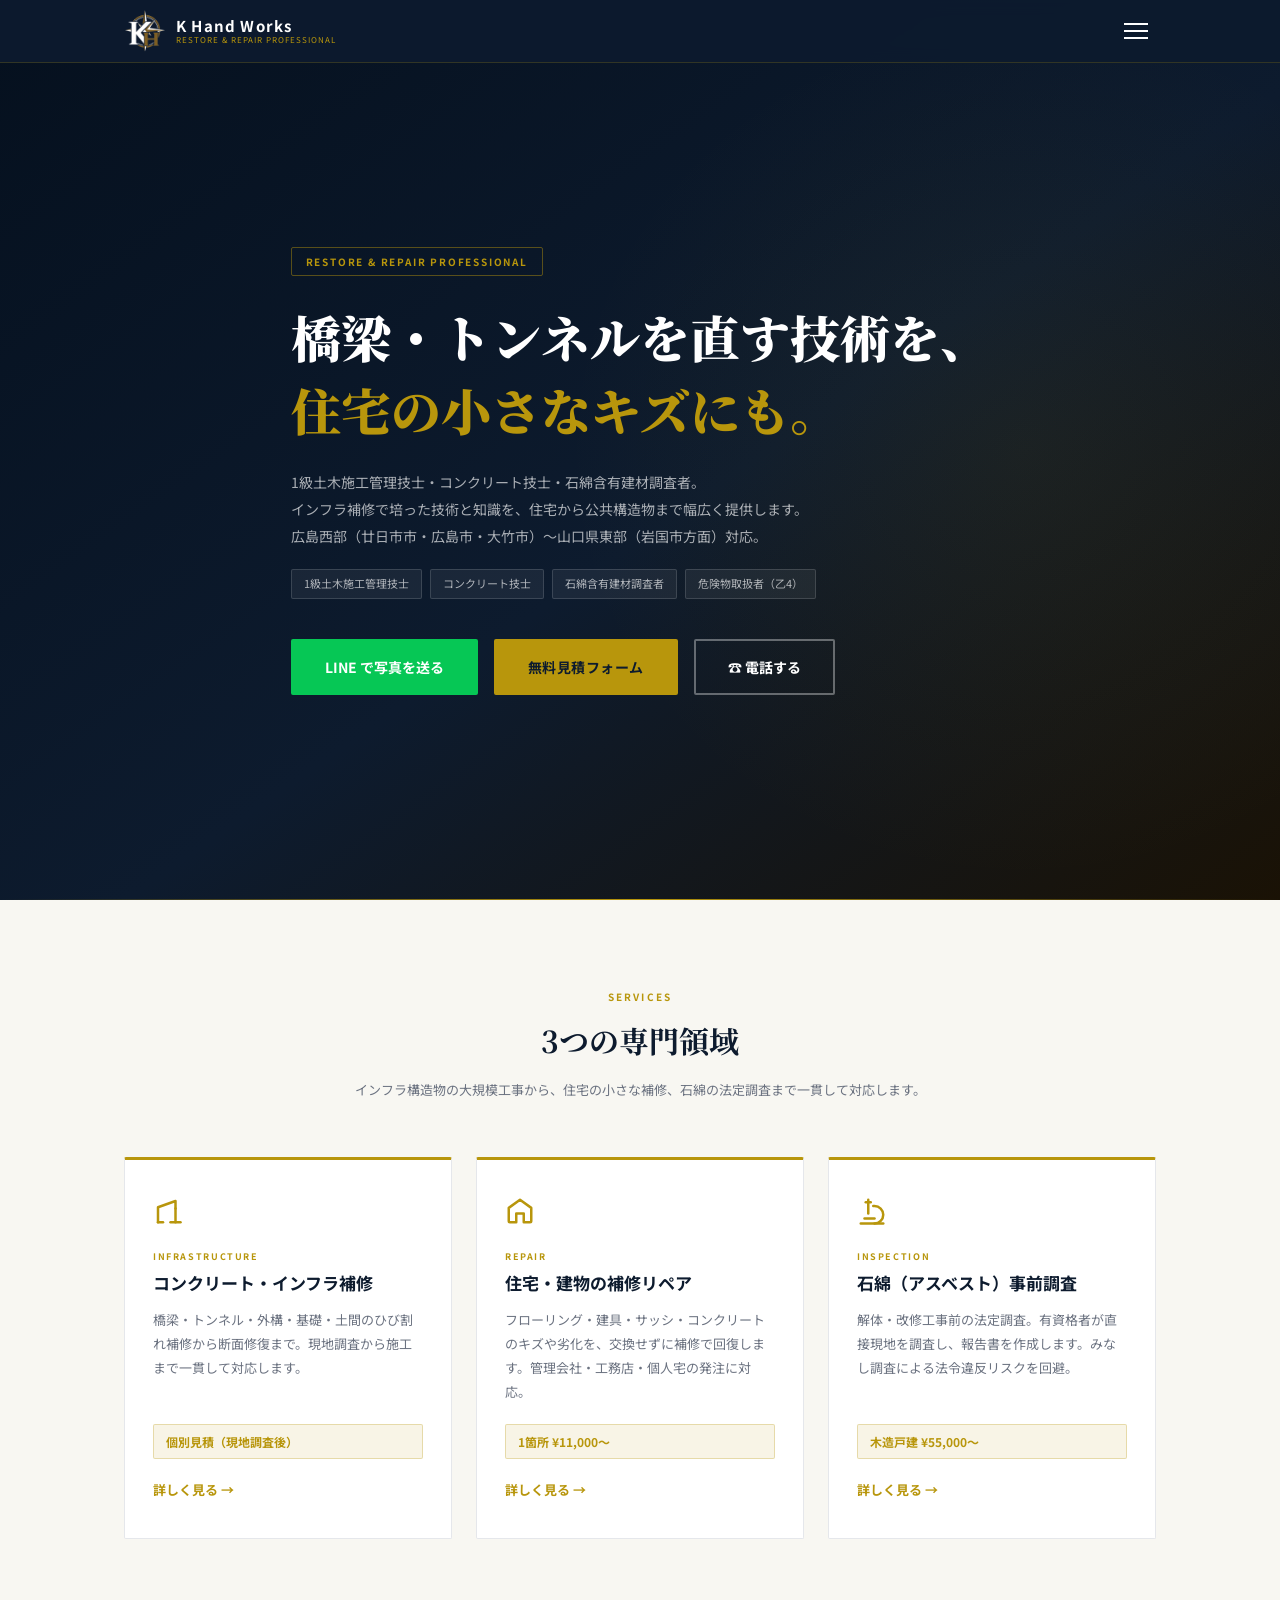
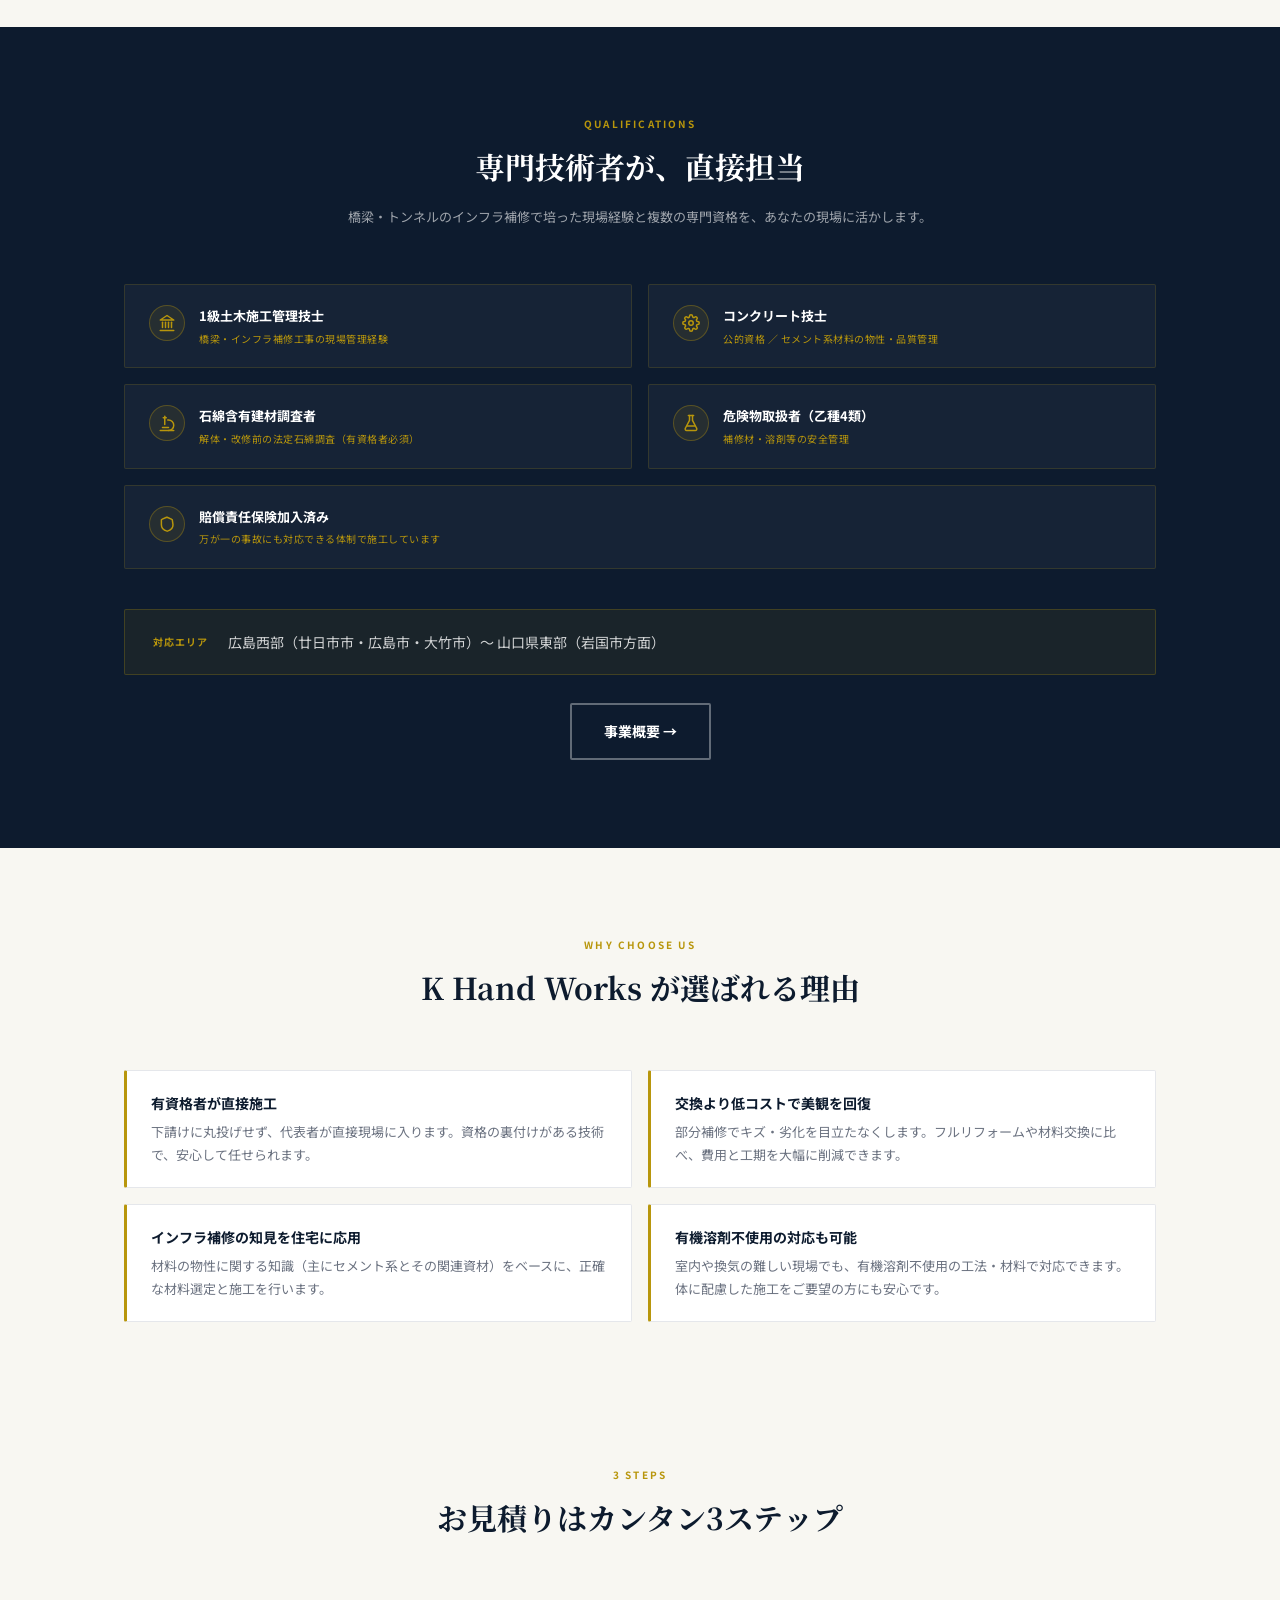
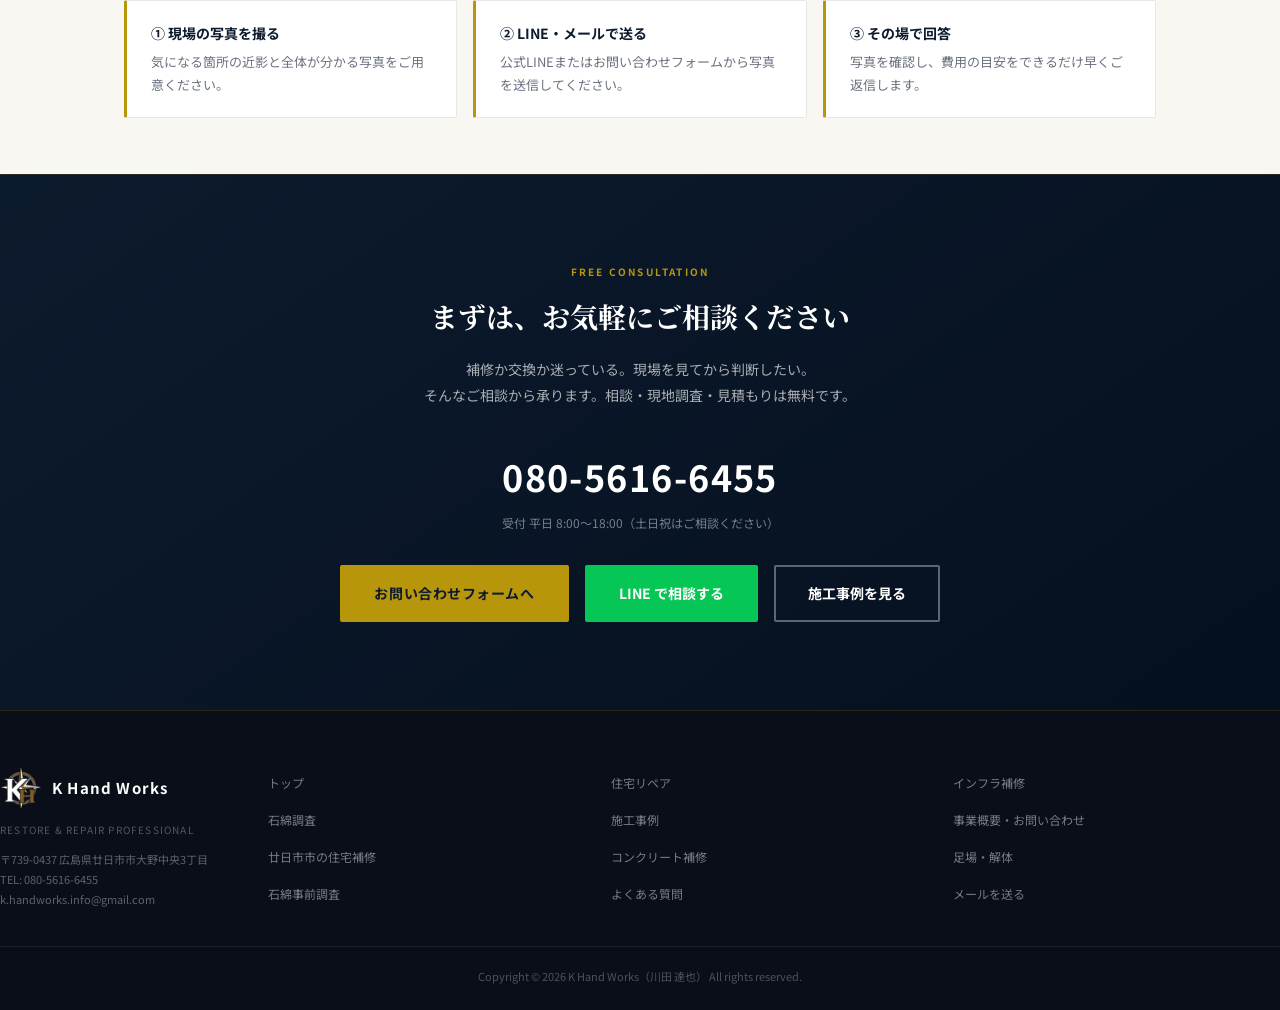
<file: index.html>
<!DOCTYPE html>
<html lang="ja">
<head>
  <meta charset="UTF-8">
  <meta name="viewport" content="width=device-width, initial-scale=1.0">
  <title>K Hand Works｜住宅リペア・コンクリート補修・石綿調査｜広島西部〜山口東部</title>
  <meta name="description" content="1級土木施工管理技士・コンクリート技士・石綿含有建材調査者が手がける補修・調査の専門事業所。住宅リペアから橋梁・インフラ補修、石綿事前調査まで。広島西部〜山口東部対応。">
  <link rel="preconnect" href="https://fonts.googleapis.com">
  <link rel="preconnect" href="https://fonts.gstatic.com" crossorigin>
  <link href="https://fonts.googleapis.com/css2?family=Noto+Sans+JP:wght@400;500;700;900&family=Noto+Serif+JP:wght@700;900&display=swap" rel="stylesheet">
  <link rel="stylesheet" href="css/style.css?v=2">
  <link rel="icon" href="images/favicon.ico" sizes="any">
  <link rel="apple-touch-icon" href="images/apple-touch-icon.png">
  <link rel="canonical" href="https://k-handworks.com/">
  <meta property="og:type" content="website">
  <meta property="og:site_name" content="K Hand Works">
  <meta property="og:title" content="K Hand Works｜住宅リペア・コンクリート補修・石綿調査｜広島西部〜山口東部">
  <meta property="og:description" content="1級土木施工管理技士・コンクリート技士・石綿含有建材調査者が手がける補修・調査の専門事業所。住宅リペアから橋梁・インフラ補修、石綿事前調査まで。広島西部〜山口東部対応。">
  <meta property="og:url" content="https://k-handworks.com/">
  <meta property="og:image" content="https://k-handworks.com/images/og-image.png">
  <meta name="twitter:card" content="summary_large_image">
  <script type="application/ld+json">
  {
    "@context": "https://schema.org",
    "@type": "HomeAndConstructionBusiness",
    "name": "K Hand Works",
    "image": "https://k-handworks.com/images/og-image.png",
    "telephone": "080-5616-6455",
    "email": "k.handworks.info@gmail.com",
    "address": {
      "@type": "PostalAddress",
      "streetAddress": "大野中央3丁目",
      "addressLocality": "廿日市市",
      "addressRegion": "広島県",
      "postalCode": "739-0437",
      "addressCountry": "JP"
    },
    "areaServed": ["廿日市市", "広島市", "大竹市", "岩国市"],
    "url": "https://k-handworks.com/",
    "description": "1級土木施工管理技士・コンクリート技士・石綿含有建材調査者が手がける住宅リペア・コンクリート補修・石綿事前調査の専門事業所。",
    "priceRange": "¥¥",
    "openingHours": "Mo-Fr 08:00-18:00"
  }
  </script>
  <!-- Cloudflare Web Analytics --><script type='module' src='https://static.cloudflareinsights.com/beacon.min.js' data-cf-beacon='{"token": "dab563281a8d43aa8a9fe3af16497d4e"}'></script><!-- End Cloudflare Web Analytics -->
  <!-- Google tag (gtag.js) -->
  <script async src="https://www.googletagmanager.com/gtag/js?id=G-B7Q6BFXT55"></script>
  <script>
    window.dataLayer = window.dataLayer || [];
    function gtag(){dataLayer.push(arguments);}
    gtag('js', new Date());
    gtag('config', 'G-B7Q6BFXT55');
  </script>
</head>
<body>

  <!-- HEADER -->
  <header id="header">
    <div class="header-inner">
      <a href="index.html" class="header-logo">
        <div class="logo-mark"><img src="images/logo-mark-header.png" alt="K Hand Works" loading="lazy"></div>
        <div class="logo-text">
          <span class="logo-name">K Hand Works</span>
          <span class="logo-sub">Restore &amp; Repair Professional</span>
        </div>
      </a>
      <button class="hamburger" aria-label="メニューを開く">
        <span></span><span></span><span></span>
      </button>
    </div>
  </header>

  <div class="overlay"></div>

  <nav class="nav-drawer" aria-label="サイトナビゲーション">
    <ul>
      <li><a href="index.html" class="active">トップ</a></li>
      <li><a href="service-repair.html">住宅リペア</a></li>
      <li><a href="service-infra.html">コンクリート・インフラ補修</a></li>
      <li><a href="service-asbestos.html">石綿（アスベスト）調査</a></li>
      <li><a href="works.html">施工事例</a></li>
      <li><a href="contact.html">事業概要・お問い合わせ</a></li>
    </ul>
    <div class="drawer-contact">
      <a href="tel:080-5616-6455" class="drawer-tel">080-5616-6455</a>
      <span class="drawer-mail">k.handworks.info@gmail.com</span>
      <span style="font-size:11px;color:rgba(255,255,255,0.4);">受付 平日 8:00〜18:00</span>
    </div>
  </nav>

  <!-- HERO -->
  <section class="hero">
    <div class="hero-inner">
      <div class="hero-badge">Restore &amp; Repair Professional</div>
      <h1>橋梁・トンネルを直す技術を、<br><em>住宅の小さなキズにも。</em></h1>
      <p class="hero-sub">
        1級土木施工管理技士・コンクリート技士・石綿含有建材調査者。<br>
        インフラ補修で培った技術と知識を、住宅から公共構造物まで幅広く提供します。<br>
        広島西部（廿日市市・広島市・大竹市）〜山口県東部（岩国市方面）対応。
      </p>
      <div class="hero-certs">
        <span class="cert-tag">1級土木施工管理技士</span>
        <span class="cert-tag">コンクリート技士</span>
        <span class="cert-tag">石綿含有建材調査者</span>
        <span class="cert-tag">危険物取扱者（乙4）</span>
      </div>
      <div class="hero-btns">
        <a href="https://line.me/R/ti/p/@508xtqzg" class="btn-line" target="_blank" rel="noopener">LINE で写真を送る</a>
        <a href="contact.html" class="btn-primary">無料見積フォーム</a>
        <a href="tel:080-5616-6455" class="btn-outline">☎ 電話する</a>
      </div>
    </div>
  </section>

  <!-- 3事業 HUB -->
  <section class="section-hub">
    <div class="inner">
      <div class="section-heading">
        <span class="en">Services</span>
        <h2>3つの専門領域</h2>
        <p class="desc">インフラ構造物の大規模工事から、住宅の小さな補修、石綿の法定調査まで一貫して対応します。</p>
      </div>
      <div class="hub-grid">

        <a href="service-infra.html" class="hub-card">
          <div class="hub-icon"><svg viewBox="0 0 24 24" fill="none" stroke="currentColor" stroke-width="2" stroke-linecap="round" stroke-linejoin="round"><path d="M4 21V9l14-5v6"/><path d="M18 10v11"/><path d="M14 21h8"/><path d="M4 21h4"/></svg></div>
          <div class="hub-en">Infrastructure</div>
          <h3>コンクリート・インフラ補修</h3>
          <p>橋梁・トンネル・外構・基礎・土間のひび割れ補修から断面修復まで。現地調査から施工まで一貫して対応します。</p>
          <div class="hub-price">個別見積（現地調査後）</div>
          <span class="hub-link">詳しく見る →</span>
        </a>

        <a href="service-repair.html" class="hub-card">
          <div class="hub-icon"><svg viewBox="0 0 24 24" fill="none" stroke="currentColor" stroke-width="2" stroke-linecap="round" stroke-linejoin="round"><path d="M3 9.5 12 3l9 6.5V20a1 1 0 0 1-1 1h-5v-7H9v7H4a1 1 0 0 1-1-1z"/></svg></div>
          <div class="hub-en">Repair</div>
          <h3>住宅・建物の補修リペア</h3>
          <p>フローリング・建具・サッシ・コンクリートのキズや劣化を、交換せずに補修で回復します。管理会社・工務店・個人宅の発注に対応。</p>
          <div class="hub-price">1箇所 ¥11,000〜</div>
          <span class="hub-link">詳しく見る →</span>
        </a>

        <a href="service-asbestos.html" class="hub-card">
          <div class="hub-icon"><svg viewBox="0 0 24 24" fill="none" stroke="currentColor" stroke-width="2" stroke-linecap="round" stroke-linejoin="round"><path d="M6 18h8"/><path d="M3 22h18"/><path d="M14 22a7 7 0 1 0 0-14h-1"/><path d="M9 14V3"/><path d="M7 5h4"/></svg></div>
          <div class="hub-en">Inspection</div>
          <h3>石綿（アスベスト）事前調査</h3>
          <p>解体・改修工事前の法定調査。有資格者が直接現地を調査し、報告書を作成します。みなし調査による法令違反リスクを回避。</p>
          <div class="hub-price">木造戸建 ¥55,000〜</div>
          <span class="hub-link">詳しく見る →</span>
        </a>

      </div>
    </div>
  </section>

  <!-- 資格・信頼の土台 -->
  <section class="section-trust">
    <div class="inner trust-inner">
      <div class="section-heading light">
        <span class="en">Qualifications</span>
        <h2>専門技術者が、直接担当</h2>
        <p class="desc">橋梁・トンネルのインフラ補修で培った現場経験と複数の専門資格を、あなたの現場に活かします。</p>
      </div>
      <div class="trust-grid">
        <div class="trust-item">
          <div class="trust-icon"><svg viewBox="0 0 24 24" fill="none" stroke="currentColor" stroke-width="2" stroke-linecap="round" stroke-linejoin="round"><line x1="3" y1="22" x2="21" y2="22"/><line x1="6" y1="18" x2="6" y2="11"/><line x1="10" y1="18" x2="10" y2="11"/><line x1="14" y1="18" x2="14" y2="11"/><line x1="18" y1="18" x2="18" y2="11"/><polygon points="12 2 21 8 3 8"/></svg></div>
          <div>
            <div class="trust-name">1級土木施工管理技士</div>
            <div class="trust-cat">橋梁・インフラ補修工事の現場管理経験</div>
          </div>
        </div>
        <div class="trust-item">
          <div class="trust-icon"><svg viewBox="0 0 24 24" fill="none" stroke="currentColor" stroke-width="2" stroke-linecap="round" stroke-linejoin="round"><circle cx="12" cy="12" r="3"/><path d="M19.4 15a1.65 1.65 0 0 0 .33 1.82l.06.06a2 2 0 1 1-2.83 2.83l-.06-.06a1.65 1.65 0 0 0-1.82-.33 1.65 1.65 0 0 0-1 1.51V21a2 2 0 0 1-4 0v-.09A1.65 1.65 0 0 0 9 19.4a1.65 1.65 0 0 0-1.82.33l-.06.06a2 2 0 1 1-2.83-2.83l.06-.06a1.65 1.65 0 0 0 .33-1.82 1.65 1.65 0 0 0-1.51-1H3a2 2 0 0 1 0-4h.09A1.65 1.65 0 0 0 4.6 9a1.65 1.65 0 0 0-.33-1.82l-.06-.06a2 2 0 1 1 2.83-2.83l.06.06a1.65 1.65 0 0 0 1.82.33H9a1.65 1.65 0 0 0 1-1.51V3a2 2 0 0 1 4 0v.09a1.65 1.65 0 0 0 1 1.51 1.65 1.65 0 0 0 1.82-.33l.06-.06a2 2 0 1 1 2.83 2.83l-.06.06a1.65 1.65 0 0 0-.33 1.82V9a1.65 1.65 0 0 0 1.51 1H21a2 2 0 0 1 0 4h-.09a1.65 1.65 0 0 0-1.51 1z"/></svg></div>
          <div>
            <div class="trust-name">コンクリート技士</div>
            <div class="trust-cat">公的資格 ／ セメント系材料の物性・品質管理</div>
          </div>
        </div>
        <div class="trust-item">
          <div class="trust-icon"><svg viewBox="0 0 24 24" fill="none" stroke="currentColor" stroke-width="2" stroke-linecap="round" stroke-linejoin="round"><path d="M6 18h8"/><path d="M3 22h18"/><path d="M14 22a7 7 0 1 0 0-14h-1"/><path d="M9 14V3"/><path d="M7 5h4"/></svg></div>
          <div>
            <div class="trust-name">石綿含有建材調査者</div>
            <div class="trust-cat">解体・改修前の法定石綿調査（有資格者必須）</div>
          </div>
        </div>
        <div class="trust-item">
          <div class="trust-icon"><svg viewBox="0 0 24 24" fill="none" stroke="currentColor" stroke-width="2" stroke-linecap="round" stroke-linejoin="round"><path d="M10 2v6.5L4.5 19a2 2 0 0 0 1.8 3h11.4a2 2 0 0 0 1.8-3L14 8.5V2"/><path d="M8.5 2h7"/><path d="M7 16h10"/></svg></div>
          <div>
            <div class="trust-name">危険物取扱者（乙種4類）</div>
            <div class="trust-cat">補修材・溶剤等の安全管理</div>
          </div>
        </div>
        <div class="trust-item trust-item-full">
          <div class="trust-icon"><svg viewBox="0 0 24 24" fill="none" stroke="currentColor" stroke-width="2" stroke-linecap="round" stroke-linejoin="round"><path d="M20 13c0 5-3.5 7.5-7.5 8.5-.17.05-.33.05-.5 0C8 20.5 4.5 18 4.5 13V6.75c0-.4.24-.75.6-.9L11.4 3a1 1 0 0 1 .8 0l6.3 2.85c.36.15.6.5.6.9Z"/></svg></div>
          <div>
            <div class="trust-name">賠償責任保険加入済み</div>
            <div class="trust-cat">万が一の事故にも対応できる体制で施工しています</div>
          </div>
        </div>
      </div>
      <div class="area-strip">
        <span class="area-label">対応エリア</span>
        <span class="area-text">広島西部（廿日市市・広島市・大竹市）〜 山口県東部（岩国市方面）</span>
      </div>
      <div style="text-align:center;margin-top:28px;">
        <a href="contact.html" class="btn-outline">事業概要 →</a>
      </div>
    </div>
  </section>

  <!-- 選ばれる理由 -->
  <section class="section bg-light">
    <div class="inner">
      <div class="section-heading">
        <span class="en">Why Choose Us</span>
        <h2>K Hand Works が選ばれる理由</h2>
      </div>
      <div class="service-menu">
        <div class="service-item">
          <h3>有資格者が直接施工</h3>
          <p>下請けに丸投げせず、代表者が直接現場に入ります。資格の裏付けがある技術で、安心して任せられます。</p>
        </div>
        <div class="service-item">
          <h3>交換より低コストで美観を回復</h3>
          <p>部分補修でキズ・劣化を目立たなくします。フルリフォームや材料交換に比べ、費用と工期を大幅に削減できます。</p>
        </div>
        <div class="service-item">
          <h3>インフラ補修の知見を住宅に応用</h3>
          <p>材料の物性に関する知識（主にセメント系とその関連資材）をベースに、正確な材料選定と施工を行います。</p>
        </div>
        <div class="service-item">
          <h3>有機溶剤不使用の対応も可能</h3>
          <p>室内や換気の難しい現場でも、有機溶剤不使用の工法・材料で対応できます。体に配慮した施工をご要望の方にも安心です。</p>
        </div>
      </div>
    </div>
  </section>

  <!-- 3ステップ -->
  <section class="section bg-light" style="padding:56px 0;">
    <div class="inner">
      <div class="section-heading">
        <span class="en">3 Steps</span>
        <h2>お見積りはカンタン3ステップ</h2>
      </div>
      <div class="service-menu service-menu-3col">
        <div class="service-item">
          <h3>① 現場の写真を撮る</h3>
          <p>気になる箇所の近影と全体が分かる写真をご用意ください。</p>
        </div>
        <div class="service-item">
          <h3>② LINE・メールで送る</h3>
          <p>公式LINEまたはお問い合わせフォームから写真を送信してください。</p>
        </div>
        <div class="service-item">
          <h3>③ その場で回答</h3>
          <p>写真を確認し、費用の目安をできるだけ早くご返信します。</p>
        </div>
      </div>
    </div>
  </section>

  <!-- CTA -->
  <section class="section-cta">
    <div class="inner">
      <p class="cta-sub">Free Consultation</p>
      <h2>まずは、お気軽にご相談ください</h2>
      <p class="cta-text">
        補修か交換か迷っている。現場を見てから判断したい。<br>
        そんなご相談から承ります。相談・現地調査・見積もりは無料です。
      </p>
      <a href="tel:080-5616-6455" class="cta-tel">080-5616-6455</a>
      <div class="cta-hours">受付 平日 8:00〜18:00（土日祝はご相談ください）</div>
      <div class="cta-btns">
        <a href="contact.html" class="btn-primary">お問い合わせフォームへ</a>
        <a href="contact.html#line" class="btn-line">LINE で相談する</a>
        <a href="works.html" class="btn-outline">施工事例を見る</a>
      </div>
    </div>
  </section>

  <!-- FOOTER -->
  <footer>
    <div class="footer-inner">
      <div class="footer-top">
        <div class="footer-brand">
          <div class="footer-logo-mark">
            <div class="logo-mark"><img src="images/logo-mark-header.png" alt="K Hand Works" loading="lazy"></div>
            <span class="logo-name">K Hand Works</span>
          </div>
          <div class="footer-tagline">Restore &amp; Repair Professional</div>
          <div style="margin-top:12px;font-size:11px;color:rgba(255,255,255,0.35);line-height:1.8;">
            〒739-0437 広島県廿日市市大野中央3丁目<br>
            TEL: 080-5616-6455<br>
            k.handworks.info@gmail.com
          </div>
        </div>
        <nav class="footer-nav-grid">
          <a href="index.html">トップ</a>
          <a href="service-repair.html">住宅リペア</a>
          <a href="service-infra.html">インフラ補修</a>
          <a href="service-asbestos.html">石綿調査</a>
          <a href="works.html">施工事例</a>
          <a href="contact.html">事業概要・お問い合わせ</a>
          <a href="juutaku-hoshu.html">廿日市市の住宅補修</a>
          <a href="concrete-hoshu.html">コンクリート補修</a>
          <a href="ashiba-kaitai.html">足場・解体</a>
          <a href="asbestos-chousa.html">石綿事前調査</a>
          <a href="faq.html">よくある質問</a>
          <a href="mailto:k.handworks.info@gmail.com">メールを送る</a>
        </nav>
      </div>
      <div class="footer-copy">
        Copyright &copy; 2026 K Hand Works（川田 達也） All rights reserved.
      </div>
    </div>
  </footer>

  <a href="#" class="back-to-top" aria-label="ページトップへ戻る">
    <span class="arrow">↑</span>
    <span>TOP</span>
  </a>

  <div class="mobile-sticky-bar">
    <a href="tel:080-5616-6455" class="msb-btn msb-tel">☎ 電話</a>
    <a href="https://line.me/R/ti/p/@508xtqzg" class="msb-btn msb-line" target="_blank" rel="noopener">LINE</a>
  </div>

  <script src="js/main.js"></script>
</body>
</html>
</file>
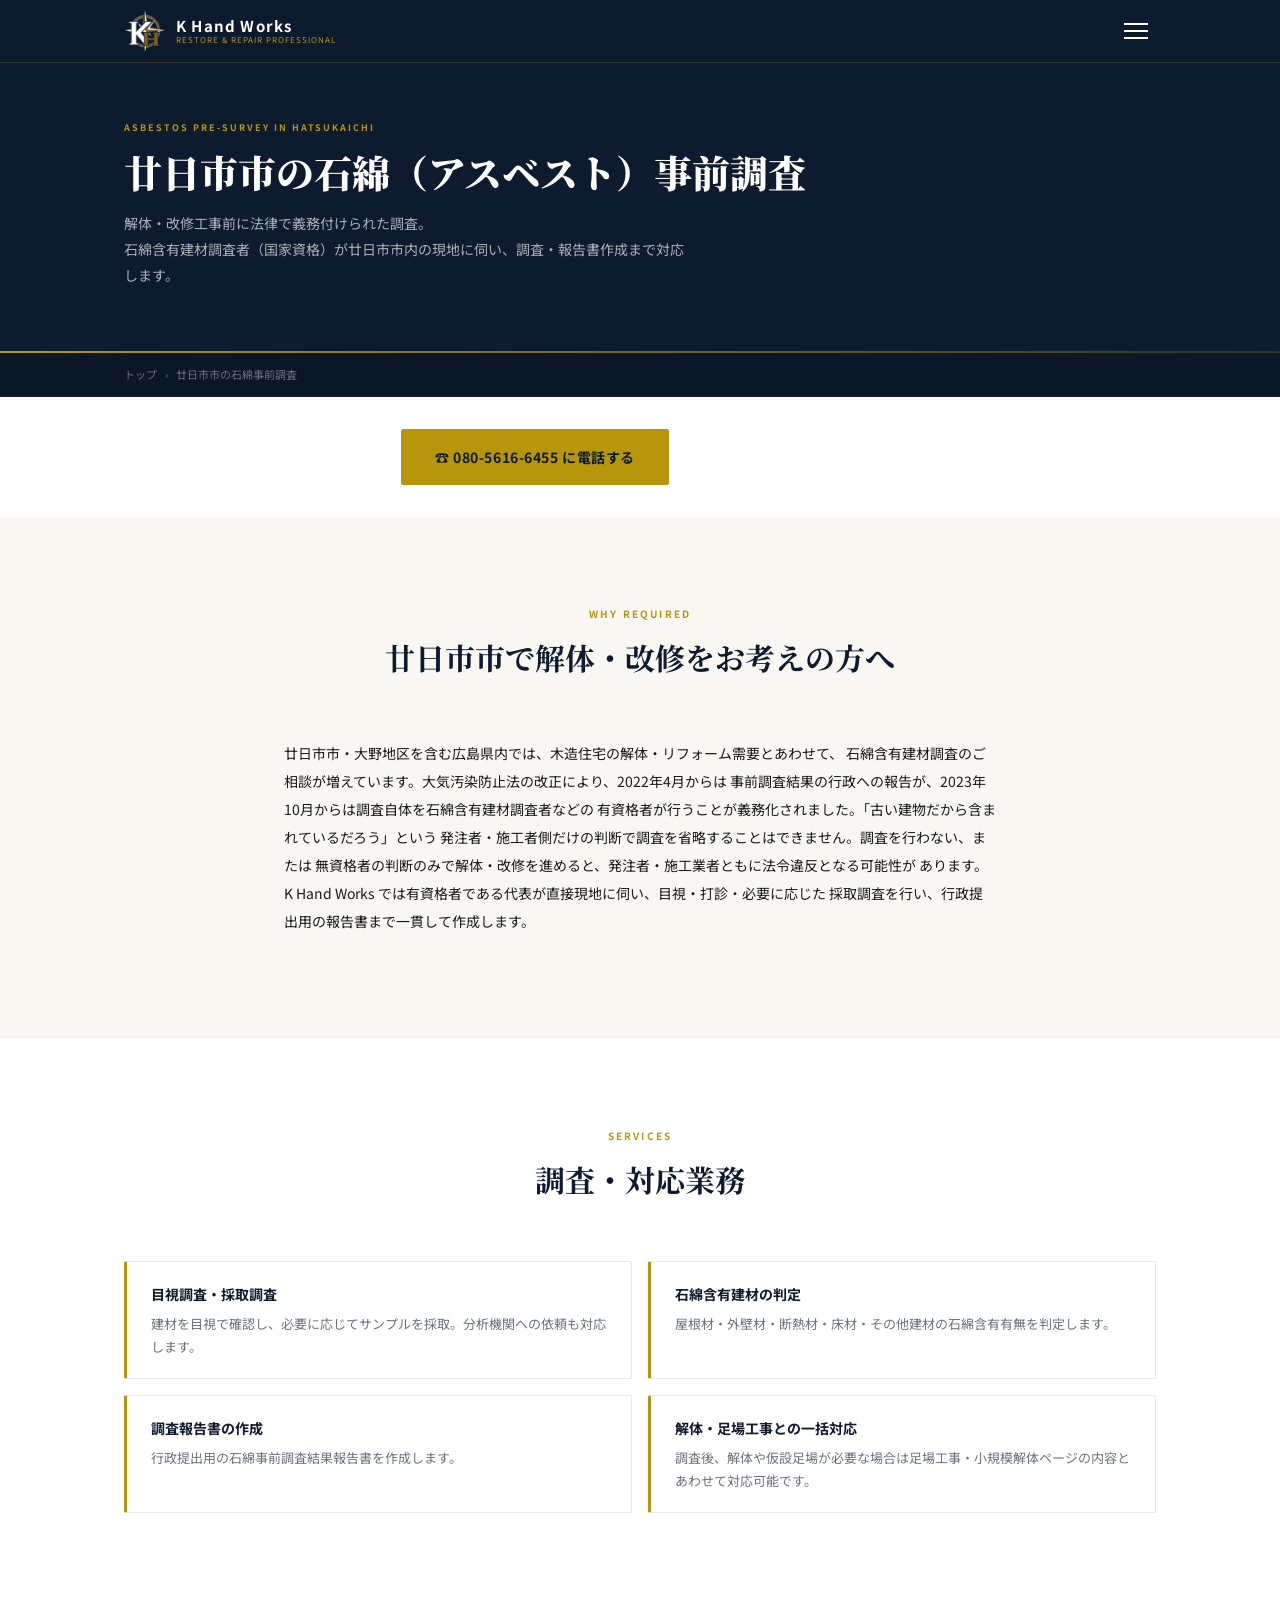
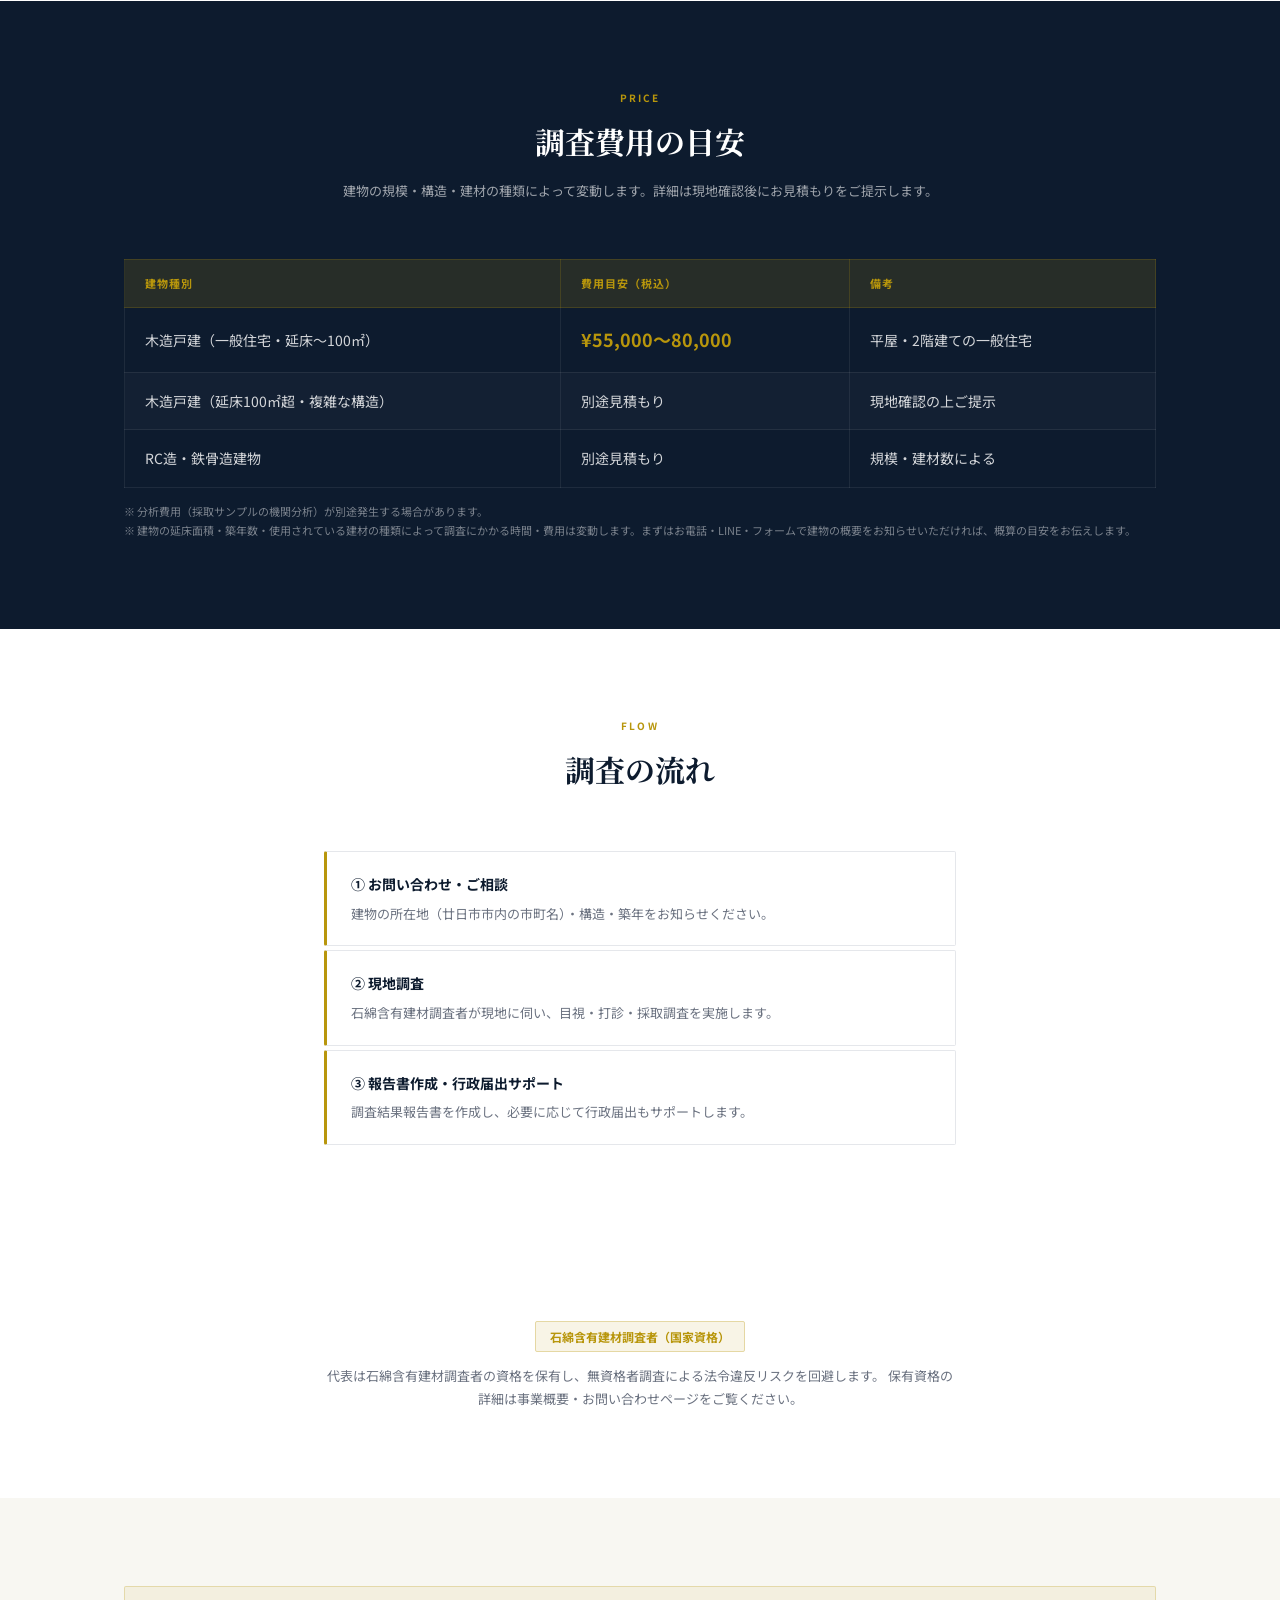
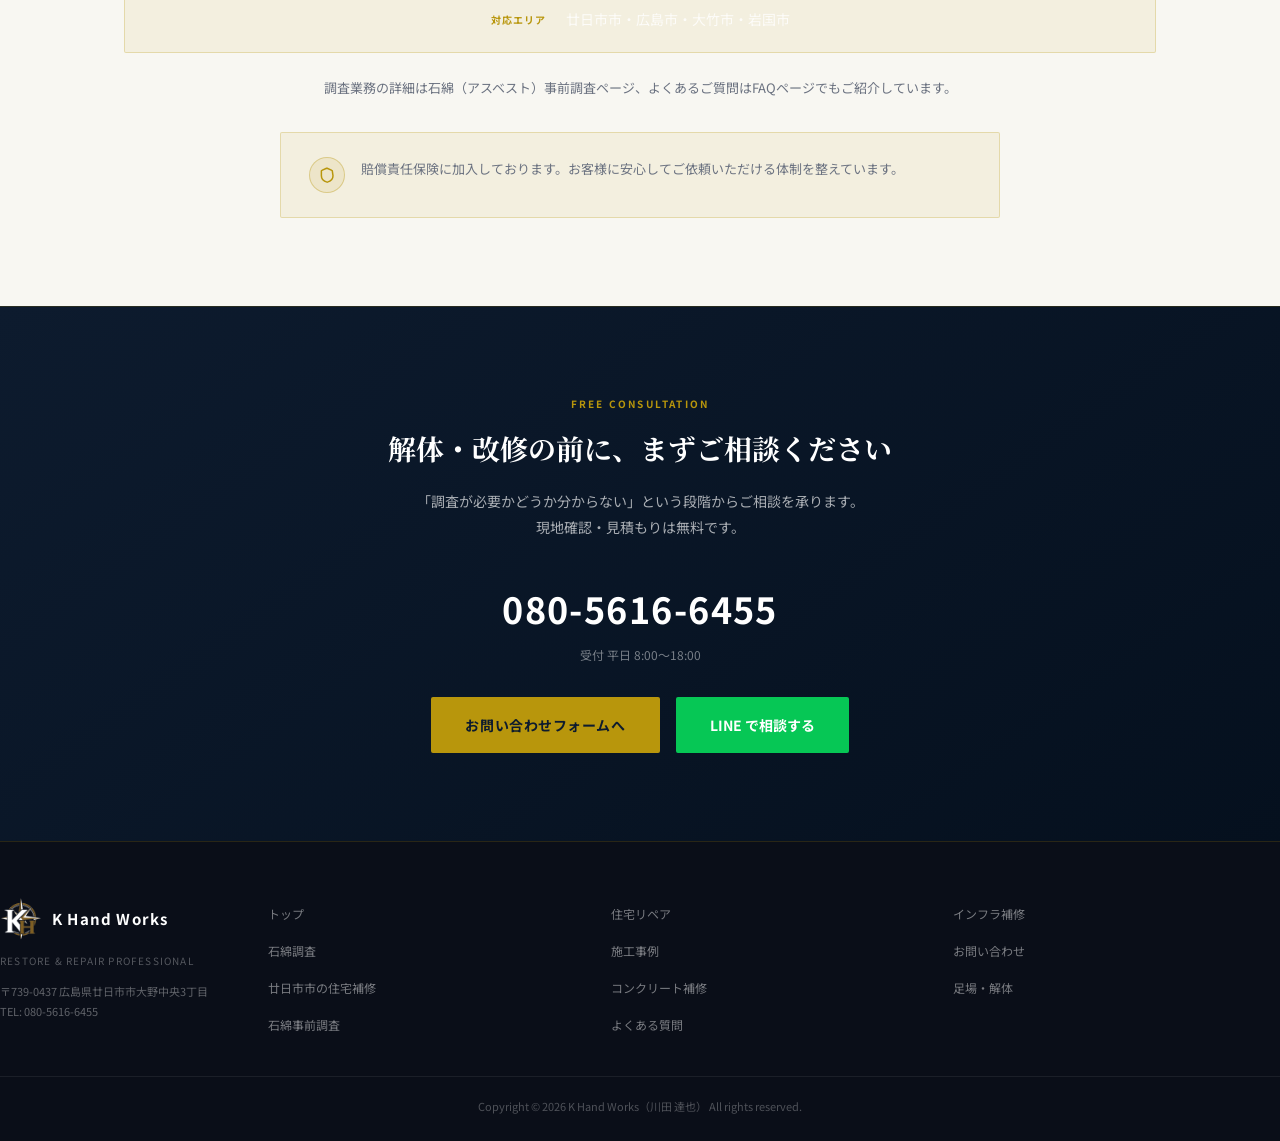
<file: asbestos-chousa.html>
<!DOCTYPE html>
<html lang="ja">
<head>
  <meta charset="UTF-8">
  <meta name="viewport" content="width=device-width, initial-scale=1.0">
  <title>廿日市市の石綿事前調査｜K Hand Works</title>
  <meta name="description" content="廿日市市・広島県内の解体・改修前の石綿事前調査。石綿含有建材調査者（国家資格）が現地調査・報告書作成まで対応。木造戸建¥55,000〜。相談・見積り無料、080-5616-6455まで。">
  <link rel="preconnect" href="https://fonts.googleapis.com">
  <link rel="preconnect" href="https://fonts.gstatic.com" crossorigin>
  <link href="https://fonts.googleapis.com/css2?family=Noto+Sans+JP:wght@400;500;700;900&family=Noto+Serif+JP:wght@700;900&display=swap" rel="stylesheet">
  <link rel="stylesheet" href="css/style.css?v=2">
  <link rel="icon" href="images/favicon.ico" sizes="any">
  <link rel="apple-touch-icon" href="images/apple-touch-icon.png">
  <link rel="canonical" href="https://k-handworks.com/asbestos-chousa.html">
  <meta property="og:type" content="website">
  <meta property="og:site_name" content="K Hand Works">
  <meta property="og:title" content="廿日市市の石綿事前調査｜K Hand Works">
  <meta property="og:description" content="廿日市市・広島県内の解体・改修前の石綿事前調査。石綿含有建材調査者（国家資格）が現地調査・報告書作成まで対応。木造戸建¥55,000〜。相談・見積り無料、080-5616-6455まで。">
  <meta property="og:url" content="https://k-handworks.com/asbestos-chousa.html">
  <meta property="og:image" content="https://k-handworks.com/images/og-image.png">
  <meta name="twitter:card" content="summary_large_image">
  <script type="application/ld+json">
  {
    "@context": "https://schema.org",
    "@type": "HomeAndConstructionBusiness",
    "name": "K Hand Works",
    "image": "https://k-handworks.com/images/og-image.png",
    "telephone": "080-5616-6455",
    "email": "k.handworks.info@gmail.com",
    "address": {
      "@type": "PostalAddress",
      "streetAddress": "大野中央3丁目",
      "addressLocality": "廿日市市",
      "addressRegion": "広島県",
      "postalCode": "739-0437",
      "addressCountry": "JP"
    },
    "areaServed": ["廿日市市", "広島市", "大竹市", "岩国市"],
    "url": "https://k-handworks.com/",
    "priceRange": "¥¥",
    "openingHours": "Mo-Fr 08:00-18:00"
  }
  </script>
  <!-- Cloudflare Web Analytics --><script type='module' src='https://static.cloudflareinsights.com/beacon.min.js' data-cf-beacon='{"token": "dab563281a8d43aa8a9fe3af16497d4e"}'></script><!-- End Cloudflare Web Analytics -->
  <!-- Google tag (gtag.js) -->
  <script async src="https://www.googletagmanager.com/gtag/js?id=G-B7Q6BFXT55"></script>
  <script>
    window.dataLayer = window.dataLayer || [];
    function gtag(){dataLayer.push(arguments);}
    gtag('js', new Date());
    gtag('config', 'G-B7Q6BFXT55');
  </script>
</head>
<body>

  <header id="header">
    <div class="header-inner">
      <a href="index.html" class="header-logo">
        <div class="logo-mark"><img src="images/logo-mark-header.png" alt="K Hand Works" loading="lazy"></div>
        <div class="logo-text">
          <span class="logo-name">K Hand Works</span>
          <span class="logo-sub">Restore &amp; Repair Professional</span>
        </div>
      </a>
      <button class="hamburger" aria-label="メニューを開く"><span></span><span></span><span></span></button>
    </div>
  </header>
  <div class="overlay"></div>
  <nav class="nav-drawer">
    <ul>
      <li><a href="index.html">トップ</a></li>
      <li><a href="service-repair.html">住宅リペア</a></li>
      <li><a href="service-infra.html">コンクリート・インフラ補修</a></li>
      <li><a href="service-asbestos.html">石綿（アスベスト）調査</a></li>
      <li><a href="works.html">施工事例</a></li>
      <li><a href="contact.html">事業概要・お問い合わせ</a></li>
    </ul>
    <div class="drawer-contact">
      <a href="tel:080-5616-6455" class="drawer-tel">080-5616-6455</a>
      <span class="drawer-mail">k.handworks.info@gmail.com</span>
    </div>
  </nav>

  <!-- PAGE HERO -->
  <section class="page-hero">
    <div class="inner page-hero-inner">
      <span class="en-label">Asbestos Pre-Survey in Hatsukaichi</span>
      <h1>廿日市市の石綿（アスベスト）事前調査</h1>
      <p class="page-desc">
        解体・改修工事前に法律で義務付けられた調査。<br>
        石綿含有建材調査者（国家資格）が廿日市市内の現地に伺い、調査・報告書作成まで対応します。
      </p>
    </div>
  </section>
  <div class="breadcrumb">
    <div class="inner"><a href="index.html">トップ</a><span>›</span>廿日市市の石綿事前調査</div>
  </div>

  <!-- ファーストビュー導線 -->
  <section class="section" style="padding:32px 0;">
    <div class="inner" style="display:flex;gap:16px;flex-wrap:wrap;align-items:center;justify-content:center;">
      <a href="tel:080-5616-6455" class="btn-primary">☎ 080-5616-6455 に電話する</a>
      <a href="contact.html" class="btn-outline">無料見積フォームへ</a>
    </div>
  </section>

  <!-- なぜ必要か -->
  <section class="section bg-light">
    <div class="inner" style="max-width:760px;">
      <div class="section-heading">
        <span class="en">Why Required</span>
        <h2>廿日市市で解体・改修をお考えの方へ</h2>
      </div>
      <p style="font-size:14px;line-height:2;color:var(--text);margin-bottom:16px;">
        廿日市市・大野地区を含む広島県内では、木造住宅の解体・リフォーム需要とあわせて、
        石綿含有建材調査のご相談が増えています。大気汚染防止法の改正により、2022年4月からは
        事前調査結果の行政への報告が、2023年10月からは調査自体を石綿含有建材調査者などの
        有資格者が行うことが義務化されました。「古い建物だから含まれているだろう」という
        発注者・施工者側だけの判断で調査を省略することはできません。調査を行わない、または
        無資格者の判断のみで解体・改修を進めると、発注者・施工業者ともに法令違反となる可能性が
        あります。K Hand Works では有資格者である代表が直接現地に伺い、目視・打診・必要に応じた
        採取調査を行い、行政提出用の報告書まで一貫して作成します。
      </p>
    </div>
  </section>

  <!-- 対応業務 -->
  <section class="section">
    <div class="inner">
      <div class="section-heading">
        <span class="en">Services</span>
        <h2>調査・対応業務</h2>
      </div>
      <div class="service-menu">
        <div class="service-item">
          <h3>目視調査・採取調査</h3>
          <p>建材を目視で確認し、必要に応じてサンプルを採取。分析機関への依頼も対応します。</p>
        </div>
        <div class="service-item">
          <h3>石綿含有建材の判定</h3>
          <p>屋根材・外壁材・断熱材・床材・その他建材の石綿含有有無を判定します。</p>
        </div>
        <div class="service-item">
          <h3>調査報告書の作成</h3>
          <p>行政提出用の石綿事前調査結果報告書を作成します。</p>
        </div>
        <div class="service-item">
          <h3>解体・足場工事との一括対応</h3>
          <p>調査後、解体や仮設足場が必要な場合は<a href="ashiba-kaitai.html">足場工事・小規模解体ページ</a>の内容とあわせて対応可能です。</p>
        </div>
      </div>
    </div>
  </section>

  <!-- 料金 -->
  <section class="price-section">
    <div class="inner">
      <div class="section-heading light">
        <span class="en">Price</span>
        <h2>調査費用の目安</h2>
        <p class="desc">建物の規模・構造・建材の種類によって変動します。詳細は現地確認後にお見積もりをご提示します。</p>
      </div>
      <div class="price-wrap">
        <table class="price-table">
          <thead>
            <tr>
              <th>建物種別</th>
              <th>費用目安（税込）</th>
              <th>備考</th>
            </tr>
          </thead>
          <tbody>
            <tr>
              <td>木造戸建（一般住宅・延床〜100㎡）</td>
              <td><span class="price-num">¥55,000〜80,000</span></td>
              <td>平屋・2階建ての一般住宅</td>
            </tr>
            <tr>
              <td>木造戸建（延床100㎡超・複雑な構造）</td>
              <td>別途見積もり</td>
              <td>現地確認の上ご提示</td>
            </tr>
            <tr>
              <td>RC造・鉄骨造建物</td>
              <td>別途見積もり</td>
              <td>規模・建材数による</td>
            </tr>
          </tbody>
        </table>
      </div>
      <p class="price-note">
        ※ 分析費用（採取サンプルの機関分析）が別途発生する場合があります。<br>
        ※ 建物の延床面積・築年数・使用されている建材の種類によって調査にかかる時間・費用は変動します。まずはお電話・LINE・フォームで建物の概要をお知らせいただければ、概算の目安をお伝えします。
      </p>
    </div>
  </section>

  <!-- 調査の流れ -->
  <section class="section">
    <div class="inner" style="max-width:680px;">
      <div class="section-heading">
        <span class="en">Flow</span>
        <h2>調査の流れ</h2>
      </div>
      <div style="display:flex;flex-direction:column;gap:0;">
        <div class="service-item" style="border-left-color:var(--gold);margin-bottom:4px;">
          <h3>① お問い合わせ・ご相談</h3>
          <p>建物の所在地（廿日市市内の市町名）・構造・築年をお知らせください。</p>
        </div>
        <div class="service-item" style="border-left-color:var(--gold);margin-bottom:4px;">
          <h3>② 現地調査</h3>
          <p>石綿含有建材調査者が現地に伺い、目視・打診・採取調査を実施します。</p>
        </div>
        <div class="service-item" style="border-left-color:var(--gold);">
          <h3>③ 報告書作成・行政届出サポート</h3>
          <p>調査結果報告書を作成し、必要に応じて行政届出もサポートします。</p>
        </div>
      </div>
    </div>
  </section>

  <!-- 資格 -->
  <section class="section">
    <div class="inner" style="max-width:680px;text-align:center;">
      <span class="cert-badge" style="font-size:12px;padding:6px 14px;">石綿含有建材調査者（国家資格）</span>
      <p style="font-size:13px;color:var(--gray);margin-top:16px;">
        代表は石綿含有建材調査者の資格を保有し、無資格者調査による法令違反リスクを回避します。
        保有資格の詳細は<a href="contact.html">事業概要・お問い合わせページ</a>をご覧ください。
      </p>
    </div>
  </section>

  <!-- 対応エリア -->
  <section class="section bg-light">
    <div class="inner" style="text-align:center;">
      <div class="area-strip" style="justify-content:center;">
        <span class="area-label">対応エリア</span>
        <span class="area-text">廿日市市・広島市・大竹市・岩国市</span>
      </div>
      <p style="font-size:13px;color:var(--gray);margin-top:24px;">
        調査業務の詳細は<a href="service-asbestos.html">石綿（アスベスト）事前調査ページ</a>、よくあるご質問は<a href="faq.html">FAQページ</a>でもご紹介しています。
      </p>
      <div class="insurance-strip" style="margin-top:32px;">
        <div class="insurance-icon"><svg viewBox="0 0 24 24" fill="none" stroke="currentColor" stroke-width="2" stroke-linecap="round" stroke-linejoin="round"><path d="M20 13c0 5-3.5 7.5-7.5 8.5-.17.05-.33.05-.5 0C8 20.5 4.5 18 4.5 13V6.75c0-.4.24-.75.6-.9L11.4 3a1 1 0 0 1 .8 0l6.3 2.85c.36.15.6.5.6.9Z"/></svg></div>
        <p class="insurance-text">
          賠償責任保険に加入しております。お客様に安心してご依頼いただける体制を整えています。
        </p>
      </div>
    </div>
  </section>

  <!-- CTA -->
  <section class="section-cta">
    <div class="inner">
      <p class="cta-sub">Free Consultation</p>
      <h2>解体・改修の前に、まずご相談ください</h2>
      <p class="cta-text">
        「調査が必要かどうか分からない」という段階からご相談を承ります。<br>
        現地確認・見積もりは無料です。
      </p>
      <a href="tel:080-5616-6455" class="cta-tel">080-5616-6455</a>
      <div class="cta-hours">受付 平日 8:00〜18:00</div>
      <div class="cta-btns">
        <a href="contact.html" class="btn-primary">お問い合わせフォームへ</a>
        <a href="https://line.me/R/ti/p/@508xtqzg" class="btn-line" target="_blank" rel="noopener">LINE で相談する</a>
      </div>
    </div>
  </section>

  <footer>
    <div class="footer-inner">
      <div class="footer-top">
        <div class="footer-brand">
          <div class="footer-logo-mark">
            <div class="logo-mark"><img src="images/logo-mark-header.png" alt="K Hand Works" loading="lazy"></div>
            <span class="logo-name">K Hand Works</span>
          </div>
          <div class="footer-tagline">Restore &amp; Repair Professional</div>
          <div style="margin-top:12px;font-size:11px;color:rgba(255,255,255,0.35);line-height:1.8;">〒739-0437 広島県廿日市市大野中央3丁目<br>TEL: 080-5616-6455</div>
        </div>
        <nav class="footer-nav-grid">
          <a href="index.html">トップ</a>
          <a href="service-repair.html">住宅リペア</a>
          <a href="service-infra.html">インフラ補修</a>
          <a href="service-asbestos.html">石綿調査</a>
          <a href="works.html">施工事例</a>
          <a href="contact.html">お問い合わせ</a>
          <a href="juutaku-hoshu.html">廿日市市の住宅補修</a>
          <a href="concrete-hoshu.html">コンクリート補修</a>
          <a href="ashiba-kaitai.html">足場・解体</a>
          <a href="asbestos-chousa.html">石綿事前調査</a>
          <a href="faq.html">よくある質問</a>
        </nav>
      </div>
      <div class="footer-copy">Copyright &copy; 2026 K Hand Works（川田 達也） All rights reserved.</div>
    </div>
  </footer>
  <a href="#" class="back-to-top"><span class="arrow">↑</span><span>TOP</span></a>
  <div class="mobile-sticky-bar">
    <a href="tel:080-5616-6455" class="msb-btn msb-tel">☎ 電話</a>
    <a href="https://line.me/R/ti/p/@508xtqzg" class="msb-btn msb-line" target="_blank" rel="noopener">LINE</a>
  </div>
  <script src="js/main.js"></script>
</body>
</html>
</file>
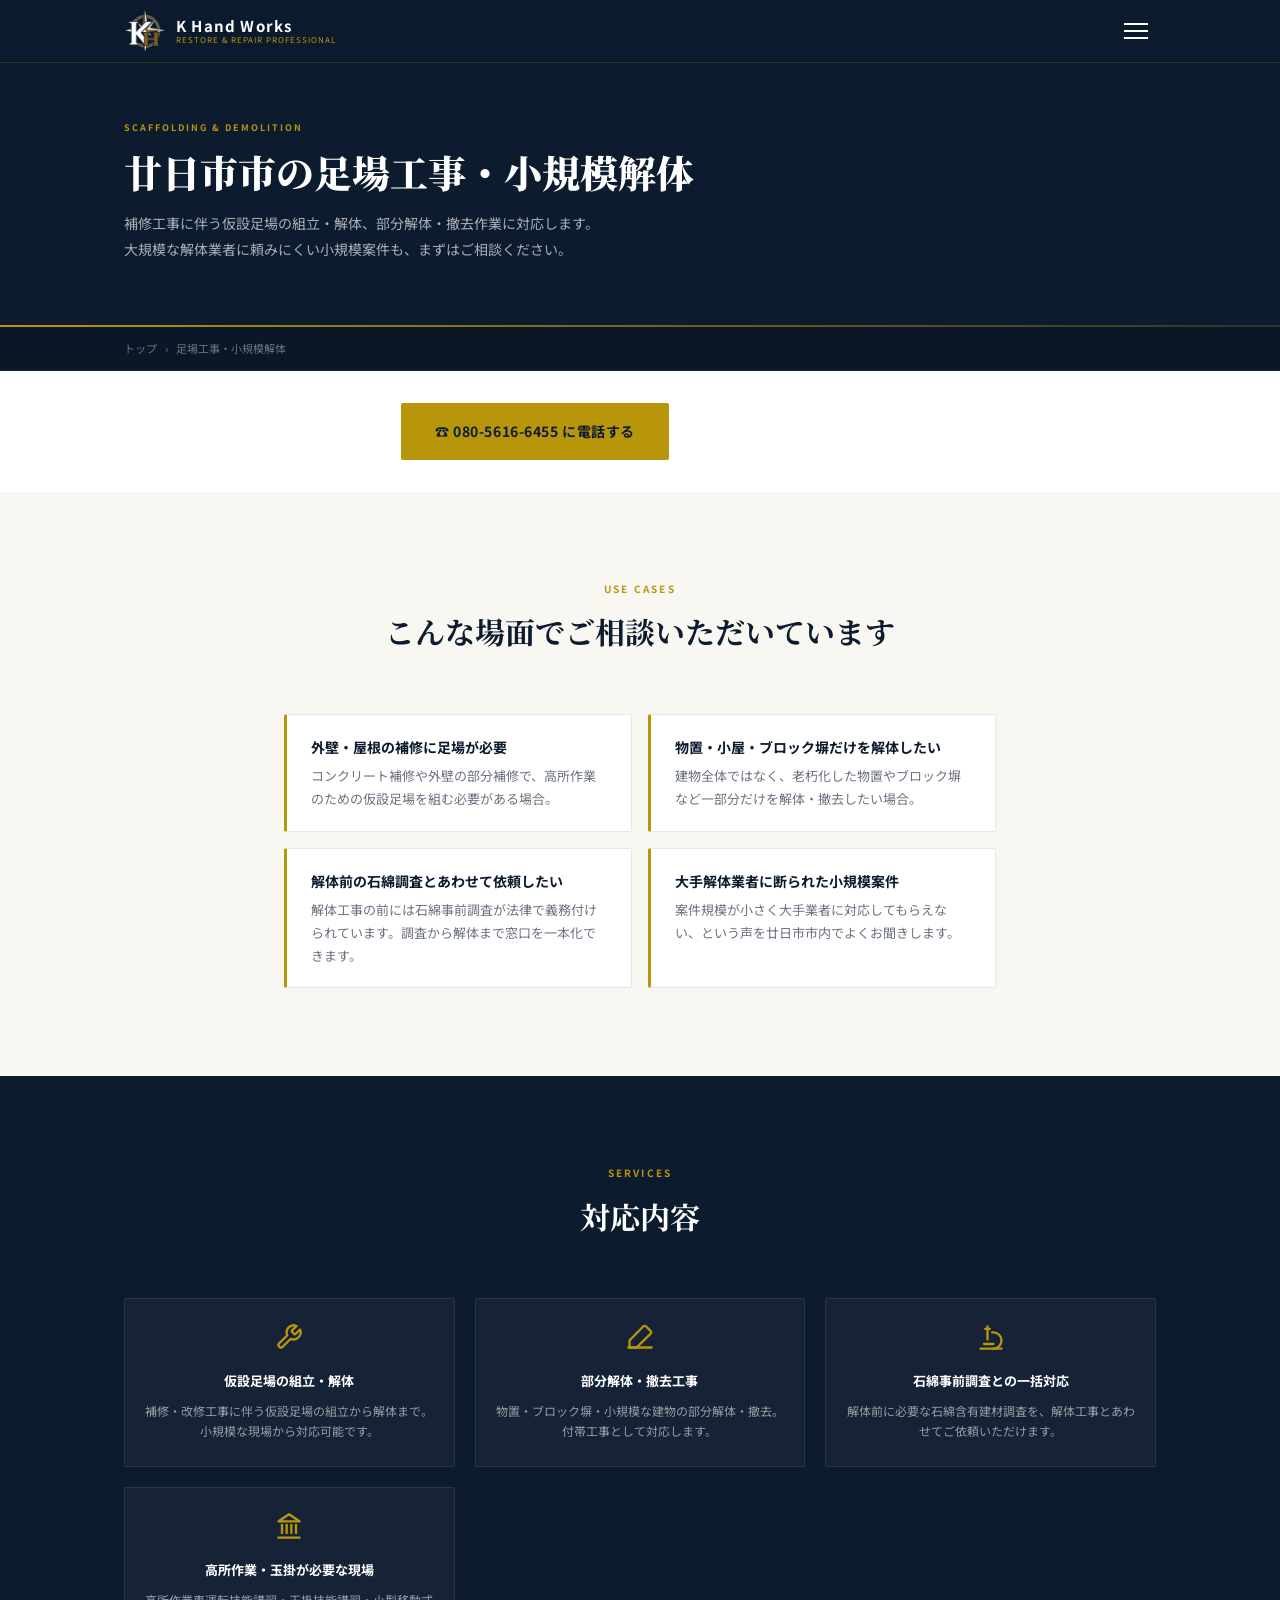
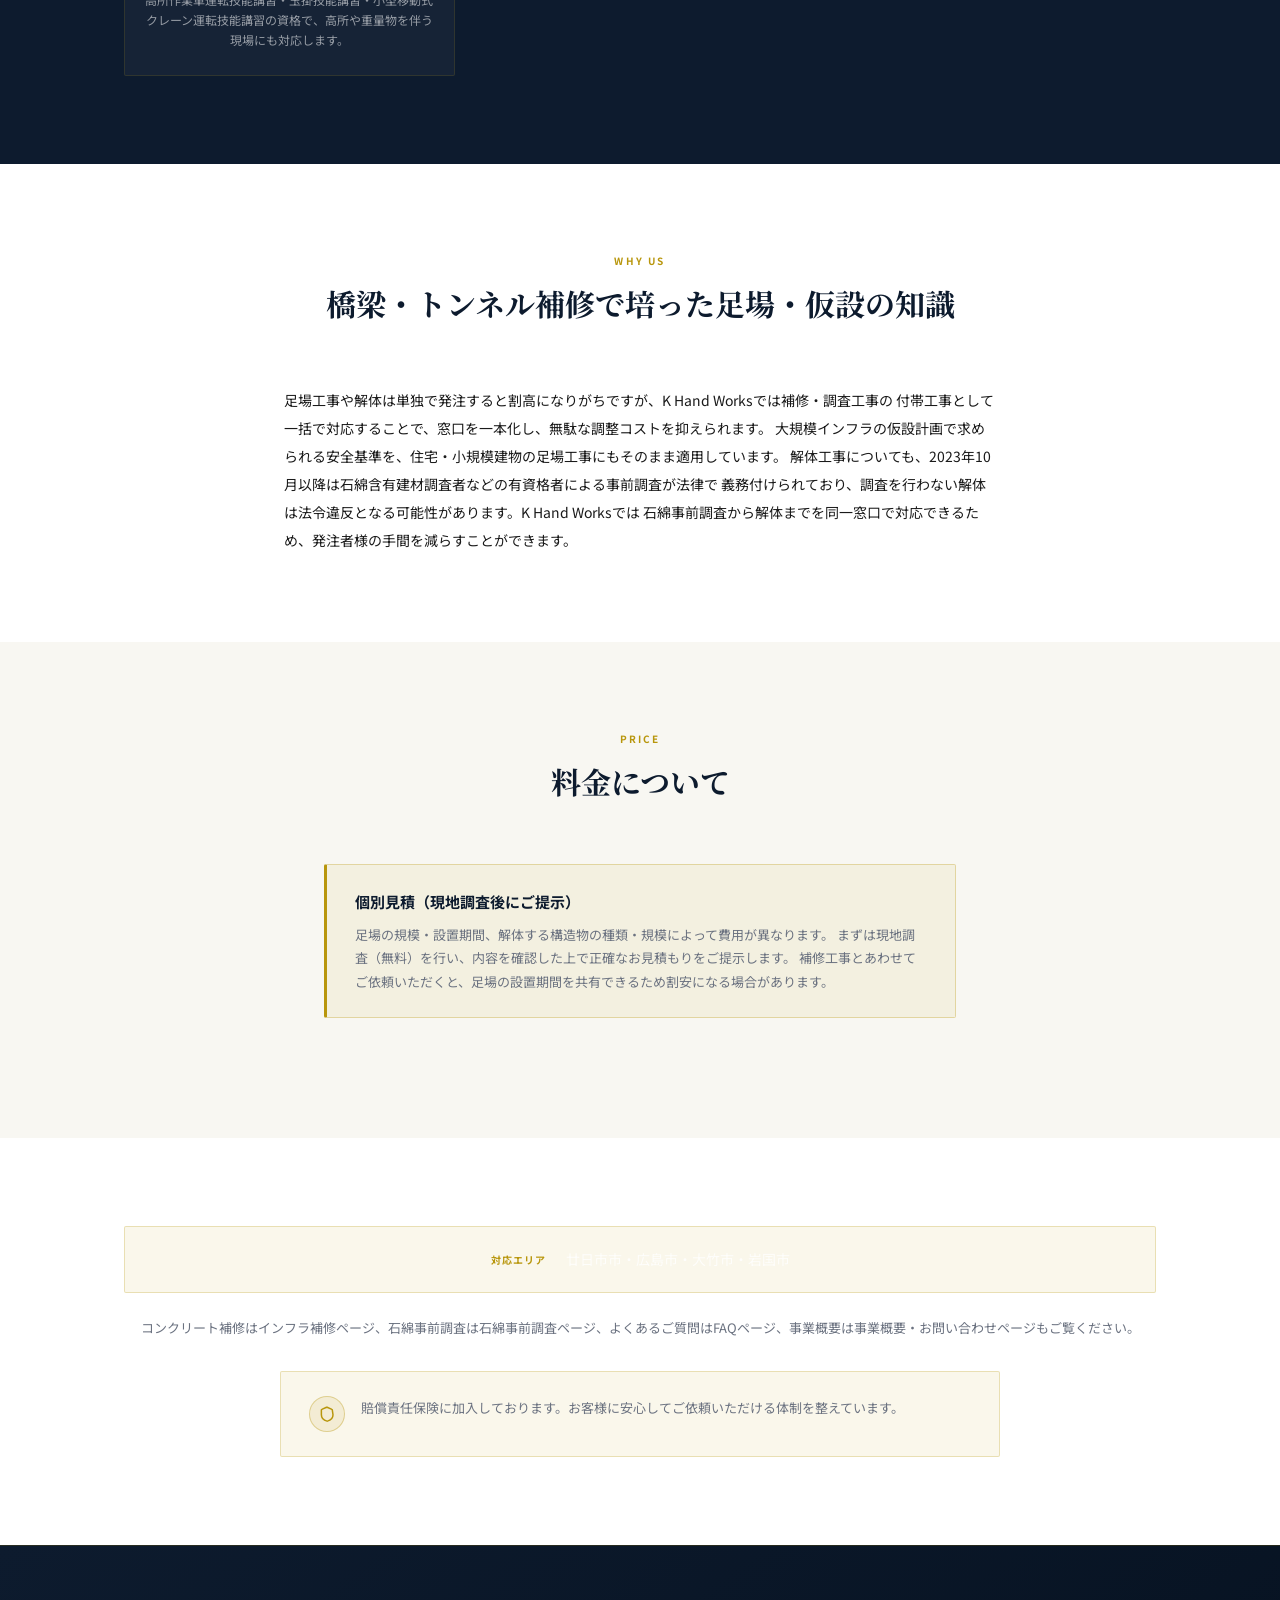
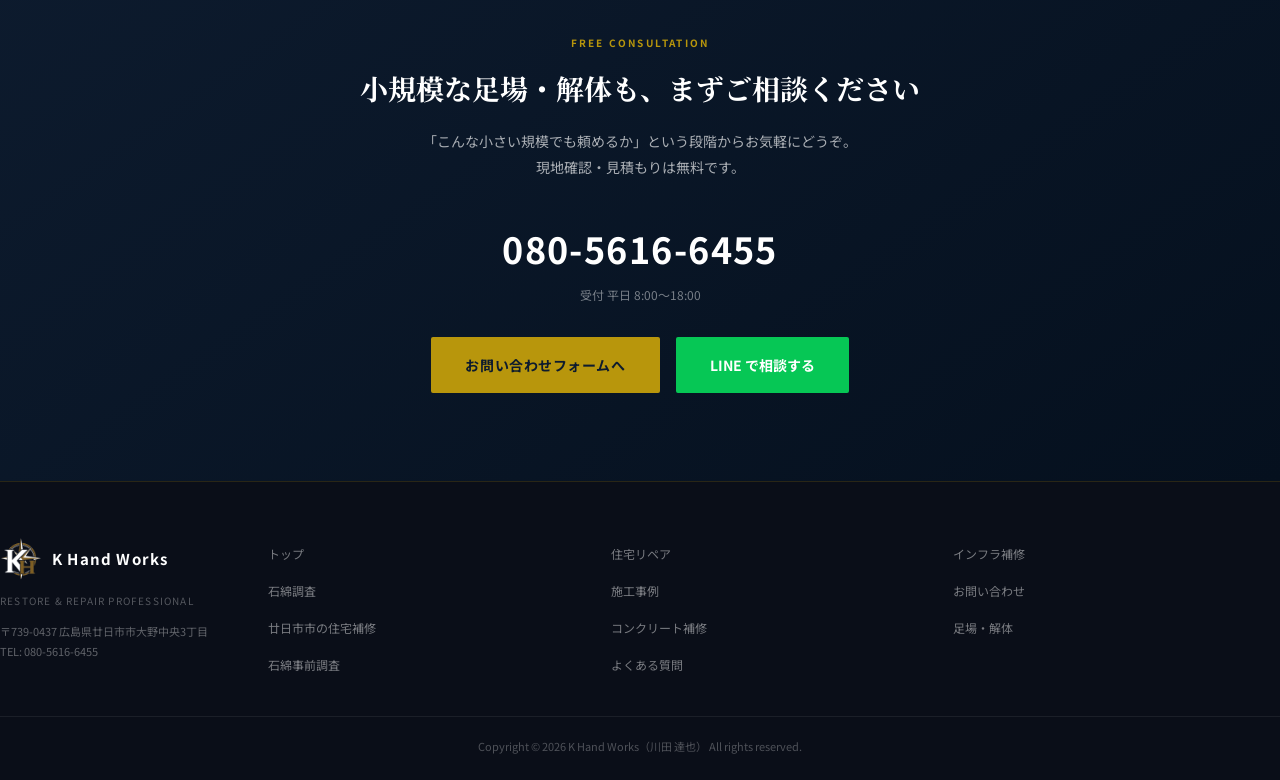
<file: ashiba-kaitai.html>
<!DOCTYPE html>
<html lang="ja">
<head>
  <meta charset="UTF-8">
  <meta name="viewport" content="width=device-width, initial-scale=1.0">
  <title>廿日市市の足場工事・小規模解体｜K Hand Works</title>
  <meta name="description" content="廿日市市で足場工事・小規模解体をお探しの方へ。補修工事に伴う仮設足場の組立から部分解体まで対応します。1級土木施工管理技士が現地調査。相談・見積り無料、080-5616-6455まで。">
  <link rel="preconnect" href="https://fonts.googleapis.com">
  <link rel="preconnect" href="https://fonts.gstatic.com" crossorigin>
  <link href="https://fonts.googleapis.com/css2?family=Noto+Sans+JP:wght@400;500;700;900&family=Noto+Serif+JP:wght@700;900&display=swap" rel="stylesheet">
  <link rel="stylesheet" href="css/style.css?v=2">
  <link rel="icon" href="images/favicon.ico" sizes="any">
  <link rel="apple-touch-icon" href="images/apple-touch-icon.png">
  <link rel="canonical" href="https://k-handworks.com/ashiba-kaitai.html">
  <meta property="og:type" content="website">
  <meta property="og:site_name" content="K Hand Works">
  <meta property="og:title" content="廿日市市の足場工事・小規模解体｜K Hand Works">
  <meta property="og:description" content="廿日市市で足場工事・小規模解体をお探しの方へ。補修工事に伴う仮設足場の組立から部分解体まで対応します。1級土木施工管理技士が現地調査。相談・見積り無料、080-5616-6455まで。">
  <meta property="og:url" content="https://k-handworks.com/ashiba-kaitai.html">
  <meta property="og:image" content="https://k-handworks.com/images/og-image.png">
  <meta name="twitter:card" content="summary_large_image">
  <script type="application/ld+json">
  {
    "@context": "https://schema.org",
    "@type": "HomeAndConstructionBusiness",
    "name": "K Hand Works",
    "image": "https://k-handworks.com/images/og-image.png",
    "telephone": "080-5616-6455",
    "email": "k.handworks.info@gmail.com",
    "address": {
      "@type": "PostalAddress",
      "streetAddress": "大野中央3丁目",
      "addressLocality": "廿日市市",
      "addressRegion": "広島県",
      "postalCode": "739-0437",
      "addressCountry": "JP"
    },
    "areaServed": ["廿日市市", "広島市", "大竹市", "岩国市"],
    "url": "https://k-handworks.com/",
    "priceRange": "¥¥",
    "openingHours": "Mo-Fr 08:00-18:00"
  }
  </script>
  <!-- Cloudflare Web Analytics --><script type='module' src='https://static.cloudflareinsights.com/beacon.min.js' data-cf-beacon='{"token": "dab563281a8d43aa8a9fe3af16497d4e"}'></script><!-- End Cloudflare Web Analytics -->
  <!-- Google tag (gtag.js) -->
  <script async src="https://www.googletagmanager.com/gtag/js?id=G-B7Q6BFXT55"></script>
  <script>
    window.dataLayer = window.dataLayer || [];
    function gtag(){dataLayer.push(arguments);}
    gtag('js', new Date());
    gtag('config', 'G-B7Q6BFXT55');
  </script>
</head>
<body>

  <header id="header">
    <div class="header-inner">
      <a href="index.html" class="header-logo">
        <div class="logo-mark"><img src="images/logo-mark-header.png" alt="K Hand Works" loading="lazy"></div>
        <div class="logo-text">
          <span class="logo-name">K Hand Works</span>
          <span class="logo-sub">Restore &amp; Repair Professional</span>
        </div>
      </a>
      <button class="hamburger" aria-label="メニューを開く"><span></span><span></span><span></span></button>
    </div>
  </header>
  <div class="overlay"></div>
  <nav class="nav-drawer">
    <ul>
      <li><a href="index.html">トップ</a></li>
      <li><a href="service-repair.html">住宅リペア</a></li>
      <li><a href="service-infra.html">コンクリート・インフラ補修</a></li>
      <li><a href="service-asbestos.html">石綿（アスベスト）調査</a></li>
      <li><a href="works.html">施工事例</a></li>
      <li><a href="contact.html">事業概要・お問い合わせ</a></li>
    </ul>
    <div class="drawer-contact">
      <a href="tel:080-5616-6455" class="drawer-tel">080-5616-6455</a>
      <span class="drawer-mail">k.handworks.info@gmail.com</span>
    </div>
  </nav>

  <!-- PAGE HERO -->
  <section class="page-hero">
    <div class="inner page-hero-inner">
      <span class="en-label">Scaffolding &amp; Demolition</span>
      <h1>廿日市市の足場工事・小規模解体</h1>
      <p class="page-desc">
        補修工事に伴う仮設足場の組立・解体、部分解体・撤去作業に対応します。<br>
        大規模な解体業者に頼みにくい小規模案件も、まずはご相談ください。
      </p>
    </div>
  </section>
  <div class="breadcrumb">
    <div class="inner"><a href="index.html">トップ</a><span>›</span>足場工事・小規模解体</div>
  </div>

  <!-- ファーストビュー導線 -->
  <section class="section" style="padding:32px 0;">
    <div class="inner" style="display:flex;gap:16px;flex-wrap:wrap;align-items:center;justify-content:center;">
      <a href="tel:080-5616-6455" class="btn-primary">☎ 080-5616-6455 に電話する</a>
      <a href="contact.html" class="btn-outline">無料見積フォームへ</a>
    </div>
  </section>

  <!-- こんな場面で -->
  <section class="section bg-light">
    <div class="inner" style="max-width:760px;">
      <div class="section-heading">
        <span class="en">Use Cases</span>
        <h2>こんな場面でご相談いただいています</h2>
      </div>
      <div class="service-menu">
        <div class="service-item">
          <h3>外壁・屋根の補修に足場が必要</h3>
          <p>コンクリート補修や外壁の部分補修で、高所作業のための仮設足場を組む必要がある場合。</p>
        </div>
        <div class="service-item">
          <h3>物置・小屋・ブロック塀だけを解体したい</h3>
          <p>建物全体ではなく、老朽化した物置やブロック塀など一部分だけを解体・撤去したい場合。</p>
        </div>
        <div class="service-item">
          <h3>解体前の石綿調査とあわせて依頼したい</h3>
          <p>解体工事の前には石綿事前調査が法律で義務付けられています。調査から解体まで窓口を一本化できます。</p>
        </div>
        <div class="service-item">
          <h3>大手解体業者に断られた小規模案件</h3>
          <p>案件規模が小さく大手業者に対応してもらえない、という声を廿日市市内でよくお聞きします。</p>
        </div>
      </div>
    </div>
  </section>

  <!-- 施工内容 -->
  <section class="section bg-dark">
    <div class="inner">
      <div class="section-heading light">
        <span class="en">Services</span>
        <h2>対応内容</h2>
      </div>
      <div class="infra-grid">
        <div class="infra-item">
          <div class="icon"><svg viewBox="0 0 24 24" fill="none" stroke="currentColor" stroke-width="2" stroke-linecap="round" stroke-linejoin="round"><path d="M14.7 6.3a1 1 0 0 0 0 1.4l1.6 1.6a1 1 0 0 0 1.4 0l3.77-3.77a6 6 0 0 1-7.94 7.94l-6.91 6.91a2.12 2.12 0 0 1-3-3l6.91-6.91a6 6 0 0 1 7.94-7.94l-3.76 3.76z"/></svg></div>
          <h3>仮設足場の組立・解体</h3>
          <p>補修・改修工事に伴う仮設足場の組立から解体まで。小規模な現場から対応可能です。</p>
        </div>
        <div class="infra-item">
          <div class="icon"><svg viewBox="0 0 24 24" fill="none" stroke="currentColor" stroke-width="2" stroke-linecap="round" stroke-linejoin="round"><path d="M14.7 3 3 15v6h6L21 9.3a2 2 0 0 0 0-2.6l-3.7-3.7a2 2 0 0 0-2.6 0Z"/><path d="M2 21h20"/></svg></div>
          <h3>部分解体・撤去工事</h3>
          <p>物置・ブロック塀・小規模な建物の部分解体・撤去。付帯工事として対応します。</p>
        </div>
        <div class="infra-item">
          <div class="icon"><svg viewBox="0 0 24 24" fill="none" stroke="currentColor" stroke-width="2" stroke-linecap="round" stroke-linejoin="round"><path d="M6 18h8"/><path d="M3 22h18"/><path d="M14 22a7 7 0 1 0 0-14h-1"/><path d="M9 14V3"/><path d="M7 5h4"/></svg></div>
          <h3>石綿事前調査との一括対応</h3>
          <p>解体前に必要な石綿含有建材調査を、解体工事とあわせてご依頼いただけます。</p>
        </div>
        <div class="infra-item">
          <div class="icon"><svg viewBox="0 0 24 24" fill="none" stroke="currentColor" stroke-width="2" stroke-linecap="round" stroke-linejoin="round"><line x1="3" y1="22" x2="21" y2="22"/><line x1="6" y1="18" x2="6" y2="11"/><line x1="10" y1="18" x2="10" y2="11"/><line x1="14" y1="18" x2="14" y2="11"/><line x1="18" y1="18" x2="18" y2="11"/><polygon points="12 2 21 8 3 8"/></svg></div>
          <h3>高所作業・玉掛が必要な現場</h3>
          <p>高所作業車運転技能講習・玉掛技能講習・小型移動式クレーン運転技能講習の資格で、高所や重量物を伴う現場にも対応します。</p>
        </div>
      </div>
    </div>
  </section>

  <!-- なぜK Hand Worksか -->
  <section class="section">
    <div class="inner" style="max-width:760px;">
      <div class="section-heading">
        <span class="en">Why Us</span>
        <h2>橋梁・トンネル補修で培った足場・仮設の知識</h2>
      </div>
      <p style="font-size:14px;line-height:2;color:var(--text);">
        足場工事や解体は単独で発注すると割高になりがちですが、K Hand Worksでは補修・調査工事の
        付帯工事として一括で対応することで、窓口を一本化し、無駄な調整コストを抑えられます。
        大規模インフラの仮設計画で求められる安全基準を、住宅・小規模建物の足場工事にもそのまま適用しています。
        解体工事についても、2023年10月以降は石綿含有建材調査者などの有資格者による事前調査が法律で
        義務付けられており、調査を行わない解体は法令違反となる可能性があります。K Hand Worksでは
        石綿事前調査から解体までを同一窓口で対応できるため、発注者様の手間を減らすことができます。
      </p>
    </div>
  </section>

  <!-- 料金 -->
  <section class="section bg-light">
    <div class="inner" style="max-width:680px;">
      <div class="section-heading">
        <span class="en">Price</span>
        <h2>料金について</h2>
      </div>
      <div class="risk-box" style="background:rgba(184,150,12,0.07);border-color:rgba(184,150,12,0.3);border-left-color:var(--gold);">
        <h3 style="color:var(--navy);">個別見積（現地調査後にご提示）</h3>
        <p style="color:var(--gray);">
          足場の規模・設置期間、解体する構造物の種類・規模によって費用が異なります。
          まずは現地調査（無料）を行い、内容を確認した上で正確なお見積もりをご提示します。
          補修工事とあわせてご依頼いただくと、足場の設置期間を共有できるため割安になる場合があります。
        </p>
      </div>
    </div>
  </section>

  <!-- 対応エリア -->
  <section class="section">
    <div class="inner" style="text-align:center;">
      <div class="area-strip" style="justify-content:center;">
        <span class="area-label">対応エリア</span>
        <span class="area-text">廿日市市・広島市・大竹市・岩国市</span>
      </div>
      <p style="font-size:13px;color:var(--gray);margin-top:24px;">
        コンクリート補修は<a href="service-infra.html">インフラ補修ページ</a>、石綿事前調査は<a href="asbestos-chousa.html">石綿事前調査ページ</a>、よくあるご質問は<a href="faq.html">FAQページ</a>、事業概要は<a href="contact.html">事業概要・お問い合わせページ</a>もご覧ください。
      </p>
      <div class="insurance-strip" style="margin-top:32px;">
        <div class="insurance-icon"><svg viewBox="0 0 24 24" fill="none" stroke="currentColor" stroke-width="2" stroke-linecap="round" stroke-linejoin="round"><path d="M20 13c0 5-3.5 7.5-7.5 8.5-.17.05-.33.05-.5 0C8 20.5 4.5 18 4.5 13V6.75c0-.4.24-.75.6-.9L11.4 3a1 1 0 0 1 .8 0l6.3 2.85c.36.15.6.5.6.9Z"/></svg></div>
        <p class="insurance-text">
          賠償責任保険に加入しております。お客様に安心してご依頼いただける体制を整えています。
        </p>
      </div>
    </div>
  </section>

  <!-- CTA -->
  <section class="section-cta">
    <div class="inner">
      <p class="cta-sub">Free Consultation</p>
      <h2>小規模な足場・解体も、まずご相談ください</h2>
      <p class="cta-text">
        「こんな小さい規模でも頼めるか」という段階からお気軽にどうぞ。<br>
        現地確認・見積もりは無料です。
      </p>
      <a href="tel:080-5616-6455" class="cta-tel">080-5616-6455</a>
      <div class="cta-hours">受付 平日 8:00〜18:00</div>
      <div class="cta-btns">
        <a href="contact.html" class="btn-primary">お問い合わせフォームへ</a>
        <a href="https://line.me/R/ti/p/@508xtqzg" class="btn-line" target="_blank" rel="noopener">LINE で相談する</a>
      </div>
    </div>
  </section>

  <footer>
    <div class="footer-inner">
      <div class="footer-top">
        <div class="footer-brand">
          <div class="footer-logo-mark">
            <div class="logo-mark"><img src="images/logo-mark-header.png" alt="K Hand Works" loading="lazy"></div>
            <span class="logo-name">K Hand Works</span>
          </div>
          <div class="footer-tagline">Restore &amp; Repair Professional</div>
          <div style="margin-top:12px;font-size:11px;color:rgba(255,255,255,0.35);line-height:1.8;">〒739-0437 広島県廿日市市大野中央3丁目<br>TEL: 080-5616-6455</div>
        </div>
        <nav class="footer-nav-grid">
          <a href="index.html">トップ</a>
          <a href="service-repair.html">住宅リペア</a>
          <a href="service-infra.html">インフラ補修</a>
          <a href="service-asbestos.html">石綿調査</a>
          <a href="works.html">施工事例</a>
          <a href="contact.html">お問い合わせ</a>
          <a href="juutaku-hoshu.html">廿日市市の住宅補修</a>
          <a href="concrete-hoshu.html">コンクリート補修</a>
          <a href="ashiba-kaitai.html">足場・解体</a>
          <a href="asbestos-chousa.html">石綿事前調査</a>
          <a href="faq.html">よくある質問</a>
        </nav>
      </div>
      <div class="footer-copy">Copyright &copy; 2026 K Hand Works（川田 達也） All rights reserved.</div>
    </div>
  </footer>
  <a href="#" class="back-to-top"><span class="arrow">↑</span><span>TOP</span></a>
  <div class="mobile-sticky-bar">
    <a href="tel:080-5616-6455" class="msb-btn msb-tel">☎ 電話</a>
    <a href="https://line.me/R/ti/p/@508xtqzg" class="msb-btn msb-line" target="_blank" rel="noopener">LINE</a>
  </div>
  <script src="js/main.js"></script>
</body>
</html>
</file>
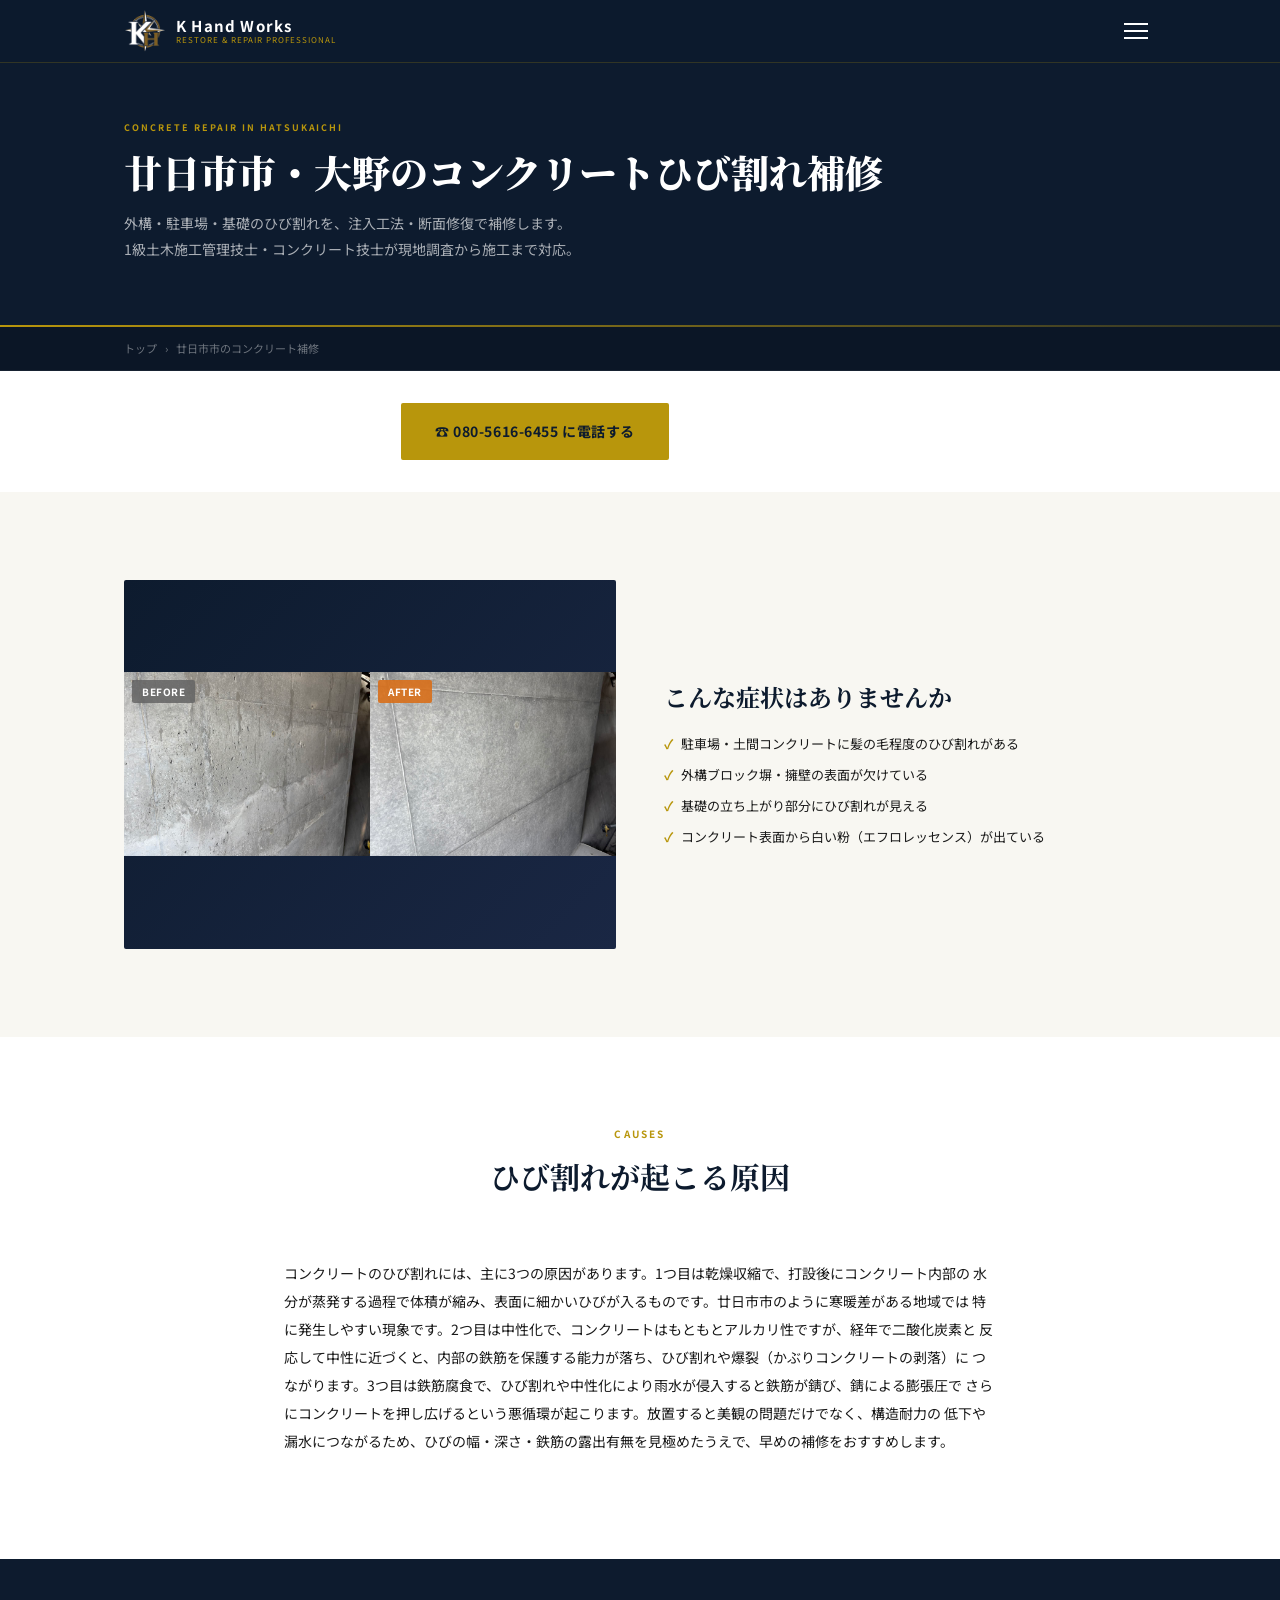
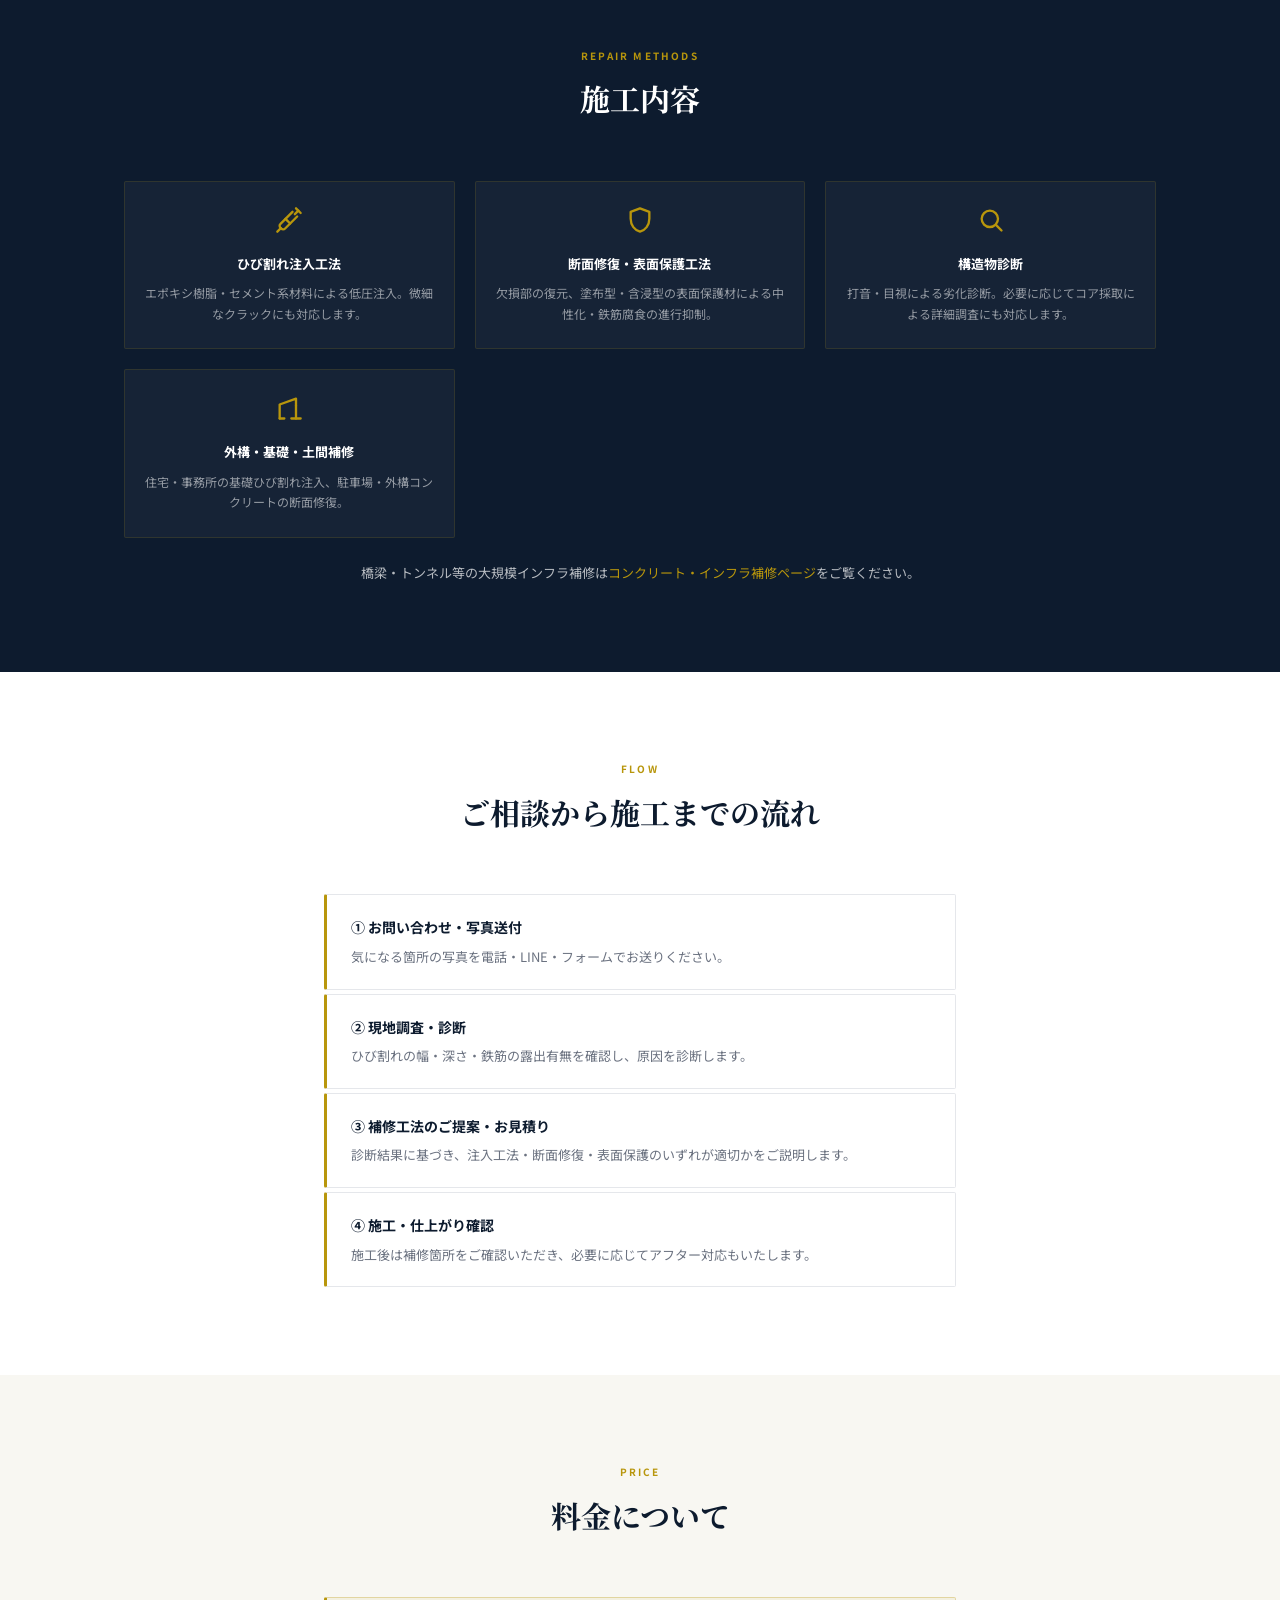
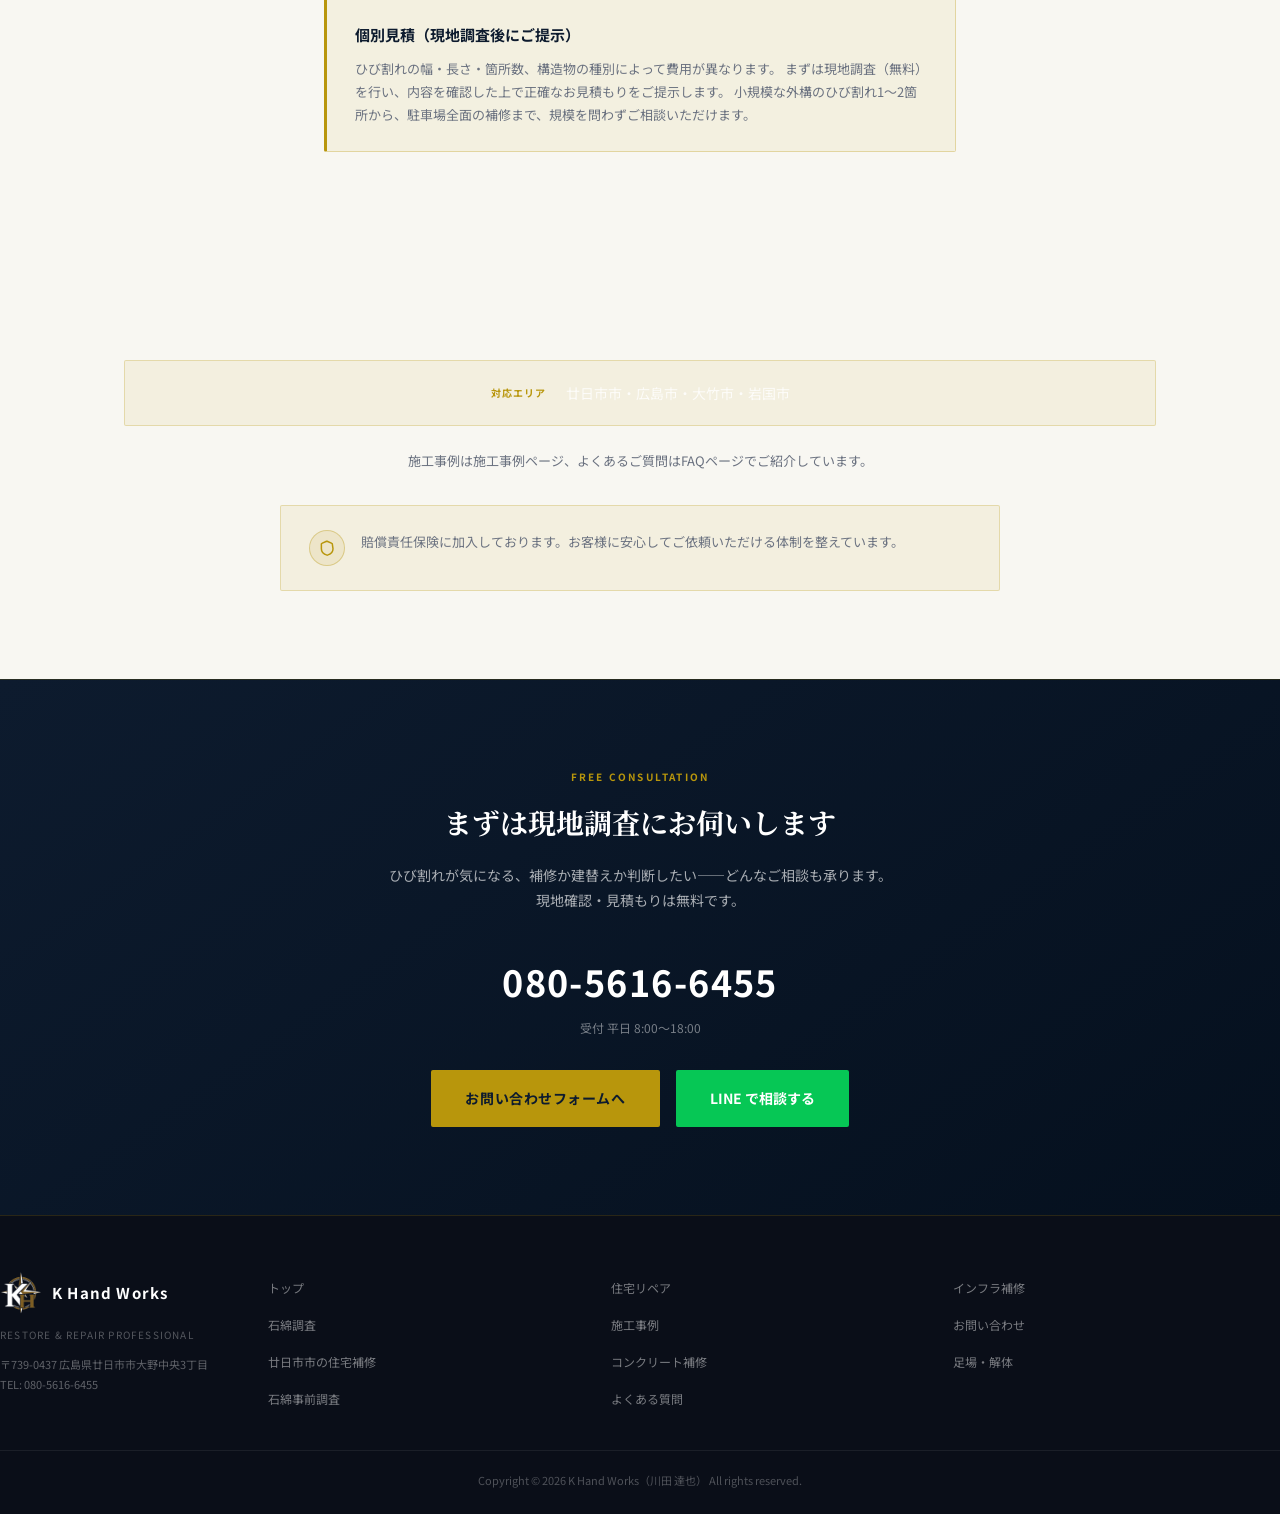
<file: concrete-hoshu.html>
<!DOCTYPE html>
<html lang="ja">
<head>
  <meta charset="UTF-8">
  <meta name="viewport" content="width=device-width, initial-scale=1.0">
  <title>廿日市市のコンクリート補修｜K Hand Works</title>
  <meta name="description" content="廿日市市・大野エリアの外構・駐車場・基礎のコンクリートひび割れ補修。1級土木施工管理技士・コンクリート技士が現地調査から施工まで対応。相談・見積り無料、080-5616-6455まで。">
  <link rel="preconnect" href="https://fonts.googleapis.com">
  <link rel="preconnect" href="https://fonts.gstatic.com" crossorigin>
  <link href="https://fonts.googleapis.com/css2?family=Noto+Sans+JP:wght@400;500;700;900&family=Noto+Serif+JP:wght@700;900&display=swap" rel="stylesheet">
  <link rel="stylesheet" href="css/style.css?v=2">
  <link rel="icon" href="images/favicon.ico" sizes="any">
  <link rel="apple-touch-icon" href="images/apple-touch-icon.png">
  <link rel="canonical" href="https://k-handworks.com/concrete-hoshu.html">
  <meta property="og:type" content="website">
  <meta property="og:site_name" content="K Hand Works">
  <meta property="og:title" content="廿日市市のコンクリート補修｜K Hand Works">
  <meta property="og:description" content="廿日市市・大野エリアの外構・駐車場・基礎のコンクリートひび割れ補修。1級土木施工管理技士・コンクリート技士が現地調査から施工まで対応。相談・見積り無料、080-5616-6455まで。">
  <meta property="og:url" content="https://k-handworks.com/concrete-hoshu.html">
  <meta property="og:image" content="https://k-handworks.com/images/og-image.png">
  <meta name="twitter:card" content="summary_large_image">
  <script type="application/ld+json">
  {
    "@context": "https://schema.org",
    "@type": "HomeAndConstructionBusiness",
    "name": "K Hand Works",
    "image": "https://k-handworks.com/images/og-image.png",
    "telephone": "080-5616-6455",
    "email": "k.handworks.info@gmail.com",
    "address": {
      "@type": "PostalAddress",
      "streetAddress": "大野中央3丁目",
      "addressLocality": "廿日市市",
      "addressRegion": "広島県",
      "postalCode": "739-0437",
      "addressCountry": "JP"
    },
    "areaServed": ["廿日市市", "広島市", "大竹市", "岩国市"],
    "url": "https://k-handworks.com/",
    "priceRange": "¥¥",
    "openingHours": "Mo-Fr 08:00-18:00"
  }
  </script>
  <!-- Cloudflare Web Analytics --><script type='module' src='https://static.cloudflareinsights.com/beacon.min.js' data-cf-beacon='{"token": "dab563281a8d43aa8a9fe3af16497d4e"}'></script><!-- End Cloudflare Web Analytics -->
  <!-- Google tag (gtag.js) -->
  <script async src="https://www.googletagmanager.com/gtag/js?id=G-B7Q6BFXT55"></script>
  <script>
    window.dataLayer = window.dataLayer || [];
    function gtag(){dataLayer.push(arguments);}
    gtag('js', new Date());
    gtag('config', 'G-B7Q6BFXT55');
  </script>
</head>
<body>

  <header id="header">
    <div class="header-inner">
      <a href="index.html" class="header-logo">
        <div class="logo-mark"><img src="images/logo-mark-header.png" alt="K Hand Works" loading="lazy"></div>
        <div class="logo-text">
          <span class="logo-name">K Hand Works</span>
          <span class="logo-sub">Restore &amp; Repair Professional</span>
        </div>
      </a>
      <button class="hamburger" aria-label="メニューを開く"><span></span><span></span><span></span></button>
    </div>
  </header>
  <div class="overlay"></div>
  <nav class="nav-drawer">
    <ul>
      <li><a href="index.html">トップ</a></li>
      <li><a href="service-repair.html">住宅リペア</a></li>
      <li><a href="service-infra.html">コンクリート・インフラ補修</a></li>
      <li><a href="service-asbestos.html">石綿（アスベスト）調査</a></li>
      <li><a href="works.html">施工事例</a></li>
      <li><a href="contact.html">事業概要・お問い合わせ</a></li>
    </ul>
    <div class="drawer-contact">
      <a href="tel:080-5616-6455" class="drawer-tel">080-5616-6455</a>
      <span class="drawer-mail">k.handworks.info@gmail.com</span>
    </div>
  </nav>

  <!-- PAGE HERO -->
  <section class="page-hero">
    <div class="inner page-hero-inner">
      <span class="en-label">Concrete Repair in Hatsukaichi</span>
      <h1>廿日市市・大野のコンクリートひび割れ補修</h1>
      <p class="page-desc">
        外構・駐車場・基礎のひび割れを、注入工法・断面修復で補修します。<br>
        1級土木施工管理技士・コンクリート技士が現地調査から施工まで対応。
      </p>
    </div>
  </section>
  <div class="breadcrumb">
    <div class="inner"><a href="index.html">トップ</a><span>›</span>廿日市市のコンクリート補修</div>
  </div>

  <!-- ファーストビュー導線 -->
  <section class="section" style="padding:32px 0;">
    <div class="inner" style="display:flex;gap:16px;flex-wrap:wrap;align-items:center;justify-content:center;">
      <a href="tel:080-5616-6455" class="btn-primary">☎ 080-5616-6455 に電話する</a>
      <a href="contact.html" class="btn-outline">無料見積フォームへ</a>
    </div>
  </section>

  <!-- 症状・写真 -->
  <section class="section bg-light">
    <div class="inner">
      <div class="detail-grid">
        <div class="detail-img ba-wrap">
          <div class="ba-item"><img src="images/works/infra-wall-closeup-before.jpg" alt="コンクリート表面ひび割れの施工前" loading="lazy" width="300" height="200"><span class="ba-label ba-before">BEFORE</span></div>
          <div class="ba-item"><img src="images/works/infra-wall-closeup-after.jpg" alt="コンクリート表面ひび割れ補修の施工後" loading="lazy" width="300" height="200"><span class="ba-label ba-after">AFTER</span></div>
        </div>
        <div class="detail-text">
          <h2>こんな症状はありませんか</h2>
          <ul class="detail-list">
            <li>駐車場・土間コンクリートに髪の毛程度のひび割れがある</li>
            <li>外構ブロック塀・擁壁の表面が欠けている</li>
            <li>基礎の立ち上がり部分にひび割れが見える</li>
            <li>コンクリート表面から白い粉（エフロレッセンス）が出ている</li>
          </ul>
        </div>
      </div>
    </div>
  </section>

  <!-- 原因 -->
  <section class="section">
    <div class="inner" style="max-width:760px;">
      <div class="section-heading">
        <span class="en">Causes</span>
        <h2>ひび割れが起こる原因</h2>
      </div>
      <p style="font-size:14px;line-height:2;color:var(--text);margin-bottom:16px;">
        コンクリートのひび割れには、主に3つの原因があります。1つ目は乾燥収縮で、打設後にコンクリート内部の
        水分が蒸発する過程で体積が縮み、表面に細かいひびが入るものです。廿日市市のように寒暖差がある地域では
        特に発生しやすい現象です。2つ目は中性化で、コンクリートはもともとアルカリ性ですが、経年で二酸化炭素と
        反応して中性に近づくと、内部の鉄筋を保護する能力が落ち、ひび割れや爆裂（かぶりコンクリートの剥落）に
        つながります。3つ目は鉄筋腐食で、ひび割れや中性化により雨水が侵入すると鉄筋が錆び、錆による膨張圧で
        さらにコンクリートを押し広げるという悪循環が起こります。放置すると美観の問題だけでなく、構造耐力の
        低下や漏水につながるため、ひびの幅・深さ・鉄筋の露出有無を見極めたうえで、早めの補修をおすすめします。
      </p>
    </div>
  </section>

  <!-- 施工内容 -->
  <section class="section bg-dark">
    <div class="inner">
      <div class="section-heading light">
        <span class="en">Repair Methods</span>
        <h2>施工内容</h2>
      </div>
      <div class="infra-grid">
        <div class="infra-item">
          <div class="icon"><svg viewBox="0 0 24 24" fill="none" stroke="currentColor" stroke-width="2" stroke-linecap="round" stroke-linejoin="round"><path d="m18 2 4 4"/><path d="m17 7 3-3"/><path d="M19 9 8.7 19.3c-1 1-2.5 1-3.4 0l-.6-.6c-1-1-1-2.5 0-3.4L15 5"/><path d="m9 11 4 4"/><path d="m5 19-3 3"/></svg></div>
          <h3>ひび割れ注入工法</h3>
          <p>エポキシ樹脂・セメント系材料による低圧注入。微細なクラックにも対応します。</p>
        </div>
        <div class="infra-item">
          <div class="icon"><svg viewBox="0 0 24 24" fill="none" stroke="currentColor" stroke-width="2" stroke-linecap="round" stroke-linejoin="round"><path d="M12 2 4 5v6c0 5.5 3.4 9.7 8 11 4.6-1.3 8-5.5 8-11V5z"/></svg></div>
          <h3>断面修復・表面保護工法</h3>
          <p>欠損部の復元、塗布型・含浸型の表面保護材による中性化・鉄筋腐食の進行抑制。</p>
        </div>
        <div class="infra-item">
          <div class="icon"><svg viewBox="0 0 24 24" fill="none" stroke="currentColor" stroke-width="2" stroke-linecap="round" stroke-linejoin="round"><circle cx="11" cy="11" r="7"/><line x1="21" y1="21" x2="16.65" y2="16.65"/></svg></div>
          <h3>構造物診断</h3>
          <p>打音・目視による劣化診断。必要に応じてコア採取による詳細調査にも対応します。</p>
        </div>
        <div class="infra-item">
          <div class="icon"><svg viewBox="0 0 24 24" fill="none" stroke="currentColor" stroke-width="2" stroke-linecap="round" stroke-linejoin="round"><path d="M4 21V9l14-5v6"/><path d="M18 10v11"/><path d="M14 21h8"/><path d="M4 21h4"/></svg></div>
          <h3>外構・基礎・土間補修</h3>
          <p>住宅・事務所の基礎ひび割れ注入、駐車場・外構コンクリートの断面修復。</p>
        </div>
      </div>
      <p style="text-align:center;font-size:13px;margin-top:24px;color:rgba(255,255,255,0.7);">
        橋梁・トンネル等の大規模インフラ補修は<a href="service-infra.html" style="color:var(--gold);">コンクリート・インフラ補修ページ</a>をご覧ください。
      </p>
    </div>
  </section>

  <!-- 施工の流れ -->
  <section class="section">
    <div class="inner" style="max-width:680px;">
      <div class="section-heading">
        <span class="en">Flow</span>
        <h2>ご相談から施工までの流れ</h2>
      </div>
      <div style="display:flex;flex-direction:column;gap:0;">
        <div class="service-item" style="border-left-color:var(--gold);margin-bottom:4px;">
          <h3>① お問い合わせ・写真送付</h3>
          <p>気になる箇所の写真を電話・LINE・フォームでお送りください。</p>
        </div>
        <div class="service-item" style="border-left-color:var(--gold);margin-bottom:4px;">
          <h3>② 現地調査・診断</h3>
          <p>ひび割れの幅・深さ・鉄筋の露出有無を確認し、原因を診断します。</p>
        </div>
        <div class="service-item" style="border-left-color:var(--gold);margin-bottom:4px;">
          <h3>③ 補修工法のご提案・お見積り</h3>
          <p>診断結果に基づき、注入工法・断面修復・表面保護のいずれが適切かをご説明します。</p>
        </div>
        <div class="service-item" style="border-left-color:var(--gold);">
          <h3>④ 施工・仕上がり確認</h3>
          <p>施工後は補修箇所をご確認いただき、必要に応じてアフター対応もいたします。</p>
        </div>
      </div>
    </div>
  </section>

  <!-- 料金 -->
  <section class="section bg-light">
    <div class="inner" style="max-width:680px;">
      <div class="section-heading">
        <span class="en">Price</span>
        <h2>料金について</h2>
      </div>
      <div class="risk-box" style="background:rgba(184,150,12,0.07);border-color:rgba(184,150,12,0.3);border-left-color:var(--gold);">
        <h3 style="color:var(--navy);">個別見積（現地調査後にご提示）</h3>
        <p style="color:var(--gray);">
          ひび割れの幅・長さ・箇所数、構造物の種別によって費用が異なります。
          まずは現地調査（無料）を行い、内容を確認した上で正確なお見積もりをご提示します。
          小規模な外構のひび割れ1〜2箇所から、駐車場全面の補修まで、規模を問わずご相談いただけます。
        </p>
      </div>
    </div>
  </section>

  <!-- 対応エリア -->
  <section class="section bg-light">
    <div class="inner" style="text-align:center;">
      <div class="area-strip" style="justify-content:center;">
        <span class="area-label">対応エリア</span>
        <span class="area-text">廿日市市・広島市・大竹市・岩国市</span>
      </div>
      <p style="font-size:13px;color:var(--gray);margin-top:24px;">
        施工事例は<a href="works.html">施工事例ページ</a>、よくあるご質問は<a href="faq.html">FAQページ</a>でご紹介しています。
      </p>
      <div class="insurance-strip" style="margin-top:32px;">
        <div class="insurance-icon"><svg viewBox="0 0 24 24" fill="none" stroke="currentColor" stroke-width="2" stroke-linecap="round" stroke-linejoin="round"><path d="M20 13c0 5-3.5 7.5-7.5 8.5-.17.05-.33.05-.5 0C8 20.5 4.5 18 4.5 13V6.75c0-.4.24-.75.6-.9L11.4 3a1 1 0 0 1 .8 0l6.3 2.85c.36.15.6.5.6.9Z"/></svg></div>
        <p class="insurance-text">
          賠償責任保険に加入しております。お客様に安心してご依頼いただける体制を整えています。
        </p>
      </div>
    </div>
  </section>

  <!-- CTA -->
  <section class="section-cta">
    <div class="inner">
      <p class="cta-sub">Free Consultation</p>
      <h2>まずは現地調査にお伺いします</h2>
      <p class="cta-text">
        ひび割れが気になる、補修か建替えか判断したい——どんなご相談も承ります。<br>
        現地確認・見積もりは無料です。
      </p>
      <a href="tel:080-5616-6455" class="cta-tel">080-5616-6455</a>
      <div class="cta-hours">受付 平日 8:00〜18:00</div>
      <div class="cta-btns">
        <a href="contact.html" class="btn-primary">お問い合わせフォームへ</a>
        <a href="https://line.me/R/ti/p/@508xtqzg" class="btn-line" target="_blank" rel="noopener">LINE で相談する</a>
      </div>
    </div>
  </section>

  <footer>
    <div class="footer-inner">
      <div class="footer-top">
        <div class="footer-brand">
          <div class="footer-logo-mark">
            <div class="logo-mark"><img src="images/logo-mark-header.png" alt="K Hand Works" loading="lazy"></div>
            <span class="logo-name">K Hand Works</span>
          </div>
          <div class="footer-tagline">Restore &amp; Repair Professional</div>
          <div style="margin-top:12px;font-size:11px;color:rgba(255,255,255,0.35);line-height:1.8;">〒739-0437 広島県廿日市市大野中央3丁目<br>TEL: 080-5616-6455</div>
        </div>
        <nav class="footer-nav-grid">
          <a href="index.html">トップ</a>
          <a href="service-repair.html">住宅リペア</a>
          <a href="service-infra.html">インフラ補修</a>
          <a href="service-asbestos.html">石綿調査</a>
          <a href="works.html">施工事例</a>
          <a href="contact.html">お問い合わせ</a>
          <a href="juutaku-hoshu.html">廿日市市の住宅補修</a>
          <a href="concrete-hoshu.html">コンクリート補修</a>
          <a href="ashiba-kaitai.html">足場・解体</a>
          <a href="asbestos-chousa.html">石綿事前調査</a>
          <a href="faq.html">よくある質問</a>
        </nav>
      </div>
      <div class="footer-copy">Copyright &copy; 2026 K Hand Works（川田 達也） All rights reserved.</div>
    </div>
  </footer>
  <a href="#" class="back-to-top"><span class="arrow">↑</span><span>TOP</span></a>
  <div class="mobile-sticky-bar">
    <a href="tel:080-5616-6455" class="msb-btn msb-tel">☎ 電話</a>
    <a href="https://line.me/R/ti/p/@508xtqzg" class="msb-btn msb-line" target="_blank" rel="noopener">LINE</a>
  </div>
  <script src="js/main.js"></script>
</body>
</html>
</file>
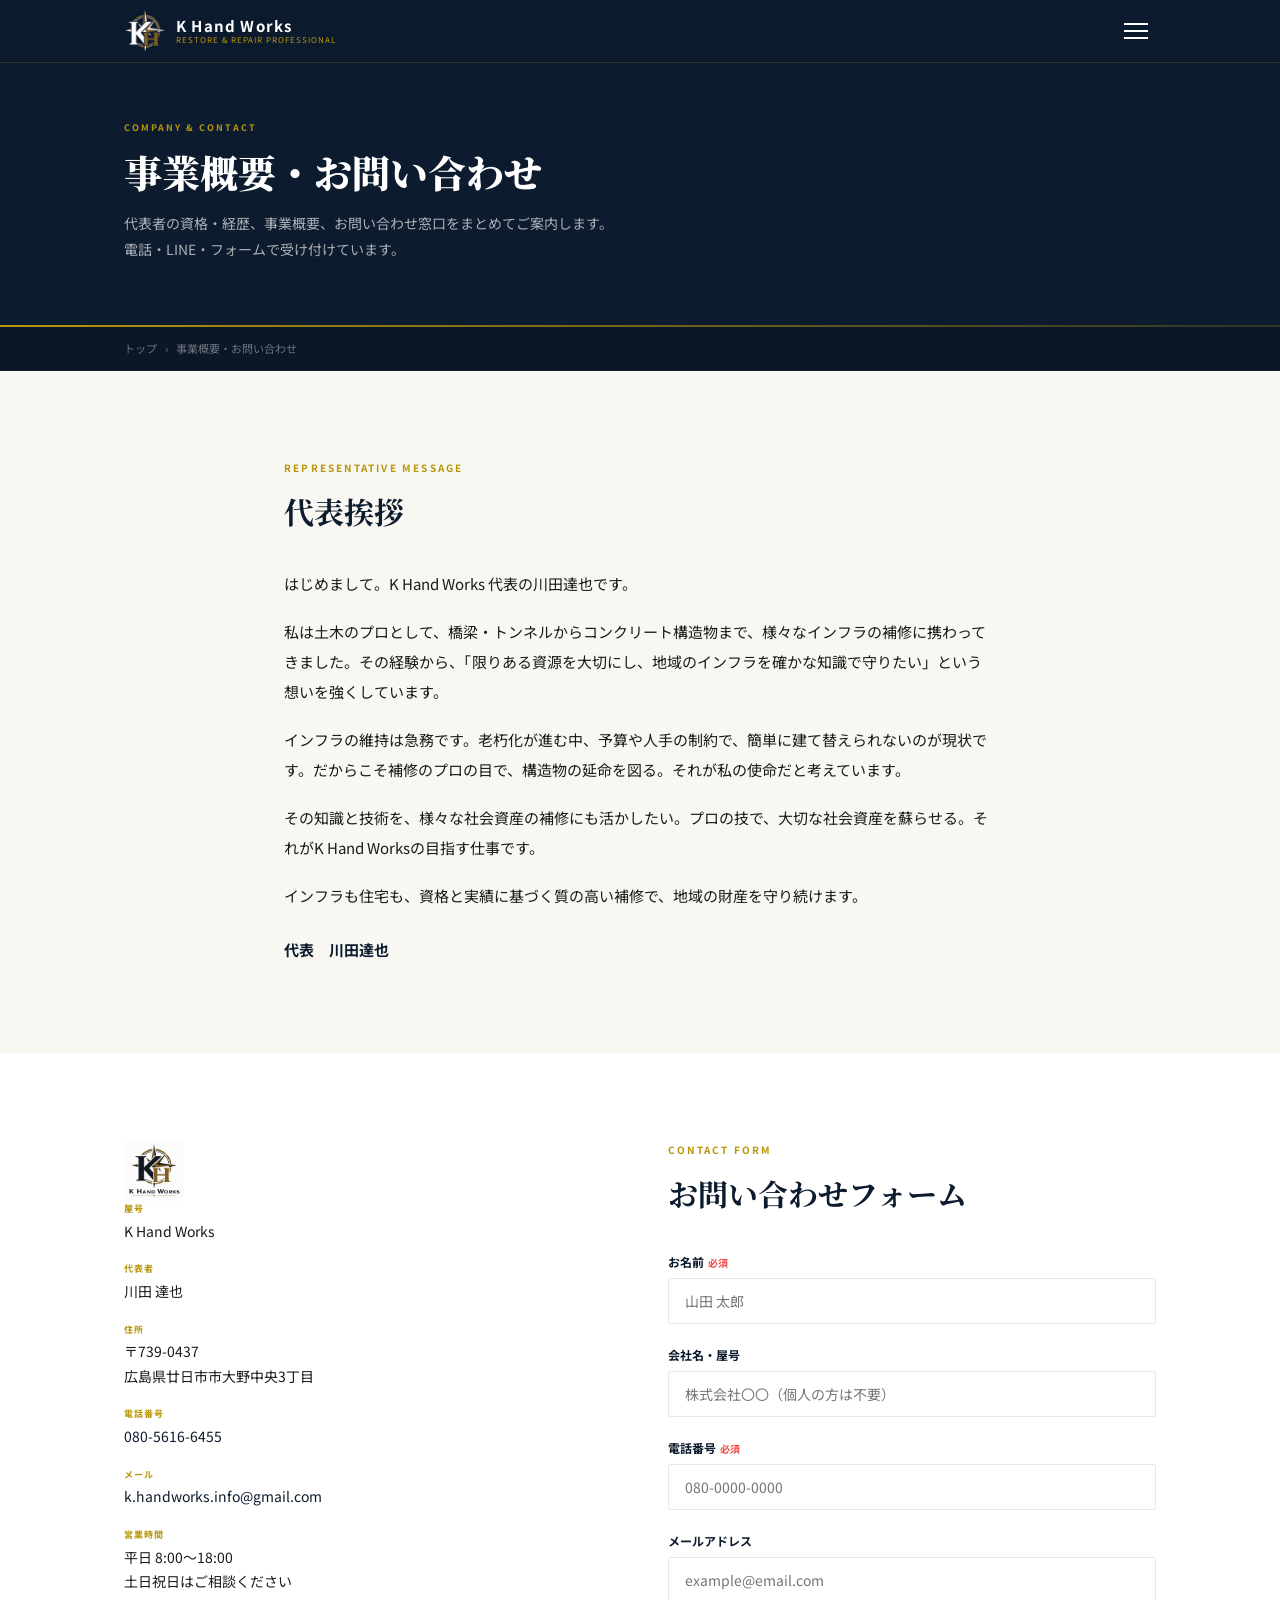
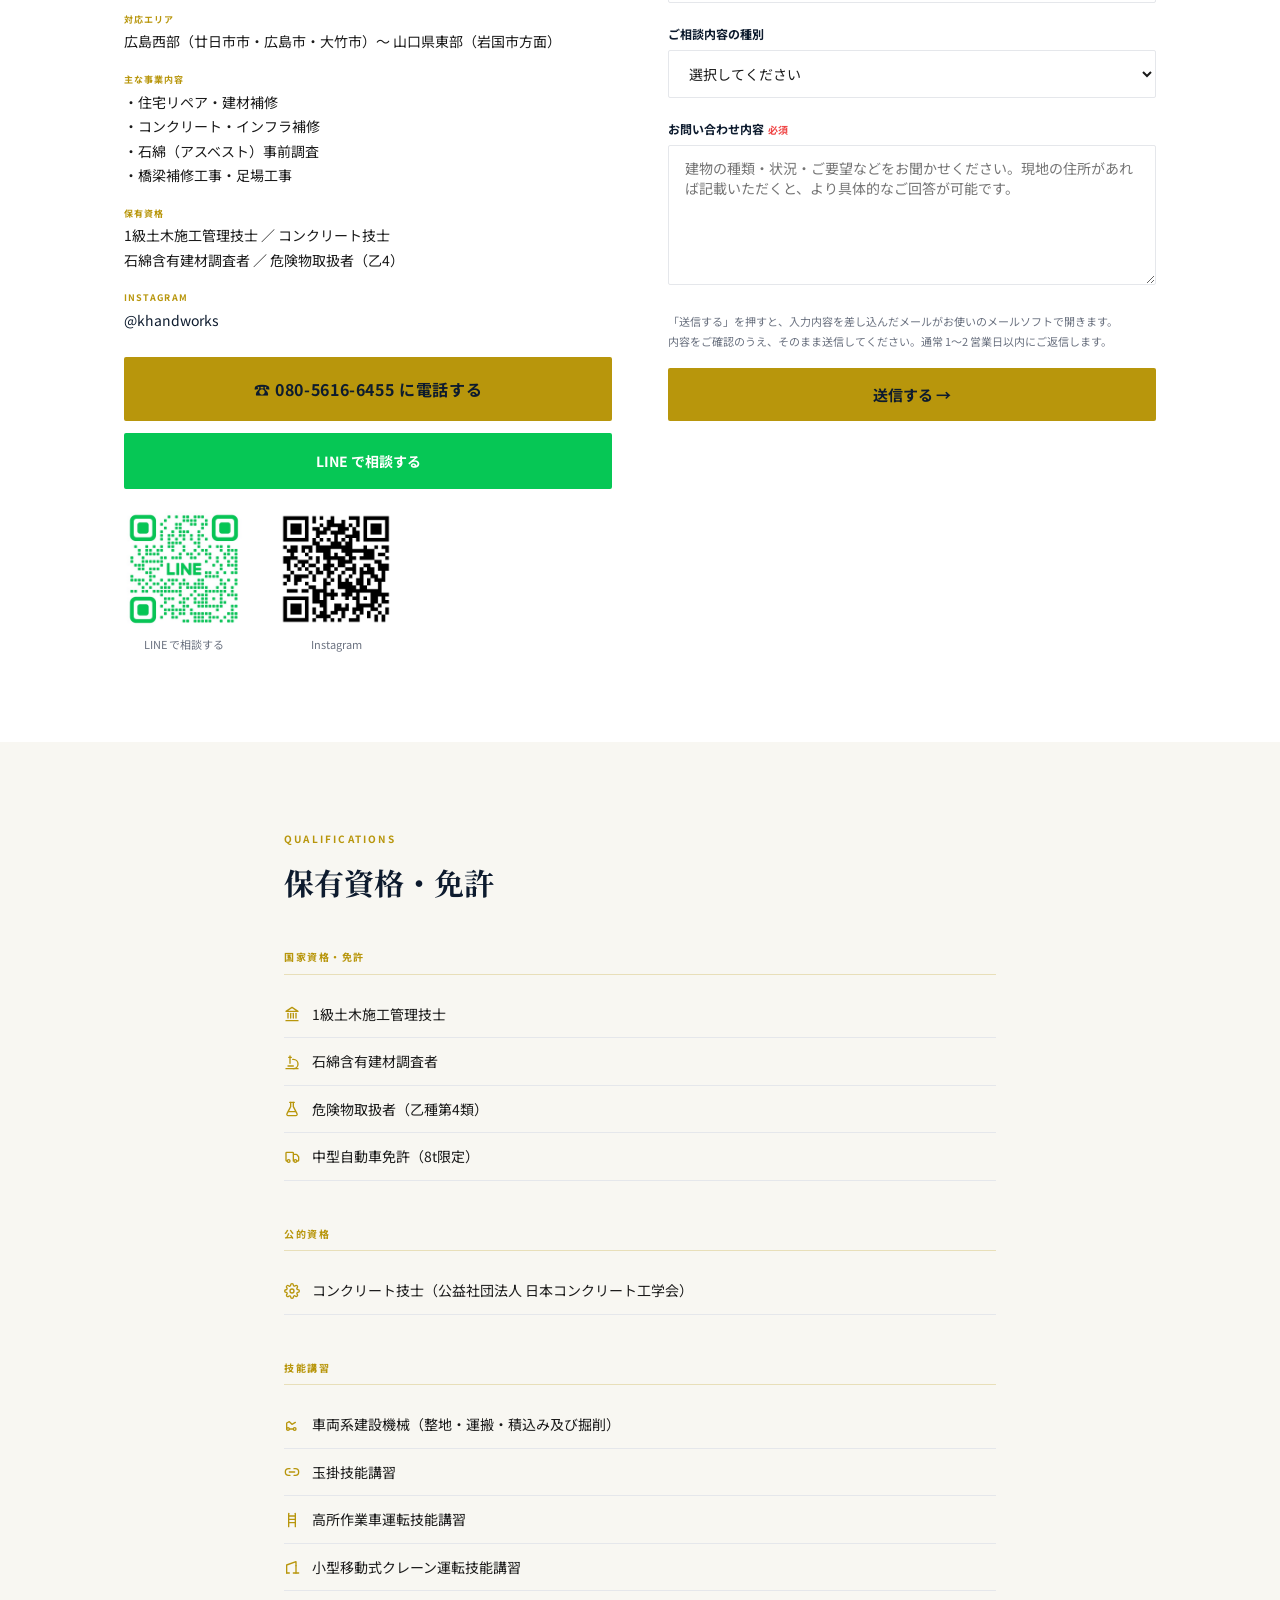
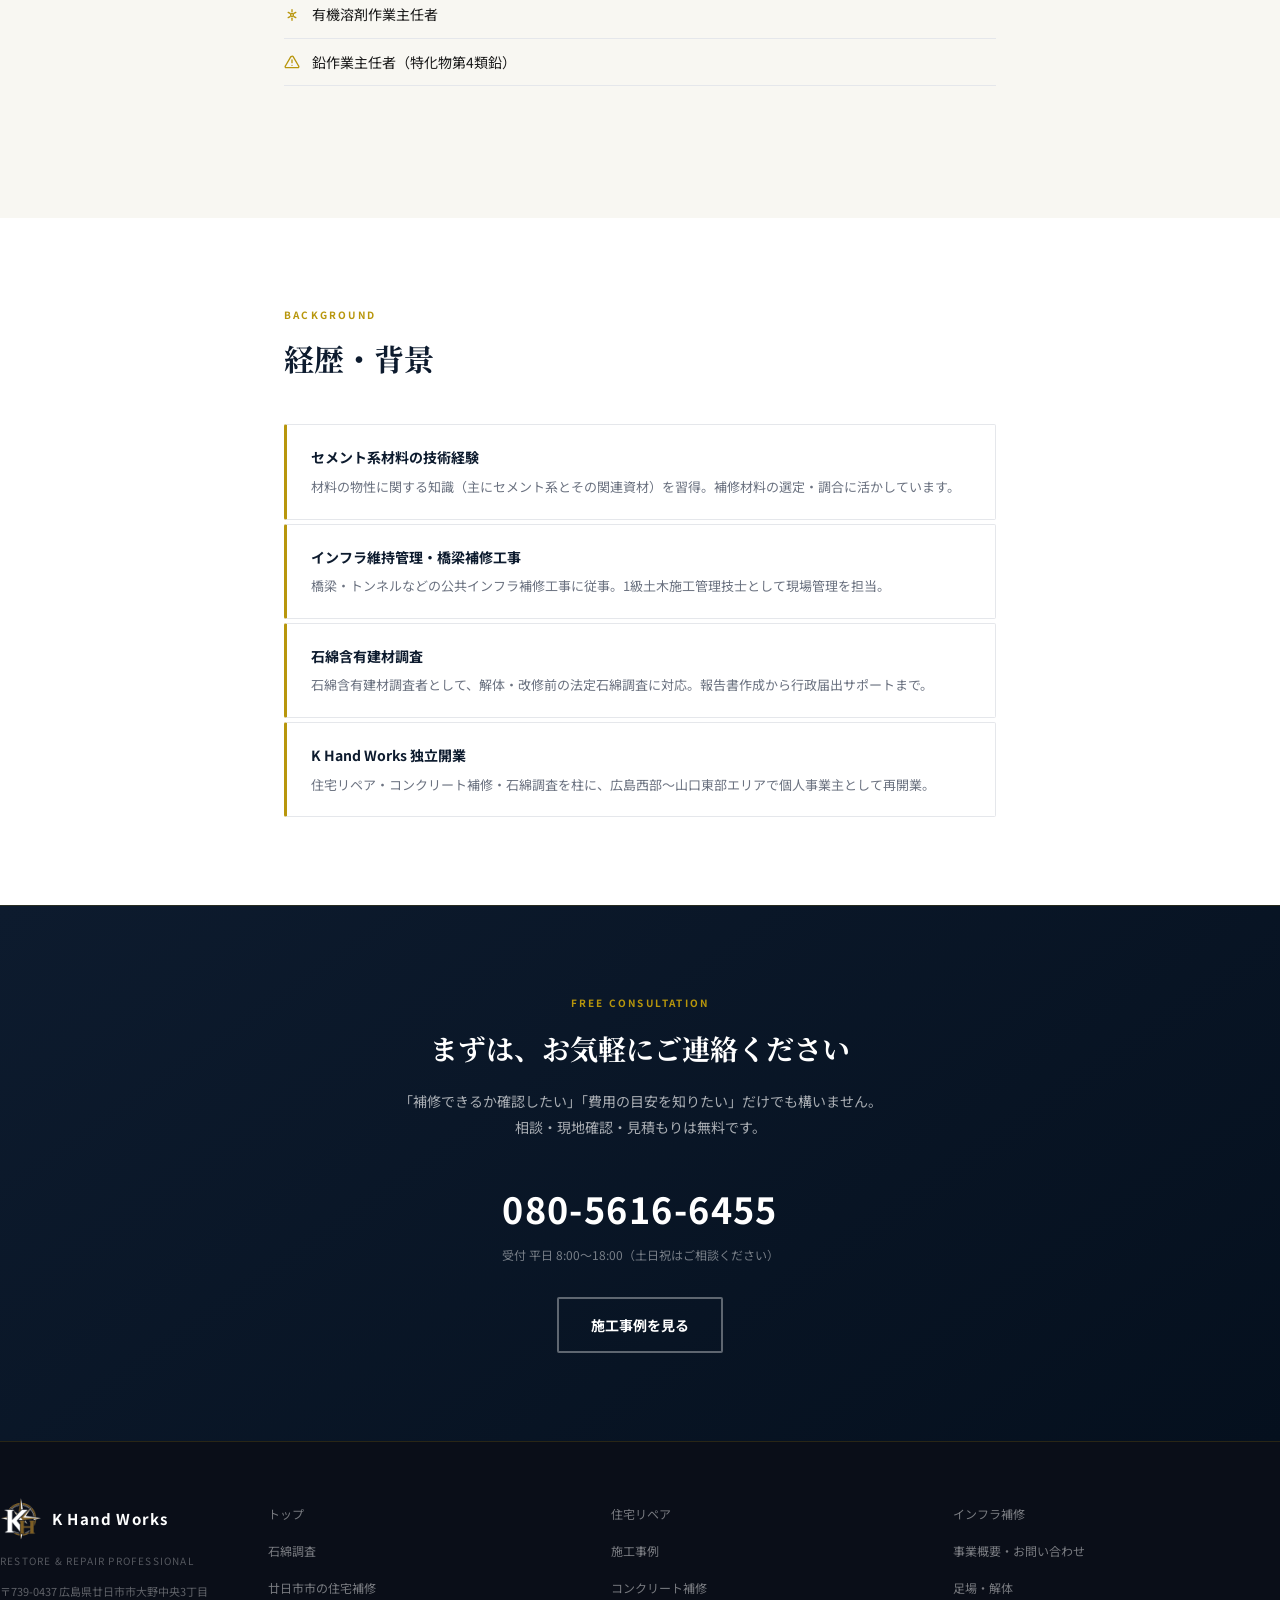
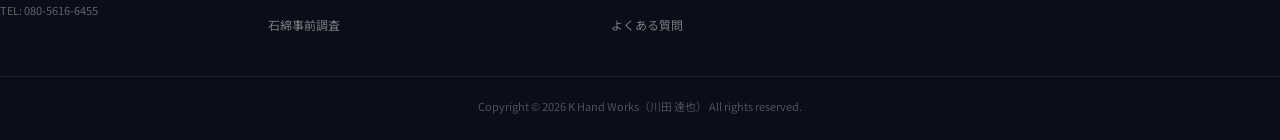
<file: contact.html>
<!DOCTYPE html>
<html lang="ja">
<head>
  <meta charset="UTF-8">
  <meta name="viewport" content="width=device-width, initial-scale=1.0">
  <title>事業概要・資格経歴・お問い合わせ｜K Hand Works｜広島西部〜山口東部</title>
  <meta name="description" content="K Hand Works（川田 達也）の事業概要・保有資格・経歴とお問い合わせ窓口。1級土木施工管理技士・コンクリート技士・石綿含有建材調査者。住所・電話番号・営業時間・LINE相談窓口。広島県廿日市市大野中央3丁目。">
  <link rel="preconnect" href="https://fonts.googleapis.com">
  <link rel="preconnect" href="https://fonts.gstatic.com" crossorigin>
  <link href="https://fonts.googleapis.com/css2?family=Noto+Sans+JP:wght@400;500;700;900&family=Noto+Serif+JP:wght@700;900&display=swap" rel="stylesheet">
  <link rel="stylesheet" href="css/style.css?v=2">
  <style>
    .qr-wrap {
      display: flex; gap: 32px; flex-wrap: wrap; margin-top: 20px;
    }
    .qr-item { text-align: center; }
    .qr-item img { width: 120px; height: 120px; border-radius: 4px; }
    .qr-label {
      font-size: 11px; color: var(--gray); margin-top: 6px;
    }
    .logo-full { max-height: 56px; margin-bottom: 16px; }
    .map-wrap {
      border-radius: 2px; overflow: hidden;
      border: 1px solid var(--border);
      margin-top: 24px;
    }
    .map-wrap iframe { display: block; }
  </style>
  <link rel="icon" href="images/favicon.ico" sizes="any">
  <link rel="apple-touch-icon" href="images/apple-touch-icon.png">
  <link rel="canonical" href="https://k-handworks.com/contact.html">
  <meta property="og:type" content="website">
  <meta property="og:site_name" content="K Hand Works">
  <meta property="og:title" content="事業概要・資格経歴・お問い合わせ｜K Hand Works｜広島西部〜山口東部">
  <meta property="og:description" content="K Hand Works（川田 達也）の事業概要・保有資格・経歴とお問い合わせ窓口。1級土木施工管理技士・コンクリート技士・石綿含有建材調査者。住所・電話番号・営業時間・LINE相談窓口。広島県廿日市市大野中央3丁目。">
  <meta property="og:url" content="https://k-handworks.com/contact.html">
  <meta property="og:image" content="https://k-handworks.com/images/og-image.png">
  <meta name="twitter:card" content="summary_large_image">
  <script type="application/ld+json">
  {
    "@context": "https://schema.org",
    "@type": "HomeAndConstructionBusiness",
    "name": "K Hand Works",
    "image": "https://k-handworks.com/images/og-image.png",
    "telephone": "080-5616-6455",
    "email": "k.handworks.info@gmail.com",
    "address": {
      "@type": "PostalAddress",
      "streetAddress": "大野中央3丁目",
      "addressLocality": "廿日市市",
      "addressRegion": "広島県",
      "postalCode": "739-0437",
      "addressCountry": "JP"
    },
    "areaServed": ["廿日市市", "広島市", "大竹市", "岩国市"],
    "url": "https://k-handworks.com/",
    "priceRange": "¥¥",
    "openingHours": "Mo-Fr 08:00-18:00"
  }
  </script>
  <!-- Cloudflare Web Analytics --><script type='module' src='https://static.cloudflareinsights.com/beacon.min.js' data-cf-beacon='{"token": "dab563281a8d43aa8a9fe3af16497d4e"}'></script><!-- End Cloudflare Web Analytics -->
  <!-- Google tag (gtag.js) -->
  <script async src="https://www.googletagmanager.com/gtag/js?id=G-B7Q6BFXT55"></script>
  <script>
    window.dataLayer = window.dataLayer || [];
    function gtag(){dataLayer.push(arguments);}
    gtag('js', new Date());
    gtag('config', 'G-B7Q6BFXT55');
  </script>
</head>
<body>

  <header id="header">
    <div class="header-inner">
      <a href="index.html" class="header-logo">
        <div class="logo-mark"><img src="images/logo-mark-header.png" alt="K Hand Works" loading="lazy"></div>
        <div class="logo-text">
          <span class="logo-name">K Hand Works</span>
          <span class="logo-sub">Restore &amp; Repair Professional</span>
        </div>
      </a>
      <button class="hamburger" aria-label="メニューを開く"><span></span><span></span><span></span></button>
    </div>
  </header>
  <div class="overlay"></div>
  <nav class="nav-drawer">
    <ul>
      <li><a href="index.html">トップ</a></li>
      <li><a href="service-repair.html">住宅リペア</a></li>
      <li><a href="service-infra.html">コンクリート・インフラ補修</a></li>
      <li><a href="service-asbestos.html">石綿（アスベスト）調査</a></li>
      <li><a href="works.html">施工事例</a></li>
      <li><a href="contact.html" class="active">事業概要・お問い合わせ</a></li>
    </ul>
    <div class="drawer-contact">
      <a href="tel:080-5616-6455" class="drawer-tel">080-5616-6455</a>
      <span class="drawer-mail">k.handworks.info@gmail.com</span>
    </div>
  </nav>

  <!-- PAGE HERO -->
  <section class="page-hero">
    <div class="inner page-hero-inner">
      <span class="en-label">Company &amp; Contact</span>
      <h1>事業概要・お問い合わせ</h1>
      <p class="page-desc">
        代表者の資格・経歴、事業概要、お問い合わせ窓口をまとめてご案内します。<br>
        電話・LINE・フォームで受け付けています。
      </p>
    </div>
  </section>
  <div class="breadcrumb">
    <div class="inner"><a href="index.html">トップ</a><span>›</span>事業概要・お問い合わせ</div>
  </div>

  <!-- 代表挨拶 -->
  <section class="section bg-light">
    <div class="inner" style="max-width:760px;">
      <div class="section-heading" style="text-align:left;margin-bottom:32px;">
        <span class="en">Representative Message</span>
        <h2>代表挨拶</h2>
      </div>
      <div style="line-height:2;font-size:15px;color:var(--text);">
        <p style="margin-bottom:1.2em;">はじめまして。K Hand Works 代表の川田達也です。</p>
        <p style="margin-bottom:1.2em;">私は土木のプロとして、橋梁・トンネルからコンクリート構造物まで、様々なインフラの補修に携わってきました。その経験から、「限りある資源を大切にし、地域のインフラを確かな知識で守りたい」という想いを強くしています。</p>
        <p style="margin-bottom:1.2em;">インフラの維持は急務です。老朽化が進む中、予算や人手の制約で、簡単に建て替えられないのが現状です。だからこそ補修のプロの目で、構造物の延命を図る。それが私の使命だと考えています。</p>
        <p style="margin-bottom:1.2em;">その知識と技術を、様々な社会資産の補修にも活かしたい。プロの技で、大切な社会資産を蘇らせる。それがK Hand Worksの目指す仕事です。</p>
        <p style="margin-bottom:1.6em;">インフラも住宅も、資格と実績に基づく質の高い補修で、地域の財産を守り続けます。</p>
        <p style="font-weight:700;color:var(--navy);">代表　川田達也</p>
      </div>
    </div>
  </section>

  <!-- お問い合わせ + 会社情報 -->
  <section class="section">
    <div class="inner">
      <div class="contact-grid">

        <!-- 左: 事業概要 -->
        <div>
          <img src="images/logo.png" alt="K Hand Works" class="company-logo-img">

          <dl class="company-info">
            <dt>屋号</dt>
            <dd>K Hand Works</dd>

            <dt>代表者</dt>
            <dd>川田 達也</dd>

            <dt>住所</dt>
            <dd>〒739-0437<br>広島県廿日市市大野中央3丁目</dd>

            <dt>電話番号</dt>
            <dd><a href="tel:080-5616-6455">080-5616-6455</a></dd>

            <dt>メール</dt>
            <dd><a href="mailto:k.handworks.info@gmail.com">k.handworks.info@gmail.com</a></dd>

            <dt>営業時間</dt>
            <dd>平日 8:00〜18:00<br>土日祝日はご相談ください</dd>

            <dt>対応エリア</dt>
            <dd>広島西部（廿日市市・広島市・大竹市）〜 山口県東部（岩国市方面）</dd>

            <dt>主な事業内容</dt>
            <dd>
              ・住宅リペア・建材補修<br>
              ・コンクリート・インフラ補修<br>
              ・石綿（アスベスト）事前調査<br>
              ・橋梁補修工事・足場工事
            </dd>

            <dt>保有資格</dt>
            <dd>
              1級土木施工管理技士 ／ コンクリート技士<br>
              石綿含有建材調査者 ／ 危険物取扱者（乙4）
            </dd>

            <dt>Instagram</dt>
            <dd><a href="https://www.instagram.com/khandworks/" target="_blank" rel="noopener">@khandworks</a></dd>
          </dl>

          <!-- QRコード -->
          <div id="line" class="contact-btns">
            <a href="tel:080-5616-6455" class="btn-primary" style="font-size:16px;padding:16px 24px;">
              ☎ 080-5616-6455 に電話する
            </a>
            <a href="https://line.me/R/ti/p/@508xtqzg" class="btn-line" target="_blank" rel="noopener">LINE で相談する</a>
          </div>

          <div class="qr-wrap">
            <div class="qr-item">
              <img src="images/line-qr.jpg" alt="LINE QRコード">
              <div class="qr-label">LINE で相談する</div>
            </div>
            <div class="qr-item">
              <img src="images/instagram-qr.png" alt="Instagram QRコード">
              <div class="qr-label">Instagram</div>
            </div>
          </div>
        </div>

        <!-- 右: お問い合わせフォーム -->
        <div>
          <div class="section-heading" style="text-align:left;margin-bottom:32px;">
            <span class="en">Contact Form</span>
            <h2>お問い合わせフォーム</h2>
          </div>

          <form id="contact-form">
            <div class="form-group">
              <label class="form-label" for="name">お名前<span class="req">必須</span></label>
              <input class="form-input" type="text" id="name" name="name" placeholder="山田 太郎" required>
            </div>
            <div class="form-group">
              <label class="form-label" for="company">会社名・屋号</label>
              <input class="form-input" type="text" id="company" name="company" placeholder="株式会社〇〇（個人の方は不要）">
            </div>
            <div class="form-group">
              <label class="form-label" for="tel">電話番号<span class="req">必須</span></label>
              <input class="form-input" type="tel" id="tel" name="tel" placeholder="080-0000-0000" required>
            </div>
            <div class="form-group">
              <label class="form-label" for="email">メールアドレス</label>
              <input class="form-input" type="email" id="email" name="email" placeholder="example@email.com">
            </div>
            <div class="form-group">
              <label class="form-label" for="service">ご相談内容の種別</label>
              <select class="form-input" id="service" name="service">
                <option value="">選択してください</option>
                <option value="repair">住宅リペア・建材補修</option>
                <option value="infra">コンクリート・インフラ補修</option>
                <option value="asbestos">石綿（アスベスト）事前調査</option>
                <option value="other">その他・複合的な相談</option>
              </select>
            </div>
            <div class="form-group">
              <label class="form-label" for="message">お問い合わせ内容<span class="req">必須</span></label>
              <textarea class="form-textarea" id="message" name="message" placeholder="建物の種類・状況・ご要望などをお聞かせください。現地の住所があれば記載いただくと、より具体的なご回答が可能です。" required></textarea>
            </div>
            <div style="position:absolute;left:-9999px;" aria-hidden="true">
              <label>入力しないでください<input type="text" name="_gotcha" tabindex="-1" autocomplete="off"></label>
            </div>
            <p style="font-size:11px;color:var(--gray);margin-bottom:16px;line-height:1.8;">
              「送信する」を押すと、入力内容を差し込んだメールがお使いのメールソフトで開きます。<br>
              内容をご確認のうえ、そのまま送信してください。通常 1〜2 営業日以内にご返信します。
            </p>
            <button type="submit" class="form-submit">送信する →</button>
            <p id="form-status" class="form-status" role="status" aria-live="polite"></p>
          </form>
        </div>

      </div>
    </div>
  </section>

  <!-- 資格一覧 -->
  <section class="section bg-light">
    <div class="inner" style="max-width:760px;">

      <div class="section-heading" style="text-align:left;margin-bottom:40px;">
        <span class="en">Qualifications</span>
        <h2>保有資格・免許</h2>
      </div>

      <!-- 国家資格 -->
      <div class="cert-group">
        <div class="cert-group-title">国家資格・免許</div>
        <div class="cert-row">
          <span class="cert-icon"><svg viewBox="0 0 24 24" fill="none" stroke="currentColor" stroke-width="2" stroke-linecap="round" stroke-linejoin="round"><line x1="3" y1="22" x2="21" y2="22"/><line x1="6" y1="18" x2="6" y2="11"/><line x1="10" y1="18" x2="10" y2="11"/><line x1="14" y1="18" x2="14" y2="11"/><line x1="18" y1="18" x2="18" y2="11"/><polygon points="12 2 21 8 3 8"/></svg></span>
          <span class="cert-label">1級土木施工管理技士</span>
        </div>
        <div class="cert-row">
          <span class="cert-icon"><svg viewBox="0 0 24 24" fill="none" stroke="currentColor" stroke-width="2" stroke-linecap="round" stroke-linejoin="round"><path d="M6 18h8"/><path d="M3 22h18"/><path d="M14 22a7 7 0 1 0 0-14h-1"/><path d="M9 14V3"/><path d="M7 5h4"/></svg></span>
          <span class="cert-label">石綿含有建材調査者</span>
        </div>
        <div class="cert-row">
          <span class="cert-icon"><svg viewBox="0 0 24 24" fill="none" stroke="currentColor" stroke-width="2" stroke-linecap="round" stroke-linejoin="round"><path d="M10 2v6.5L4.5 19a2 2 0 0 0 1.8 3h11.4a2 2 0 0 0 1.8-3L14 8.5V2"/><path d="M8.5 2h7"/><path d="M7 16h10"/></svg></span>
          <span class="cert-label">危険物取扱者（乙種第4類）</span>
        </div>
        <div class="cert-row">
          <span class="cert-icon"><svg viewBox="0 0 24 24" fill="none" stroke="currentColor" stroke-width="2" stroke-linecap="round" stroke-linejoin="round"><path d="M14 18V6a1 1 0 0 0-1-1H4a1 1 0 0 0-1 1v11a1 1 0 0 0 1 1h1"/><path d="M15 8h3.5a1 1 0 0 1 .8.4l2.5 3.2a1 1 0 0 1 .2.6V17a1 1 0 0 1-1 1h-1"/><circle cx="7" cy="18" r="2"/><circle cx="17" cy="18" r="2"/></svg></span>
          <span class="cert-label">中型自動車免許（8t限定）</span>
        </div>
      </div>

      <!-- 公的資格 -->
      <div class="cert-group">
        <div class="cert-group-title">公的資格</div>
        <div class="cert-row">
          <span class="cert-icon"><svg viewBox="0 0 24 24" fill="none" stroke="currentColor" stroke-width="2" stroke-linecap="round" stroke-linejoin="round"><circle cx="12" cy="12" r="3"/><path d="M19.4 15a1.65 1.65 0 0 0 .33 1.82l.06.06a2 2 0 1 1-2.83 2.83l-.06-.06a1.65 1.65 0 0 0-1.82-.33 1.65 1.65 0 0 0-1 1.51V21a2 2 0 0 1-4 0v-.09A1.65 1.65 0 0 0 9 19.4a1.65 1.65 0 0 0-1.82.33l-.06.06a2 2 0 1 1-2.83-2.83l.06-.06a1.65 1.65 0 0 0 .33-1.82 1.65 1.65 0 0 0-1.51-1H3a2 2 0 0 1 0-4h.09A1.65 1.65 0 0 0 4.6 9a1.65 1.65 0 0 0-.33-1.82l-.06-.06a2 2 0 1 1 2.83-2.83l.06.06a1.65 1.65 0 0 0 1.82.33H9a1.65 1.65 0 0 0 1-1.51V3a2 2 0 0 1 4 0v.09a1.65 1.65 0 0 0 1 1.51 1.65 1.65 0 0 0 1.82-.33l.06-.06a2 2 0 1 1 2.83 2.83l-.06.06a1.65 1.65 0 0 0-.33 1.82V9a1.65 1.65 0 0 0 1.51 1H21a2 2 0 0 1 0 4h-.09a1.65 1.65 0 0 0-1.51 1z"/></svg></span>
          <span class="cert-label">コンクリート技士（公益社団法人 日本コンクリート工学会）</span>
        </div>
      </div>

      <!-- 技能講習 -->
      <div class="cert-group">
        <div class="cert-group-title">技能講習</div>
        <div class="cert-row">
          <span class="cert-icon"><svg viewBox="0 0 24 24" fill="none" stroke="currentColor" stroke-width="2" stroke-linecap="round" stroke-linejoin="round"><circle cx="6" cy="18" r="2"/><circle cx="16" cy="18" r="2"/><path d="M8 18h6"/><path d="M4 18V9l4-2 4 4 5-3"/></svg></span>
          <span class="cert-label">車両系建設機械（整地・運搬・積込み及び掘削）</span>
        </div>
        <div class="cert-row">
          <span class="cert-icon"><svg viewBox="0 0 24 24" fill="none" stroke="currentColor" stroke-width="2" stroke-linecap="round" stroke-linejoin="round"><path d="M9 17H7A5 5 0 0 1 7 7h2"/><path d="M15 7h2a5 5 0 1 1 0 10h-2"/><line x1="8" y1="12" x2="16" y2="12"/></svg></span>
          <span class="cert-label">玉掛技能講習</span>
        </div>
        <div class="cert-row">
          <span class="cert-icon"><svg viewBox="0 0 24 24" fill="none" stroke="currentColor" stroke-width="2" stroke-linecap="round" stroke-linejoin="round"><line x1="7" y1="2" x2="7" y2="22"/><line x1="17" y1="2" x2="17" y2="22"/><line x1="7" y1="6" x2="17" y2="6"/><line x1="7" y1="11" x2="17" y2="11"/><line x1="7" y1="16" x2="17" y2="16"/></svg></span>
          <span class="cert-label">高所作業車運転技能講習</span>
        </div>
        <div class="cert-row">
          <span class="cert-icon"><svg viewBox="0 0 24 24" fill="none" stroke="currentColor" stroke-width="2" stroke-linecap="round" stroke-linejoin="round"><path d="M4 21V9l14-5v6"/><path d="M18 10v11"/><path d="M14 21h8"/><path d="M4 21h4"/></svg></span>
          <span class="cert-label">小型移動式クレーン運転技能講習</span>
        </div>
        <div class="cert-row">
          <span class="cert-icon"><svg viewBox="0 0 24 24" fill="none" stroke="currentColor" stroke-width="2" stroke-linecap="round" stroke-linejoin="round"><circle cx="12" cy="12" r="2.2"/><path d="M12 4v3.3"/><path d="M6.3 8l2.9 1.65"/><path d="M6.3 16l2.9-1.65"/><path d="M12 20v-3.3"/><path d="M17.7 16l-2.9-1.65"/><path d="M17.7 8l-2.9 1.65"/></svg></span>
          <span class="cert-label">有機溶剤作業主任者</span>
        </div>
        <div class="cert-row">
          <span class="cert-icon"><svg viewBox="0 0 24 24" fill="none" stroke="currentColor" stroke-width="2" stroke-linecap="round" stroke-linejoin="round"><path d="m10.29 3.86-8.18 14.14A1.5 1.5 0 0 0 3.4 20.5h17.2a1.5 1.5 0 0 0 1.29-2.5L13.71 3.86a1.5 1.5 0 0 0-2.58 0Z"/><line x1="12" y1="9" x2="12" y2="13"/><line x1="12" y1="17" x2="12.01" y2="17"/></svg></span>
          <span class="cert-label">鉛作業主任者（特化物第4類鉛）</span>
        </div>
      </div>

    </div>
  </section>

  <!-- 経歴 -->
  <section class="section">
    <div class="inner" style="max-width:760px;">
      <div class="section-heading" style="text-align:left;margin-bottom:40px;">
        <span class="en">Background</span>
        <h2>経歴・背景</h2>
      </div>
      <div style="display:flex;flex-direction:column;gap:4px;">
        <div class="service-item">
          <h3>セメント系材料の技術経験</h3>
          <p>材料の物性に関する知識（主にセメント系とその関連資材）を習得。補修材料の選定・調合に活かしています。</p>
        </div>
        <div class="service-item">
          <h3>インフラ維持管理・橋梁補修工事</h3>
          <p>橋梁・トンネルなどの公共インフラ補修工事に従事。1級土木施工管理技士として現場管理を担当。</p>
        </div>
        <div class="service-item">
          <h3>石綿含有建材調査</h3>
          <p>石綿含有建材調査者として、解体・改修前の法定石綿調査に対応。報告書作成から行政届出サポートまで。</p>
        </div>
        <div class="service-item">
          <h3>K Hand Works 独立開業</h3>
          <p>住宅リペア・コンクリート補修・石綿調査を柱に、広島西部〜山口東部エリアで個人事業主として再開業。</p>
        </div>
      </div>
    </div>
  </section>

  <!-- CTA -->
  <section class="section-cta">
    <div class="inner">
      <p class="cta-sub">Free Consultation</p>
      <h2>まずは、お気軽にご連絡ください</h2>
      <p class="cta-text">
        「補修できるか確認したい」「費用の目安を知りたい」だけでも構いません。<br>
        相談・現地確認・見積もりは無料です。
      </p>
      <a href="tel:080-5616-6455" class="cta-tel">080-5616-6455</a>
      <div class="cta-hours">受付 平日 8:00〜18:00（土日祝はご相談ください）</div>
      <div class="cta-btns">
        <a href="works.html" class="btn-outline">施工事例を見る</a>
      </div>
    </div>
  </section>

  <footer>
    <div class="footer-inner">
      <div class="footer-top">
        <div class="footer-brand">
          <div class="footer-logo-mark">
            <div class="logo-mark"><img src="images/logo-mark-header.png" alt="K Hand Works" loading="lazy"></div>
            <span class="logo-name">K Hand Works</span>
          </div>
          <div class="footer-tagline">Restore &amp; Repair Professional</div>
          <div style="margin-top:12px;font-size:11px;color:rgba(255,255,255,0.35);line-height:1.8;">〒739-0437 広島県廿日市市大野中央3丁目<br>TEL: 080-5616-6455</div>
        </div>
        <nav class="footer-nav-grid">
          <a href="index.html">トップ</a>
          <a href="service-repair.html">住宅リペア</a>
          <a href="service-infra.html">インフラ補修</a>
          <a href="service-asbestos.html">石綿調査</a>
          <a href="works.html">施工事例</a>
          <a href="contact.html">事業概要・お問い合わせ</a>
          <a href="juutaku-hoshu.html">廿日市市の住宅補修</a>
          <a href="concrete-hoshu.html">コンクリート補修</a>
          <a href="ashiba-kaitai.html">足場・解体</a>
          <a href="asbestos-chousa.html">石綿事前調査</a>
          <a href="faq.html">よくある質問</a>
        </nav>
      </div>
      <div class="footer-copy">Copyright &copy; 2026 K Hand Works（川田 達也） All rights reserved.</div>
    </div>
  </footer>
  <a href="#" class="back-to-top"><span class="arrow">↑</span><span>TOP</span></a>
  <div class="mobile-sticky-bar">
    <a href="tel:080-5616-6455" class="msb-btn msb-tel">☎ 電話</a>
    <a href="https://line.me/R/ti/p/@508xtqzg" class="msb-btn msb-line" target="_blank" rel="noopener">LINE</a>
  </div>
  <script src="js/main.js"></script>
</body>
</html>
</file>
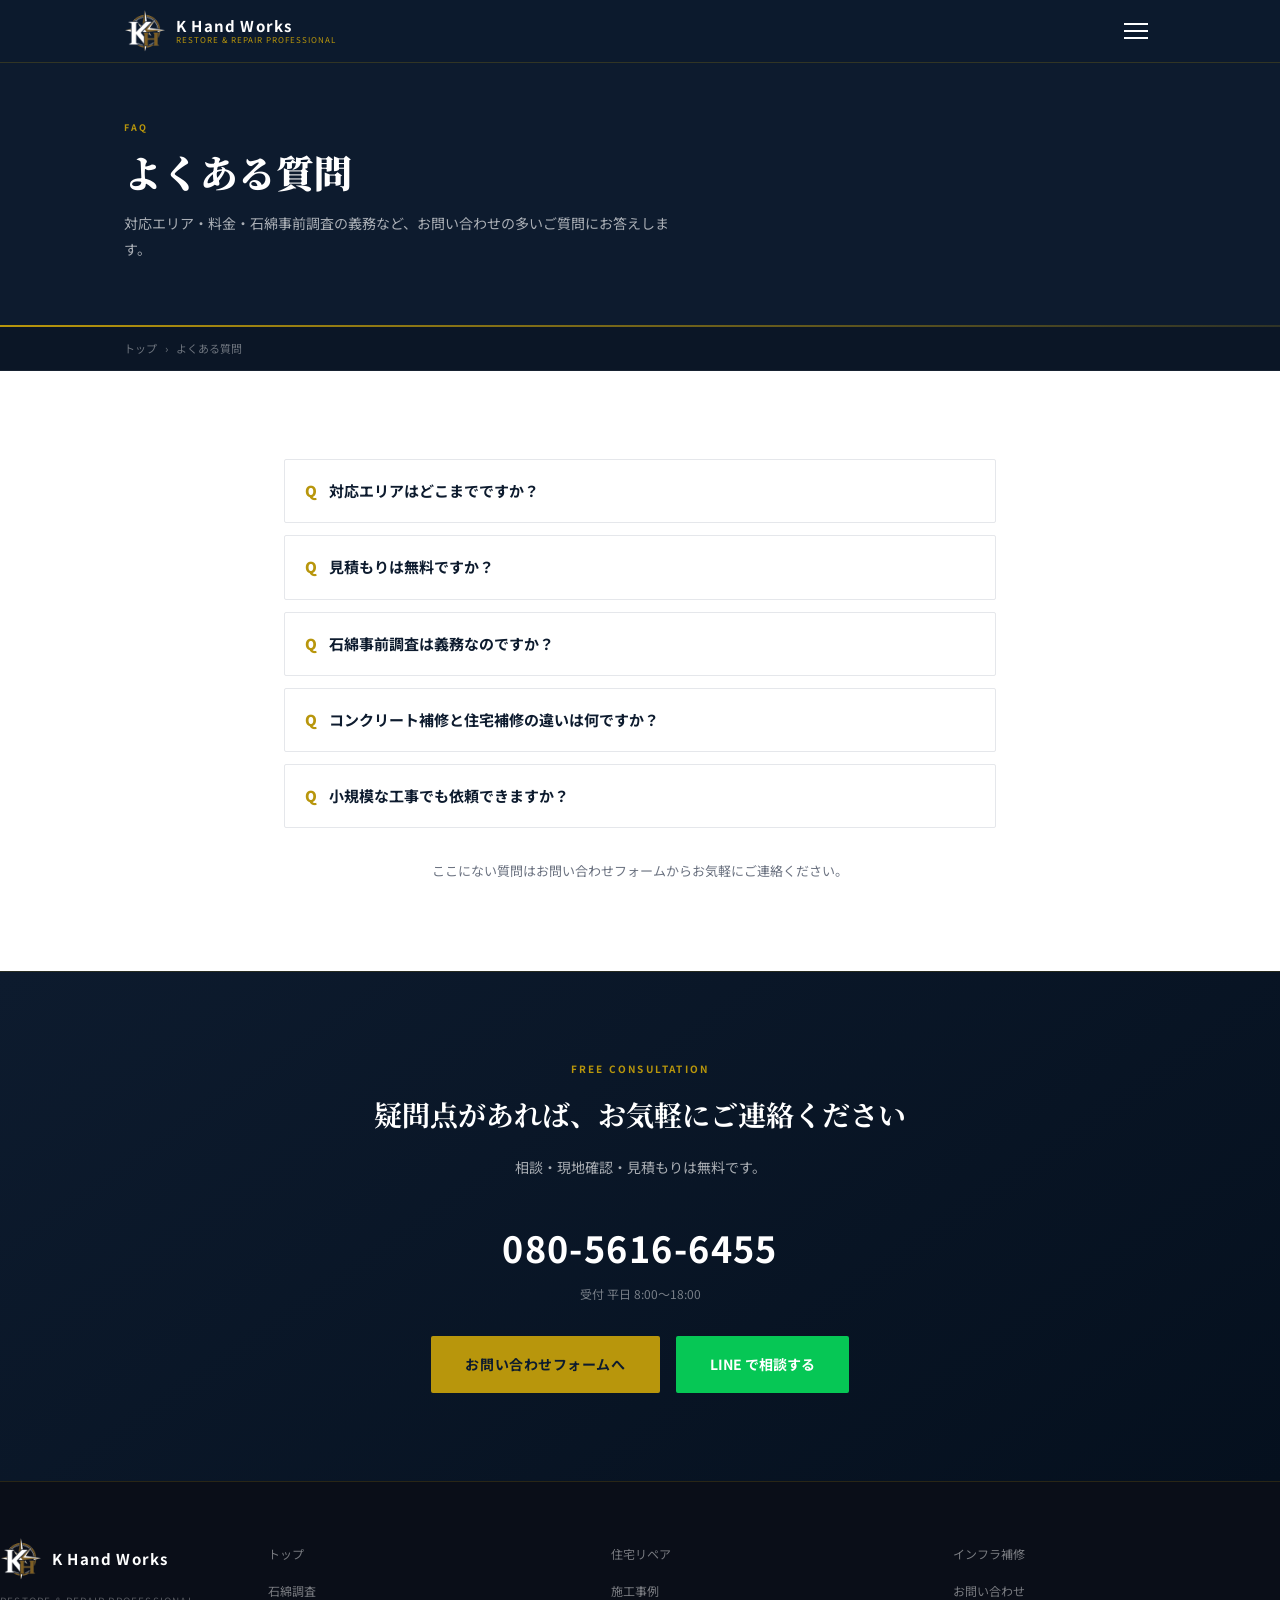
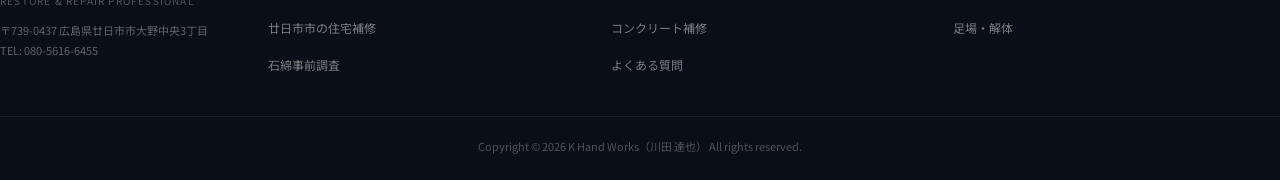
<file: faq.html>
<!DOCTYPE html>
<html lang="ja">
<head>
  <meta charset="UTF-8">
  <meta name="viewport" content="width=device-width, initial-scale=1.0">
  <title>よくある質問｜K Hand Works｜広島西部〜山口東部</title>
  <meta name="description" content="K Hand Worksへのよくある質問。対応エリア・見積り無料の範囲・石綿事前調査の義務・住宅補修とコンクリート補修の違い・小規模工事の可否についてお答えします。">
  <link rel="preconnect" href="https://fonts.googleapis.com">
  <link rel="preconnect" href="https://fonts.gstatic.com" crossorigin>
  <link href="https://fonts.googleapis.com/css2?family=Noto+Sans+JP:wght@400;500;700;900&family=Noto+Serif+JP:wght@700;900&display=swap" rel="stylesheet">
  <link rel="stylesheet" href="css/style.css?v=2">
  <style>
    .faq-list { display: flex; flex-direction: column; gap: 12px; }
    .faq-item {
      border: 1px solid var(--border); border-radius: 2px; background: var(--white);
      padding: 0 20px;
    }
    .faq-item summary {
      list-style: none; cursor: pointer; padding: 18px 0;
      font-size: 15px; font-weight: 700; color: var(--navy);
      display: flex; align-items: flex-start; gap: 12px;
    }
    .faq-item summary::-webkit-details-marker { display: none; }
    .faq-item summary::before { content: "Q"; color: var(--gold); font-weight: 900; flex-shrink: 0; }
    .faq-item[open] summary { border-bottom: 1px solid var(--border); }
    .faq-answer {
      display: flex; gap: 12px; padding: 16px 0; font-size: 13px; line-height: 1.9; color: var(--gray);
    }
    .faq-answer::before { content: "A"; color: var(--navy); font-weight: 900; flex-shrink: 0; }
  </style>
  <link rel="icon" href="images/favicon.ico" sizes="any">
  <link rel="apple-touch-icon" href="images/apple-touch-icon.png">
  <link rel="canonical" href="https://k-handworks.com/faq.html">
  <meta property="og:type" content="website">
  <meta property="og:site_name" content="K Hand Works">
  <meta property="og:title" content="よくある質問｜K Hand Works｜広島西部〜山口東部">
  <meta property="og:description" content="K Hand Worksへのよくある質問。対応エリア・見積り無料の範囲・石綿事前調査の義務・住宅補修とコンクリート補修の違い・小規模工事の可否についてお答えします。">
  <meta property="og:url" content="https://k-handworks.com/faq.html">
  <meta property="og:image" content="https://k-handworks.com/images/og-image.png">
  <meta name="twitter:card" content="summary_large_image">
  <script type="application/ld+json">
  {
    "@context": "https://schema.org",
    "@type": "HomeAndConstructionBusiness",
    "name": "K Hand Works",
    "image": "https://k-handworks.com/images/og-image.png",
    "telephone": "080-5616-6455",
    "email": "k.handworks.info@gmail.com",
    "address": {
      "@type": "PostalAddress",
      "streetAddress": "大野中央3丁目",
      "addressLocality": "廿日市市",
      "addressRegion": "広島県",
      "postalCode": "739-0437",
      "addressCountry": "JP"
    },
    "areaServed": ["廿日市市", "広島市", "大竹市", "岩国市"],
    "url": "https://k-handworks.com/",
    "priceRange": "¥¥",
    "openingHours": "Mo-Fr 08:00-18:00"
  }
  </script>
  <script type="application/ld+json">
  {
    "@context": "https://schema.org",
    "@type": "FAQPage",
    "mainEntity": [
      {
        "@type": "Question",
        "name": "対応エリアはどこまでですか？",
        "acceptedAnswer": {
          "@type": "Answer",
          "text": "広島西部（廿日市市・広島市・大竹市）から山口県東部（岩国市方面）まで対応しています。廿日市市大野を拠点としているため、廿日市市内は特に迅速に対応可能です。エリア外でも内容によってはご相談に応じますので、まずはお問い合わせください。"
        }
      },
      {
        "@type": "Question",
        "name": "見積もりは無料ですか？",
        "acceptedAnswer": {
          "@type": "Answer",
          "text": "住宅リペア・コンクリート補修・石綿事前調査・足場工事のいずれも、現地調査とお見積もりは無料です。出張費は往復50kmまで無料、それ以上は距離に応じた実費をいただく場合があります。"
        }
      },
      {
        "@type": "Question",
        "name": "石綿事前調査は義務なのですか？",
        "acceptedAnswer": {
          "@type": "Answer",
          "text": "はい。大気汚染防止法の改正により、2022年4月から解体・改修工事前の石綿事前調査結果を行政へ報告することが義務化され、2023年10月からは調査そのものを石綿含有建材調査者などの有資格者が行うことが義務化されています。無資格者の判断のみで調査を省略すると、発注者・施工業者ともに法令違反となる可能性があります。"
        }
      },
      {
        "@type": "Question",
        "name": "コンクリート補修と住宅補修の違いは何ですか？",
        "acceptedAnswer": {
          "@type": "Answer",
          "text": "コンクリート補修は外構・駐車場・基礎・橋梁・トンネルなど構造物のひび割れ注入や断面修復が中心で、構造耐力や安全性に関わる補修です。住宅補修（リペア）はフローリング・建具・木部など、主に美観を回復するための小規模な補修を指します。工法も使用材料も異なりますが、どちらも同じ代表者（1級土木施工管理技士・コンクリート技士）が対応します。"
        }
      },
      {
        "@type": "Question",
        "name": "小規模な工事でも依頼できますか？",
        "acceptedAnswer": {
          "@type": "Answer",
          "text": "はい。フローリングのキズ1箇所、外構のひび割れ1箇所といった小規模な補修から承っています。大手の解体業者やリフォーム会社では対応しにくい小規模案件こそ、個人事業主であるK Hand Worksの得意分野です。"
        }
      }
    ]
  }
  </script>
  <!-- Cloudflare Web Analytics --><script type='module' src='https://static.cloudflareinsights.com/beacon.min.js' data-cf-beacon='{"token": "dab563281a8d43aa8a9fe3af16497d4e"}'></script><!-- End Cloudflare Web Analytics -->
  <!-- Google tag (gtag.js) -->
  <script async src="https://www.googletagmanager.com/gtag/js?id=G-B7Q6BFXT55"></script>
  <script>
    window.dataLayer = window.dataLayer || [];
    function gtag(){dataLayer.push(arguments);}
    gtag('js', new Date());
    gtag('config', 'G-B7Q6BFXT55');
  </script>
</head>
<body>

  <header id="header">
    <div class="header-inner">
      <a href="index.html" class="header-logo">
        <div class="logo-mark"><img src="images/logo-mark-header.png" alt="K Hand Works" loading="lazy"></div>
        <div class="logo-text">
          <span class="logo-name">K Hand Works</span>
          <span class="logo-sub">Restore &amp; Repair Professional</span>
        </div>
      </a>
      <button class="hamburger" aria-label="メニューを開く"><span></span><span></span><span></span></button>
    </div>
  </header>
  <div class="overlay"></div>
  <nav class="nav-drawer">
    <ul>
      <li><a href="index.html">トップ</a></li>
      <li><a href="service-repair.html">住宅リペア</a></li>
      <li><a href="service-infra.html">コンクリート・インフラ補修</a></li>
      <li><a href="service-asbestos.html">石綿（アスベスト）調査</a></li>
      <li><a href="works.html">施工事例</a></li>
      <li><a href="contact.html">事業概要・お問い合わせ</a></li>
    </ul>
    <div class="drawer-contact">
      <a href="tel:080-5616-6455" class="drawer-tel">080-5616-6455</a>
      <span class="drawer-mail">k.handworks.info@gmail.com</span>
    </div>
  </nav>

  <!-- PAGE HERO -->
  <section class="page-hero">
    <div class="inner page-hero-inner">
      <span class="en-label">FAQ</span>
      <h1>よくある質問</h1>
      <p class="page-desc">
        対応エリア・料金・石綿事前調査の義務など、お問い合わせの多いご質問にお答えします。
      </p>
    </div>
  </section>
  <div class="breadcrumb">
    <div class="inner"><a href="index.html">トップ</a><span>›</span>よくある質問</div>
  </div>

  <!-- FAQ LIST -->
  <section class="section">
    <div class="inner" style="max-width:760px;">
      <div class="faq-list">

        <details class="faq-item">
          <summary>対応エリアはどこまでですか？</summary>
          <div class="faq-answer">
            広島西部（廿日市市・広島市・大竹市）から山口県東部（岩国市方面）まで対応しています。廿日市市大野を拠点としているため、廿日市市内は特に迅速に対応可能です。エリア外でも内容によってはご相談に応じますので、まずはお問い合わせください。
          </div>
        </details>

        <details class="faq-item">
          <summary>見積もりは無料ですか？</summary>
          <div class="faq-answer">
            住宅リペア・コンクリート補修・石綿事前調査・足場工事のいずれも、現地調査とお見積もりは無料です。出張費は往復50kmまで無料、それ以上は距離に応じた実費をいただく場合があります。
          </div>
        </details>

        <details class="faq-item">
          <summary>石綿事前調査は義務なのですか？</summary>
          <div class="faq-answer">
            はい。大気汚染防止法の改正により、2022年4月から解体・改修工事前の石綿事前調査結果を行政へ報告することが義務化され、2023年10月からは調査そのものを石綿含有建材調査者などの有資格者が行うことが義務化されています。無資格者の判断のみで調査を省略すると、発注者・施工業者ともに法令違反となる可能性があります。詳しくは<a href="asbestos-chousa.html">石綿事前調査ページ</a>をご覧ください。
          </div>
        </details>

        <details class="faq-item">
          <summary>コンクリート補修と住宅補修の違いは何ですか？</summary>
          <div class="faq-answer">
            コンクリート補修は外構・駐車場・基礎・橋梁・トンネルなど構造物のひび割れ注入や断面修復が中心で、構造耐力や安全性に関わる補修です。住宅補修（リペア）はフローリング・建具・木部など、主に美観を回復するための小規模な補修を指します。工法も使用材料も異なりますが、どちらも同じ代表者（1級土木施工管理技士・コンクリート技士）が対応します。
          </div>
        </details>

        <details class="faq-item">
          <summary>小規模な工事でも依頼できますか？</summary>
          <div class="faq-answer">
            はい。フローリングのキズ1箇所、外構のひび割れ1箇所といった小規模な補修から承っています。大手の解体業者やリフォーム会社では対応しにくい小規模案件こそ、個人事業主であるK Hand Worksの得意分野です。
          </div>
        </details>

      </div>

      <p style="text-align:center;font-size:13px;color:var(--gray);margin-top:32px;">
        ここにない質問は<a href="contact.html">お問い合わせフォーム</a>からお気軽にご連絡ください。
      </p>
    </div>
  </section>

  <!-- CTA -->
  <section class="section-cta">
    <div class="inner">
      <p class="cta-sub">Free Consultation</p>
      <h2>疑問点があれば、お気軽にご連絡ください</h2>
      <p class="cta-text">相談・現地確認・見積もりは無料です。</p>
      <a href="tel:080-5616-6455" class="cta-tel">080-5616-6455</a>
      <div class="cta-hours">受付 平日 8:00〜18:00</div>
      <div class="cta-btns">
        <a href="contact.html" class="btn-primary">お問い合わせフォームへ</a>
        <a href="https://line.me/R/ti/p/@508xtqzg" class="btn-line" target="_blank" rel="noopener">LINE で相談する</a>
      </div>
    </div>
  </section>

  <footer>
    <div class="footer-inner">
      <div class="footer-top">
        <div class="footer-brand">
          <div class="footer-logo-mark">
            <div class="logo-mark"><img src="images/logo-mark-header.png" alt="K Hand Works" loading="lazy"></div>
            <span class="logo-name">K Hand Works</span>
          </div>
          <div class="footer-tagline">Restore &amp; Repair Professional</div>
          <div style="margin-top:12px;font-size:11px;color:rgba(255,255,255,0.35);line-height:1.8;">〒739-0437 広島県廿日市市大野中央3丁目<br>TEL: 080-5616-6455</div>
        </div>
        <nav class="footer-nav-grid">
          <a href="index.html">トップ</a>
          <a href="service-repair.html">住宅リペア</a>
          <a href="service-infra.html">インフラ補修</a>
          <a href="service-asbestos.html">石綿調査</a>
          <a href="works.html">施工事例</a>
          <a href="contact.html">お問い合わせ</a>
          <a href="juutaku-hoshu.html">廿日市市の住宅補修</a>
          <a href="concrete-hoshu.html">コンクリート補修</a>
          <a href="ashiba-kaitai.html">足場・解体</a>
          <a href="asbestos-chousa.html">石綿事前調査</a>
          <a href="faq.html">よくある質問</a>
        </nav>
      </div>
      <div class="footer-copy">Copyright &copy; 2026 K Hand Works（川田 達也） All rights reserved.</div>
    </div>
  </footer>
  <a href="#" class="back-to-top"><span class="arrow">↑</span><span>TOP</span></a>
  <div class="mobile-sticky-bar">
    <a href="tel:080-5616-6455" class="msb-btn msb-tel">☎ 電話</a>
    <a href="https://line.me/R/ti/p/@508xtqzg" class="msb-btn msb-line" target="_blank" rel="noopener">LINE</a>
  </div>
  <script src="js/main.js"></script>
</body>
</html>
</file>
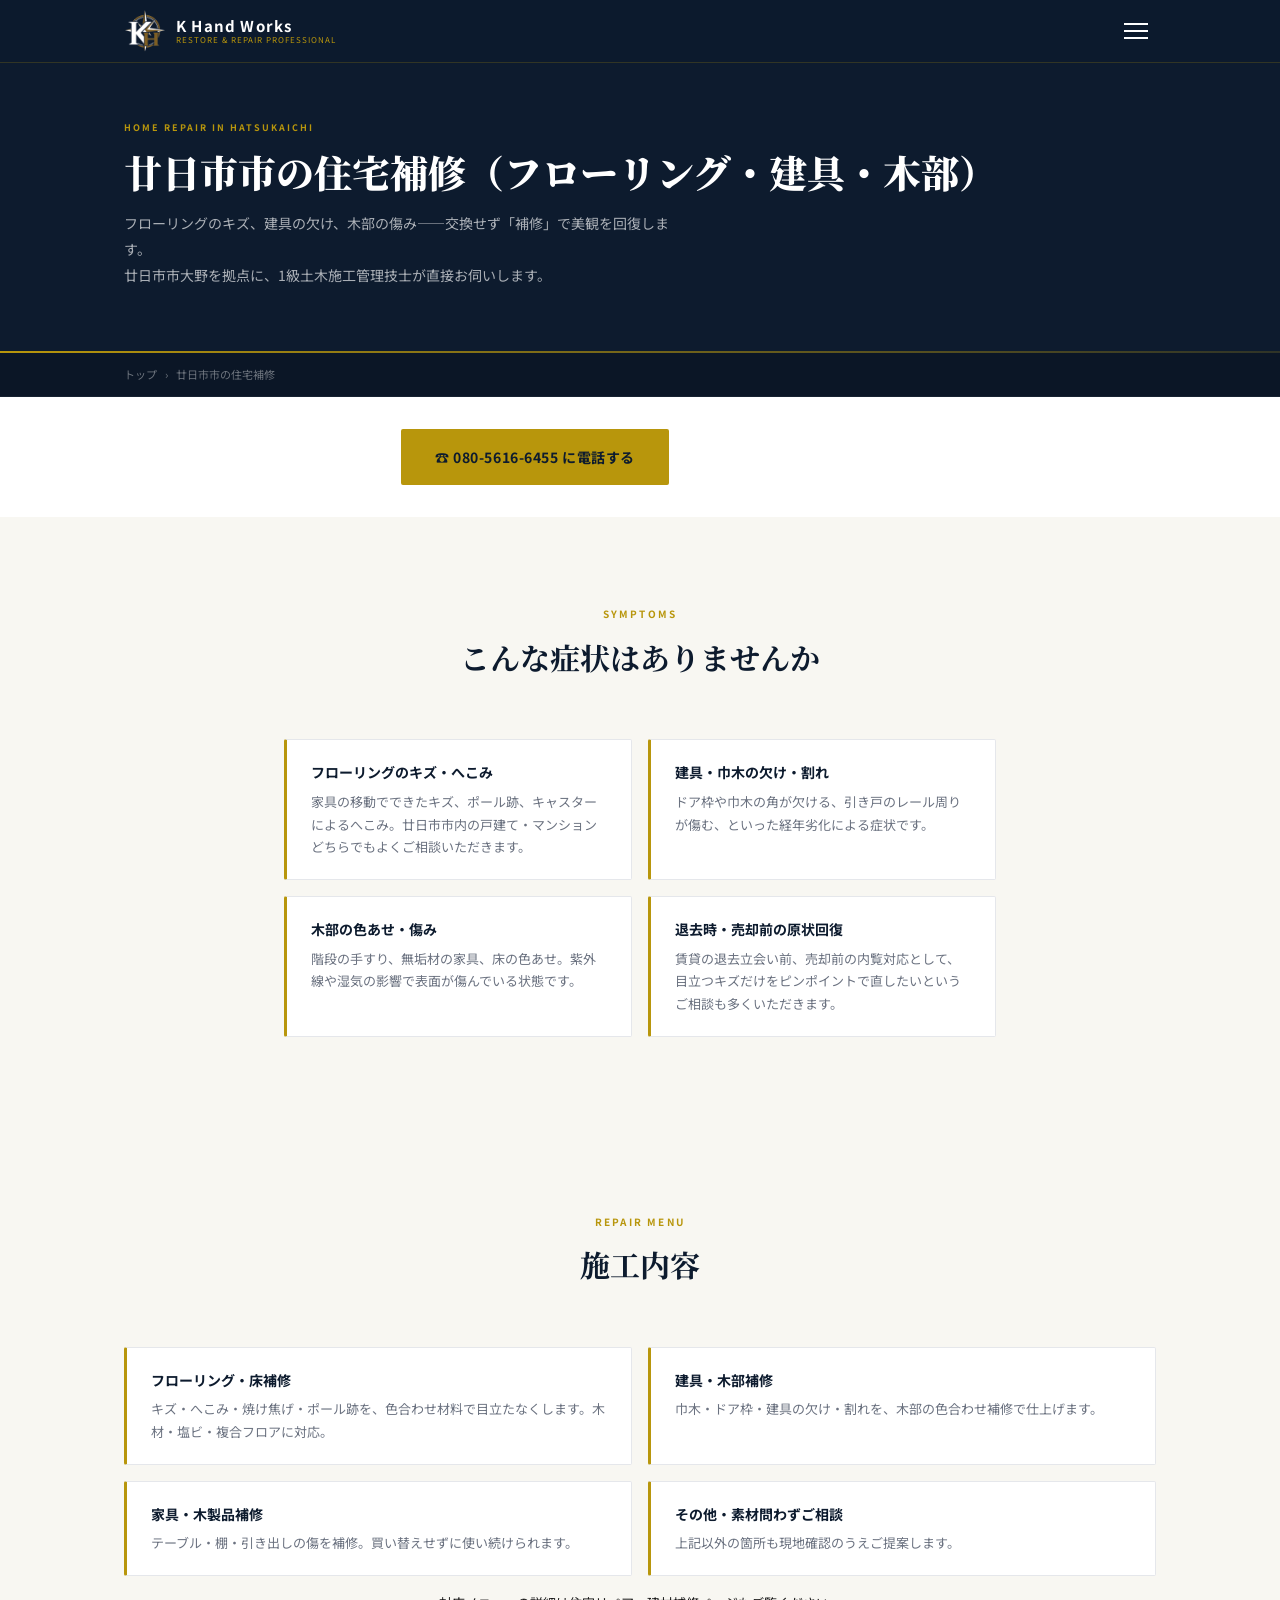
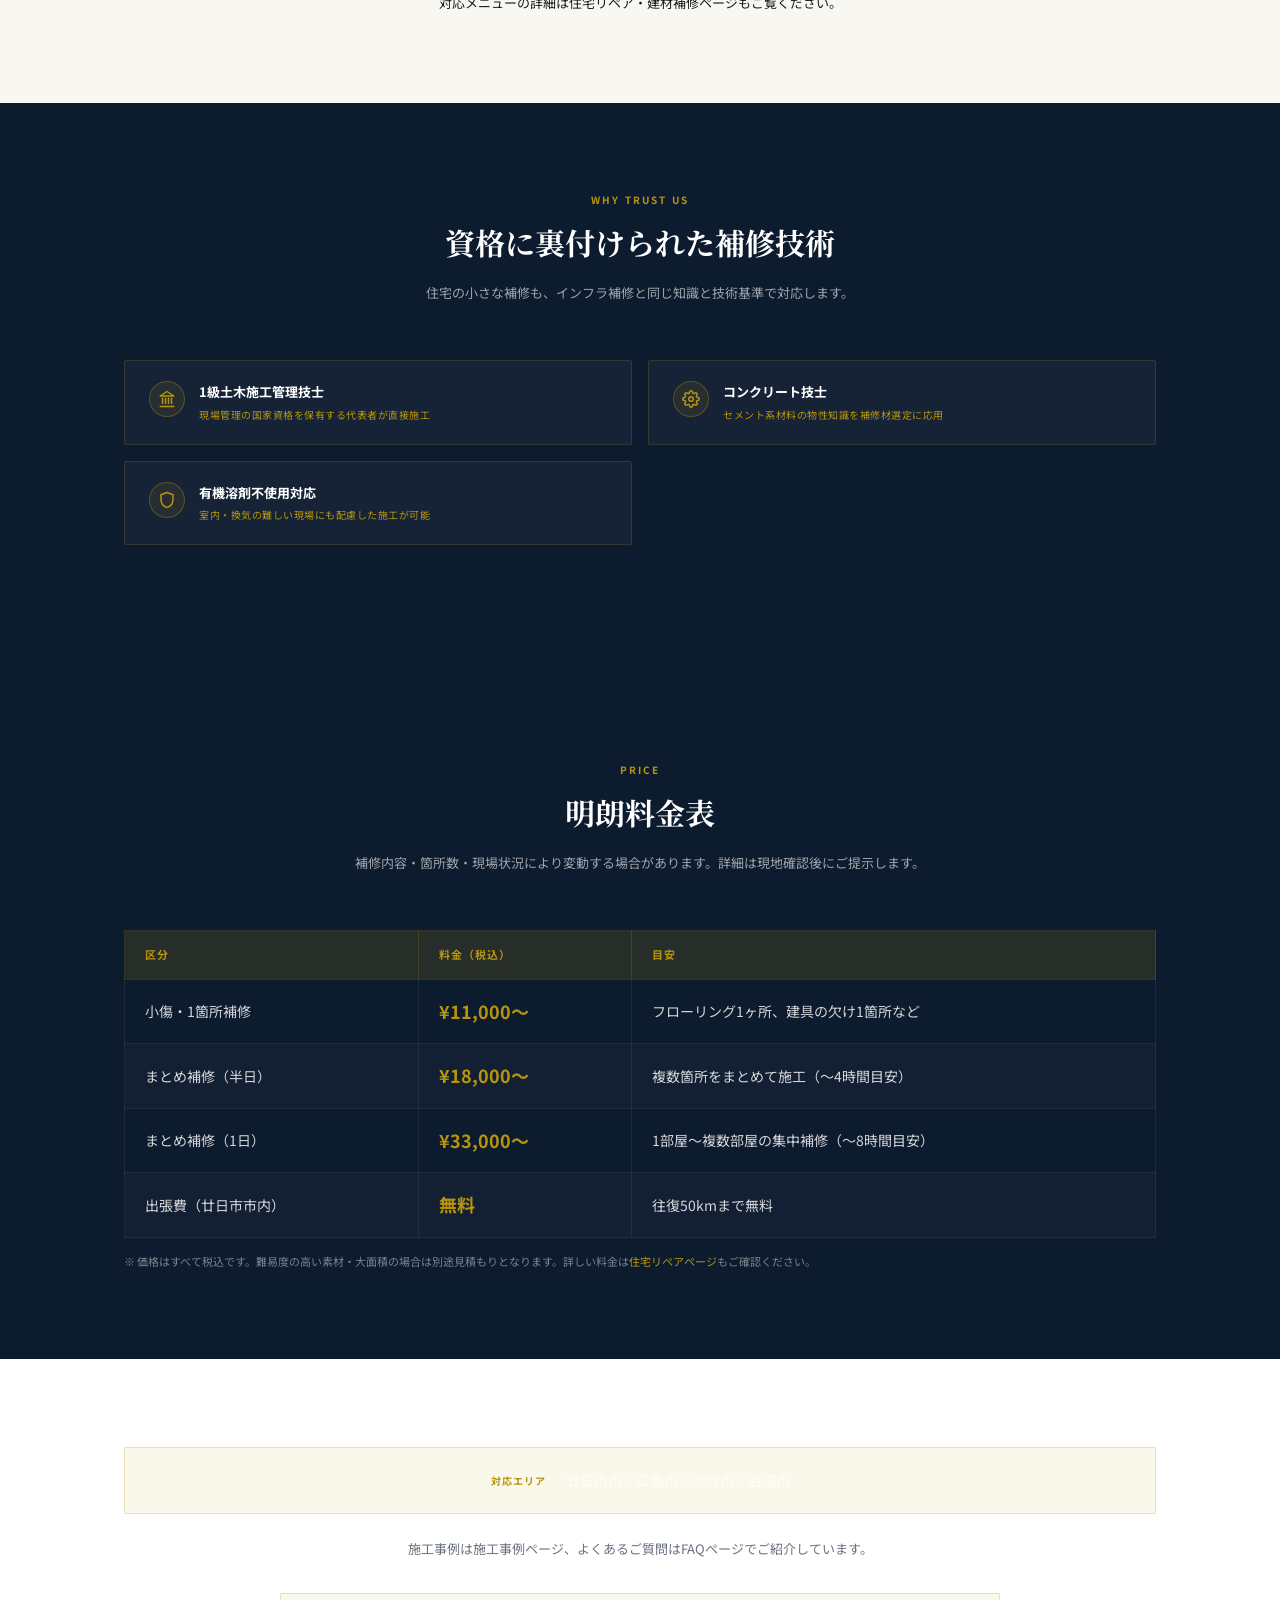
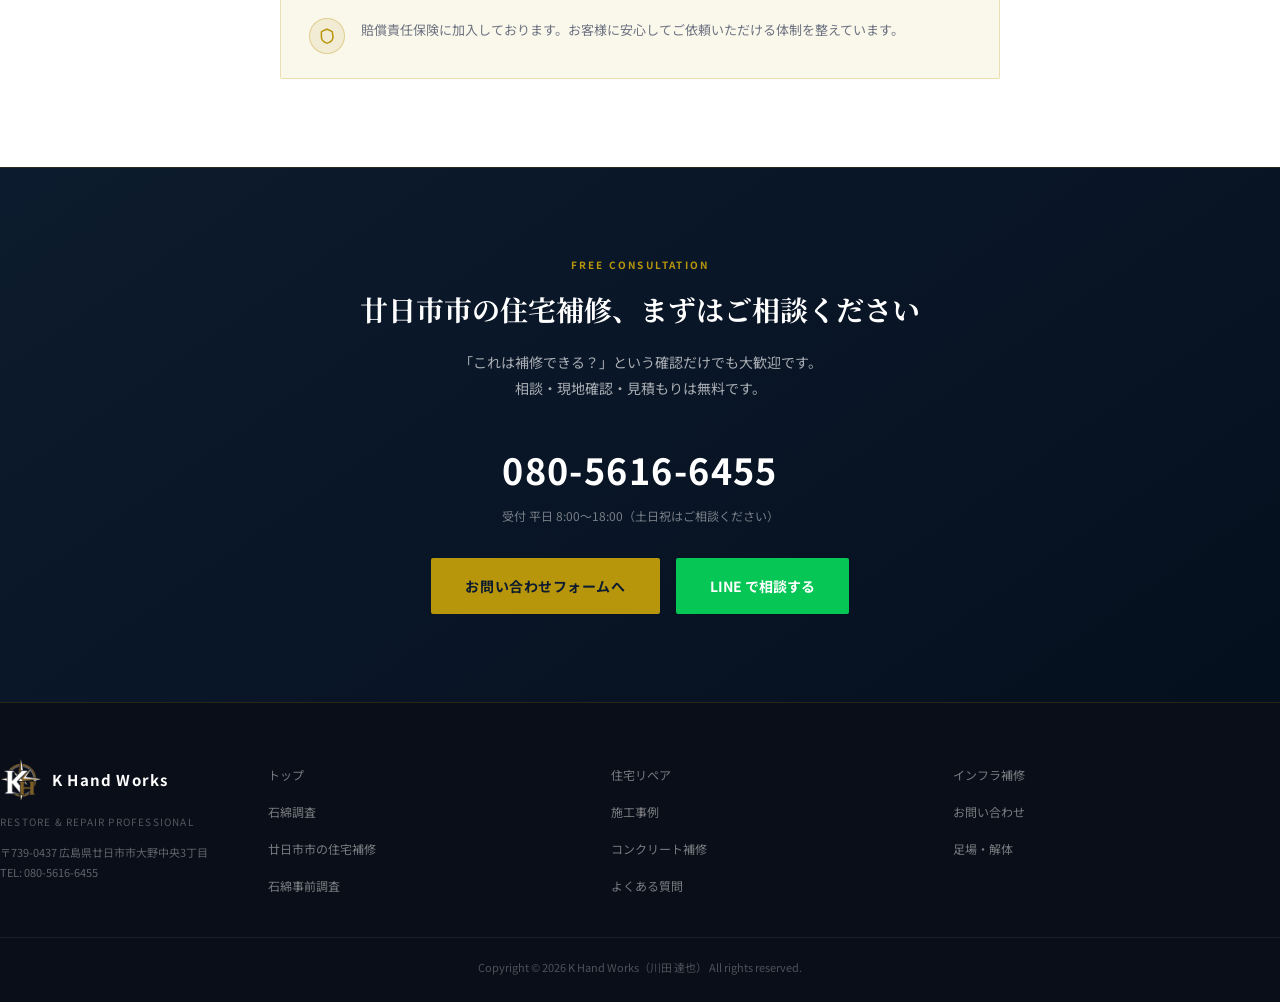
<file: juutaku-hoshu.html>
<!DOCTYPE html>
<html lang="ja">
<head>
  <meta charset="UTF-8">
  <meta name="viewport" content="width=device-width, initial-scale=1.0">
  <title>廿日市市の住宅補修｜K Hand Works</title>
  <meta name="description" content="廿日市市でフローリングのキズ・建具の欠け・木部の傷みにお困りの方へ。交換せず低コストで補修します。1級土木施工管理技士が直接施工し、広島西部エリア対応。相談・見積り無料、080-5616-6455まで。">
  <link rel="preconnect" href="https://fonts.googleapis.com">
  <link rel="preconnect" href="https://fonts.gstatic.com" crossorigin>
  <link href="https://fonts.googleapis.com/css2?family=Noto+Sans+JP:wght@400;500;700;900&family=Noto+Serif+JP:wght@700;900&display=swap" rel="stylesheet">
  <link rel="stylesheet" href="css/style.css?v=2">
  <link rel="icon" href="images/favicon.ico" sizes="any">
  <link rel="apple-touch-icon" href="images/apple-touch-icon.png">
  <link rel="canonical" href="https://k-handworks.com/juutaku-hoshu.html">
  <meta property="og:type" content="website">
  <meta property="og:site_name" content="K Hand Works">
  <meta property="og:title" content="廿日市市の住宅補修｜K Hand Works">
  <meta property="og:description" content="廿日市市でフローリングのキズ・建具の欠け・木部の傷みにお困りの方へ。交換せず低コストで補修します。1級土木施工管理技士が直接施工し、広島西部エリア対応。相談・見積り無料、080-5616-6455まで。">
  <meta property="og:url" content="https://k-handworks.com/juutaku-hoshu.html">
  <meta property="og:image" content="https://k-handworks.com/images/og-image.png">
  <meta name="twitter:card" content="summary_large_image">
  <script type="application/ld+json">
  {
    "@context": "https://schema.org",
    "@type": "HomeAndConstructionBusiness",
    "name": "K Hand Works",
    "image": "https://k-handworks.com/images/og-image.png",
    "telephone": "080-5616-6455",
    "email": "k.handworks.info@gmail.com",
    "address": {
      "@type": "PostalAddress",
      "streetAddress": "大野中央3丁目",
      "addressLocality": "廿日市市",
      "addressRegion": "広島県",
      "postalCode": "739-0437",
      "addressCountry": "JP"
    },
    "areaServed": ["廿日市市", "広島市", "大竹市", "岩国市"],
    "url": "https://k-handworks.com/",
    "priceRange": "¥¥",
    "openingHours": "Mo-Fr 08:00-18:00"
  }
  </script>
  <!-- Cloudflare Web Analytics --><script type='module' src='https://static.cloudflareinsights.com/beacon.min.js' data-cf-beacon='{"token": "dab563281a8d43aa8a9fe3af16497d4e"}'></script><!-- End Cloudflare Web Analytics -->
  <!-- Google tag (gtag.js) -->
  <script async src="https://www.googletagmanager.com/gtag/js?id=G-B7Q6BFXT55"></script>
  <script>
    window.dataLayer = window.dataLayer || [];
    function gtag(){dataLayer.push(arguments);}
    gtag('js', new Date());
    gtag('config', 'G-B7Q6BFXT55');
  </script>
</head>
<body>

  <header id="header">
    <div class="header-inner">
      <a href="index.html" class="header-logo">
        <div class="logo-mark"><img src="images/logo-mark-header.png" alt="K Hand Works" loading="lazy"></div>
        <div class="logo-text">
          <span class="logo-name">K Hand Works</span>
          <span class="logo-sub">Restore &amp; Repair Professional</span>
        </div>
      </a>
      <button class="hamburger" aria-label="メニューを開く"><span></span><span></span><span></span></button>
    </div>
  </header>
  <div class="overlay"></div>
  <nav class="nav-drawer">
    <ul>
      <li><a href="index.html">トップ</a></li>
      <li><a href="service-repair.html">住宅リペア</a></li>
      <li><a href="service-infra.html">コンクリート・インフラ補修</a></li>
      <li><a href="service-asbestos.html">石綿（アスベスト）調査</a></li>
      <li><a href="works.html">施工事例</a></li>
      <li><a href="contact.html">事業概要・お問い合わせ</a></li>
    </ul>
    <div class="drawer-contact">
      <a href="tel:080-5616-6455" class="drawer-tel">080-5616-6455</a>
      <span class="drawer-mail">k.handworks.info@gmail.com</span>
    </div>
  </nav>

  <!-- PAGE HERO -->
  <section class="page-hero">
    <div class="inner page-hero-inner">
      <span class="en-label">Home Repair in Hatsukaichi</span>
      <h1>廿日市市の住宅補修（フローリング・建具・木部）</h1>
      <p class="page-desc">
        フローリングのキズ、建具の欠け、木部の傷み——交換せず「補修」で美観を回復します。<br>
        廿日市市大野を拠点に、1級土木施工管理技士が直接お伺いします。
      </p>
    </div>
  </section>
  <div class="breadcrumb">
    <div class="inner"><a href="index.html">トップ</a><span>›</span>廿日市市の住宅補修</div>
  </div>

  <!-- ファーストビュー導線 -->
  <section class="section" style="padding:32px 0;">
    <div class="inner" style="display:flex;gap:16px;flex-wrap:wrap;align-items:center;justify-content:center;">
      <a href="tel:080-5616-6455" class="btn-primary">☎ 080-5616-6455 に電話する</a>
      <a href="contact.html" class="btn-outline">無料見積フォームへ</a>
    </div>
  </section>

  <!-- 症状 -->
  <section class="section bg-light">
    <div class="inner" style="max-width:760px;">
      <div class="section-heading">
        <span class="en">Symptoms</span>
        <h2>こんな症状はありませんか</h2>
      </div>
      <div class="service-menu">
        <div class="service-item">
          <h3>フローリングのキズ・へこみ</h3>
          <p>家具の移動でできたキズ、ポール跡、キャスターによるへこみ。廿日市市内の戸建て・マンションどちらでもよくご相談いただきます。</p>
        </div>
        <div class="service-item">
          <h3>建具・巾木の欠け・割れ</h3>
          <p>ドア枠や巾木の角が欠ける、引き戸のレール周りが傷む、といった経年劣化による症状です。</p>
        </div>
        <div class="service-item">
          <h3>木部の色あせ・傷み</h3>
          <p>階段の手すり、無垢材の家具、床の色あせ。紫外線や湿気の影響で表面が傷んでいる状態です。</p>
        </div>
        <div class="service-item">
          <h3>退去時・売却前の原状回復</h3>
          <p>賃貸の退去立会い前、売却前の内覧対応として、目立つキズだけをピンポイントで直したいというご相談も多くいただきます。</p>
        </div>
      </div>
    </div>
  </section>

  <!-- 施工内容 -->
  <section class="section bg-light">
    <div class="inner">
      <div class="section-heading">
        <span class="en">Repair Menu</span>
        <h2>施工内容</h2>
      </div>
      <div class="service-menu">
        <div class="service-item">
          <h3>フローリング・床補修</h3>
          <p>キズ・へこみ・焼け焦げ・ポール跡を、色合わせ材料で目立たなくします。木材・塩ビ・複合フロアに対応。</p>
        </div>
        <div class="service-item">
          <h3>建具・木部補修</h3>
          <p>巾木・ドア枠・建具の欠け・割れを、木部の色合わせ補修で仕上げます。</p>
        </div>
        <div class="service-item">
          <h3>家具・木製品補修</h3>
          <p>テーブル・棚・引き出しの傷を補修。買い替えせずに使い続けられます。</p>
        </div>
        <div class="service-item">
          <h3>その他・素材問わずご相談</h3>
          <p>上記以外の箇所も現地確認のうえご提案します。</p>
        </div>
      </div>
      <p style="text-align:center;font-size:13px;margin-top:16px;">
        対応メニューの詳細は<a href="service-repair.html">住宅リペア・建材補修ページ</a>もご覧ください。
      </p>
    </div>
  </section>

  <!-- 資格による裏付け -->
  <section class="section-trust">
    <div class="inner trust-inner">
      <div class="section-heading light">
        <span class="en">Why Trust Us</span>
        <h2>資格に裏付けられた補修技術</h2>
        <p class="desc">住宅の小さな補修も、インフラ補修と同じ知識と技術基準で対応します。</p>
      </div>
      <div class="trust-grid">
        <div class="trust-item">
          <div class="trust-icon"><svg viewBox="0 0 24 24" fill="none" stroke="currentColor" stroke-width="2" stroke-linecap="round" stroke-linejoin="round"><line x1="3" y1="22" x2="21" y2="22"/><line x1="6" y1="18" x2="6" y2="11"/><line x1="10" y1="18" x2="10" y2="11"/><line x1="14" y1="18" x2="14" y2="11"/><line x1="18" y1="18" x2="18" y2="11"/><polygon points="12 2 21 8 3 8"/></svg></div>
          <div>
            <div class="trust-name">1級土木施工管理技士</div>
            <div class="trust-cat">現場管理の国家資格を保有する代表者が直接施工</div>
          </div>
        </div>
        <div class="trust-item">
          <div class="trust-icon"><svg viewBox="0 0 24 24" fill="none" stroke="currentColor" stroke-width="2" stroke-linecap="round" stroke-linejoin="round"><circle cx="12" cy="12" r="3"/><path d="M19.4 15a1.65 1.65 0 0 0 .33 1.82l.06.06a2 2 0 1 1-2.83 2.83l-.06-.06a1.65 1.65 0 0 0-1.82-.33 1.65 1.65 0 0 0-1 1.51V21a2 2 0 0 1-4 0v-.09A1.65 1.65 0 0 0 9 19.4a1.65 1.65 0 0 0-1.82.33l-.06.06a2 2 0 1 1-2.83-2.83l.06-.06a1.65 1.65 0 0 0 .33-1.82 1.65 1.65 0 0 0-1.51-1H3a2 2 0 0 1 0-4h.09A1.65 1.65 0 0 0 4.6 9a1.65 1.65 0 0 0-.33-1.82l-.06-.06a2 2 0 1 1 2.83-2.83l.06.06a1.65 1.65 0 0 0 1.82.33H9a1.65 1.65 0 0 0 1-1.51V3a2 2 0 0 1 4 0v.09a1.65 1.65 0 0 0 1 1.51 1.65 1.65 0 0 0 1.82-.33l.06-.06a2 2 0 1 1 2.83 2.83l-.06.06a1.65 1.65 0 0 0-.33 1.82V9a1.65 1.65 0 0 0 1.51 1H21a2 2 0 0 1 0 4h-.09a1.65 1.65 0 0 0-1.51 1z"/></svg></div>
          <div>
            <div class="trust-name">コンクリート技士</div>
            <div class="trust-cat">セメント系材料の物性知識を補修材選定に応用</div>
          </div>
        </div>
        <div class="trust-item">
          <div class="trust-icon"><svg viewBox="0 0 24 24" fill="none" stroke="currentColor" stroke-width="2" stroke-linecap="round" stroke-linejoin="round"><path d="M12 2 4 5v6c0 5.5 3.4 9.7 8 11 4.6-1.3 8-5.5 8-11V5z"/></svg></div>
          <div>
            <div class="trust-name">有機溶剤不使用対応</div>
            <div class="trust-cat">室内・換気の難しい現場にも配慮した施工が可能</div>
          </div>
        </div>
      </div>
    </div>
  </section>

  <!-- 料金表 -->
  <section class="price-section">
    <div class="inner">
      <div class="section-heading light">
        <span class="en">Price</span>
        <h2>明朗料金表</h2>
        <p class="desc">補修内容・箇所数・現場状況により変動する場合があります。詳細は現地確認後にご提示します。</p>
      </div>
      <div class="price-wrap">
        <table class="price-table">
          <thead>
            <tr>
              <th>区分</th>
              <th>料金（税込）</th>
              <th>目安</th>
            </tr>
          </thead>
          <tbody>
            <tr>
              <td>小傷・1箇所補修</td>
              <td><span class="price-num">¥11,000〜</span></td>
              <td>フローリング1ヶ所、建具の欠け1箇所など</td>
            </tr>
            <tr>
              <td>まとめ補修（半日）</td>
              <td><span class="price-num">¥18,000〜</span></td>
              <td>複数箇所をまとめて施工（〜4時間目安）</td>
            </tr>
            <tr>
              <td>まとめ補修（1日）</td>
              <td><span class="price-num">¥33,000〜</span></td>
              <td>1部屋〜複数部屋の集中補修（〜8時間目安）</td>
            </tr>
            <tr>
              <td>出張費（廿日市市内）</td>
              <td><span class="price-num">無料</span></td>
              <td>往復50kmまで無料</td>
            </tr>
          </tbody>
        </table>
      </div>
      <p class="price-note">
        ※ 価格はすべて税込です。難易度の高い素材・大面積の場合は別途見積もりとなります。詳しい料金は<a href="service-repair.html" style="color:var(--gold);">住宅リペアページ</a>もご確認ください。
      </p>
    </div>
  </section>

  <!-- 対応エリア -->
  <section class="section">
    <div class="inner" style="text-align:center;">
      <div class="area-strip" style="justify-content:center;">
        <span class="area-label">対応エリア</span>
        <span class="area-text">廿日市市・広島市・大竹市・岩国市</span>
      </div>
      <p style="font-size:13px;color:var(--gray);margin-top:24px;">
        施工事例は<a href="works.html">施工事例ページ</a>、よくあるご質問は<a href="faq.html">FAQページ</a>でご紹介しています。
      </p>
      <div class="insurance-strip" style="margin-top:32px;">
        <div class="insurance-icon"><svg viewBox="0 0 24 24" fill="none" stroke="currentColor" stroke-width="2" stroke-linecap="round" stroke-linejoin="round"><path d="M20 13c0 5-3.5 7.5-7.5 8.5-.17.05-.33.05-.5 0C8 20.5 4.5 18 4.5 13V6.75c0-.4.24-.75.6-.9L11.4 3a1 1 0 0 1 .8 0l6.3 2.85c.36.15.6.5.6.9Z"/></svg></div>
        <p class="insurance-text">
          賠償責任保険に加入しております。お客様に安心してご依頼いただける体制を整えています。
        </p>
      </div>
    </div>
  </section>

  <!-- CTA -->
  <section class="section-cta">
    <div class="inner">
      <p class="cta-sub">Free Consultation</p>
      <h2>廿日市市の住宅補修、まずはご相談ください</h2>
      <p class="cta-text">
        「これは補修できる？」という確認だけでも大歓迎です。<br>
        相談・現地確認・見積もりは無料です。
      </p>
      <a href="tel:080-5616-6455" class="cta-tel">080-5616-6455</a>
      <div class="cta-hours">受付 平日 8:00〜18:00（土日祝はご相談ください）</div>
      <div class="cta-btns">
        <a href="contact.html" class="btn-primary">お問い合わせフォームへ</a>
        <a href="https://line.me/R/ti/p/@508xtqzg" class="btn-line" target="_blank" rel="noopener">LINE で相談する</a>
      </div>
    </div>
  </section>

  <footer>
    <div class="footer-inner">
      <div class="footer-top">
        <div class="footer-brand">
          <div class="footer-logo-mark">
            <div class="logo-mark"><img src="images/logo-mark-header.png" alt="K Hand Works" loading="lazy"></div>
            <span class="logo-name">K Hand Works</span>
          </div>
          <div class="footer-tagline">Restore &amp; Repair Professional</div>
          <div style="margin-top:12px;font-size:11px;color:rgba(255,255,255,0.35);line-height:1.8;">〒739-0437 広島県廿日市市大野中央3丁目<br>TEL: 080-5616-6455</div>
        </div>
        <nav class="footer-nav-grid">
          <a href="index.html">トップ</a>
          <a href="service-repair.html">住宅リペア</a>
          <a href="service-infra.html">インフラ補修</a>
          <a href="service-asbestos.html">石綿調査</a>
          <a href="works.html">施工事例</a>
          <a href="contact.html">お問い合わせ</a>
          <a href="juutaku-hoshu.html">廿日市市の住宅補修</a>
          <a href="concrete-hoshu.html">コンクリート補修</a>
          <a href="ashiba-kaitai.html">足場・解体</a>
          <a href="asbestos-chousa.html">石綿事前調査</a>
          <a href="faq.html">よくある質問</a>
        </nav>
      </div>
      <div class="footer-copy">Copyright &copy; 2026 K Hand Works（川田 達也） All rights reserved.</div>
    </div>
  </footer>
  <a href="#" class="back-to-top"><span class="arrow">↑</span><span>TOP</span></a>
  <div class="mobile-sticky-bar">
    <a href="tel:080-5616-6455" class="msb-btn msb-tel">☎ 電話</a>
    <a href="https://line.me/R/ti/p/@508xtqzg" class="msb-btn msb-line" target="_blank" rel="noopener">LINE</a>
  </div>
  <script src="js/main.js"></script>
</body>
</html>
</file>
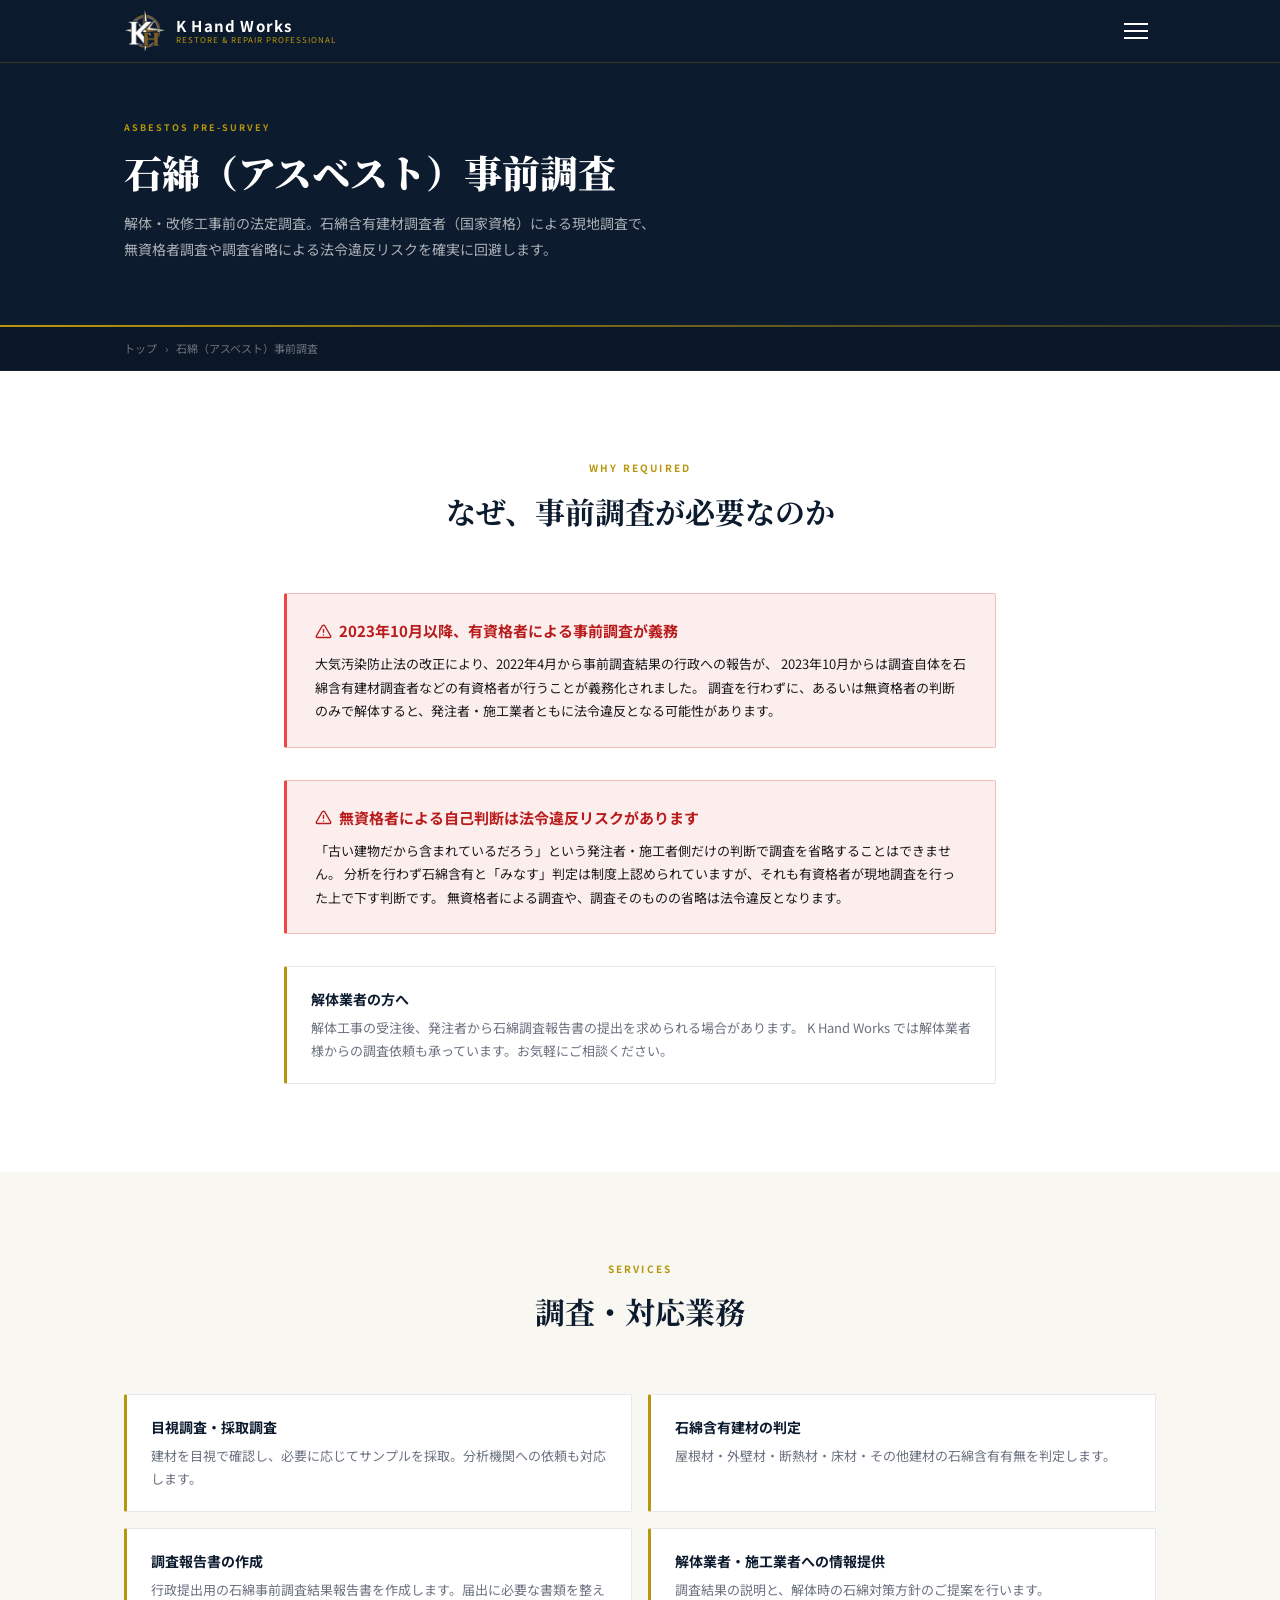
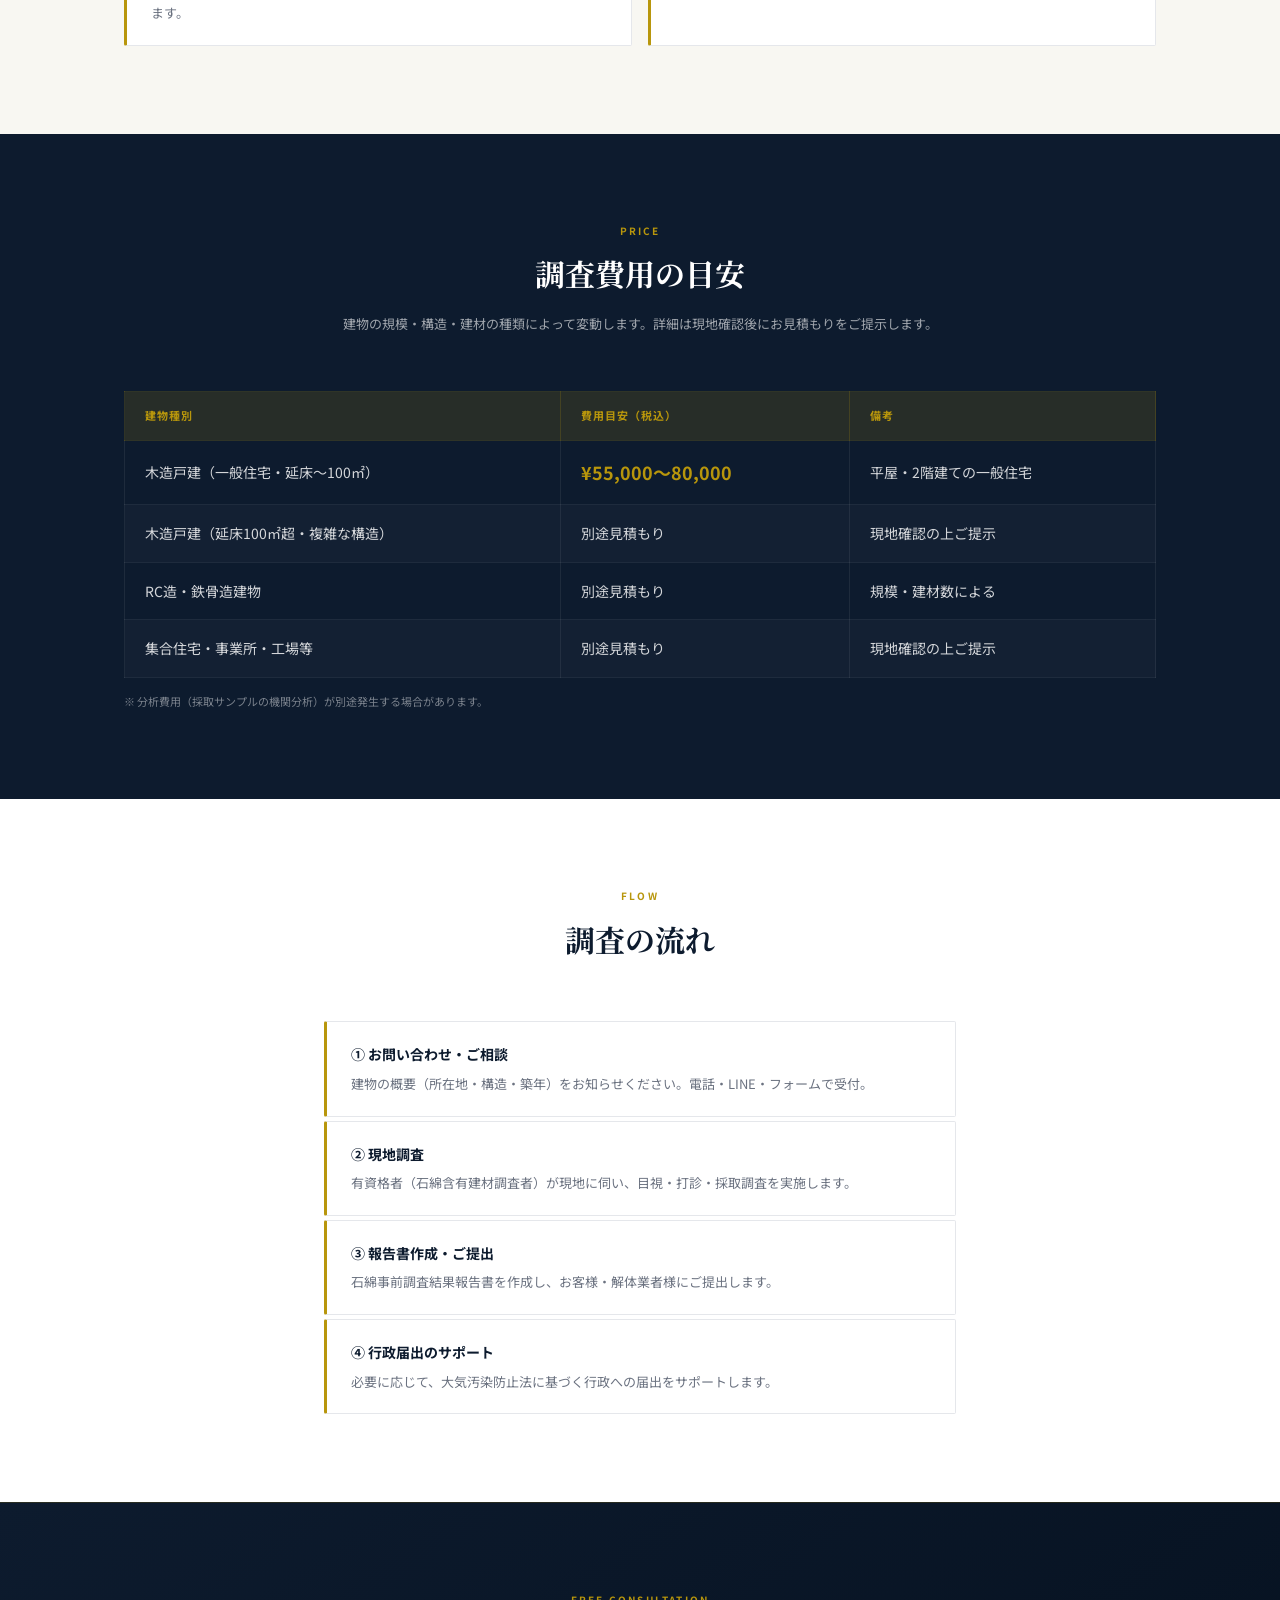
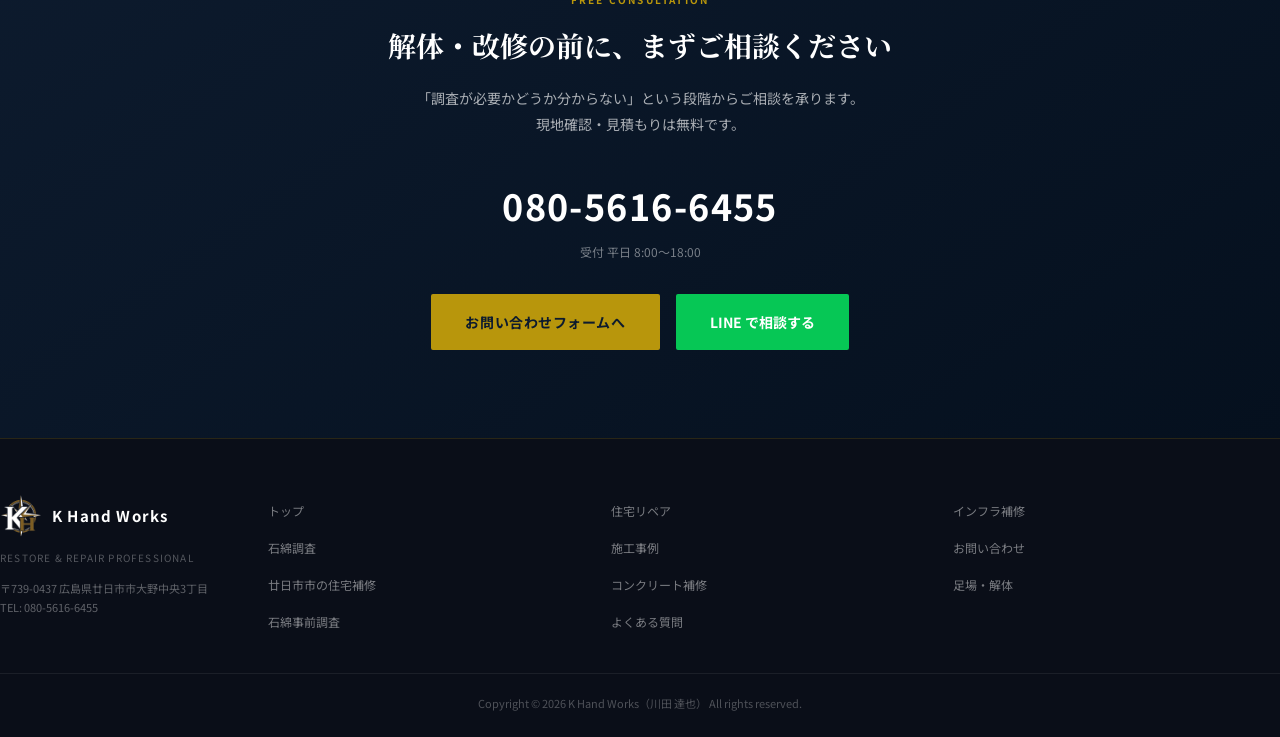
<file: service-asbestos.html>
<!DOCTYPE html>
<html lang="ja">
<head>
  <meta charset="UTF-8">
  <meta name="viewport" content="width=device-width, initial-scale=1.0">
  <title>石綿（アスベスト）事前調査｜K Hand Works｜広島西部〜山口東部</title>
  <meta name="description" content="解体・改修前の石綿含有建材調査。石綿含有建材調査者（国家資格）による現地調査・報告書作成。木造戸建¥55,000〜。2023年10月義務化の有資格者調査に対応。">
  <link rel="preconnect" href="https://fonts.googleapis.com">
  <link rel="preconnect" href="https://fonts.gstatic.com" crossorigin>
  <link href="https://fonts.googleapis.com/css2?family=Noto+Sans+JP:wght@400;500;700;900&family=Noto+Serif+JP:wght@700;900&display=swap" rel="stylesheet">
  <link rel="stylesheet" href="css/style.css?v=2">
  <link rel="icon" href="images/favicon.ico" sizes="any">
  <link rel="apple-touch-icon" href="images/apple-touch-icon.png">
  <link rel="canonical" href="https://k-handworks.com/service-asbestos.html">
  <meta property="og:type" content="website">
  <meta property="og:site_name" content="K Hand Works">
  <meta property="og:title" content="石綿（アスベスト）事前調査｜K Hand Works｜広島西部〜山口東部">
  <meta property="og:description" content="解体・改修前の石綿含有建材調査。石綿含有建材調査者（国家資格）による現地調査・報告書作成。木造戸建¥55,000〜。2023年10月義務化の有資格者調査に対応。">
  <meta property="og:url" content="https://k-handworks.com/service-asbestos.html">
  <meta property="og:image" content="https://k-handworks.com/images/og-image.png">
  <meta name="twitter:card" content="summary_large_image">
  <script type="application/ld+json">
  {
    "@context": "https://schema.org",
    "@type": "HomeAndConstructionBusiness",
    "name": "K Hand Works",
    "image": "https://k-handworks.com/images/og-image.png",
    "telephone": "080-5616-6455",
    "email": "k.handworks.info@gmail.com",
    "address": {
      "@type": "PostalAddress",
      "streetAddress": "大野中央3丁目",
      "addressLocality": "廿日市市",
      "addressRegion": "広島県",
      "postalCode": "739-0437",
      "addressCountry": "JP"
    },
    "areaServed": ["廿日市市", "広島市", "大竹市", "岩国市"],
    "url": "https://k-handworks.com/",
    "priceRange": "¥¥",
    "openingHours": "Mo-Fr 08:00-18:00"
  }
  </script>
  <!-- Cloudflare Web Analytics --><script type='module' src='https://static.cloudflareinsights.com/beacon.min.js' data-cf-beacon='{"token": "dab563281a8d43aa8a9fe3af16497d4e"}'></script><!-- End Cloudflare Web Analytics -->
  <!-- Google tag (gtag.js) -->
  <script async src="https://www.googletagmanager.com/gtag/js?id=G-B7Q6BFXT55"></script>
  <script>
    window.dataLayer = window.dataLayer || [];
    function gtag(){dataLayer.push(arguments);}
    gtag('js', new Date());
    gtag('config', 'G-B7Q6BFXT55');
  </script>
</head>
<body>

  <header id="header">
    <div class="header-inner">
      <a href="index.html" class="header-logo">
        <div class="logo-mark"><img src="images/logo-mark-header.png" alt="K Hand Works" loading="lazy"></div>
        <div class="logo-text">
          <span class="logo-name">K Hand Works</span>
          <span class="logo-sub">Restore &amp; Repair Professional</span>
        </div>
      </a>
      <button class="hamburger" aria-label="メニューを開く"><span></span><span></span><span></span></button>
    </div>
  </header>
  <div class="overlay"></div>
  <nav class="nav-drawer">
    <ul>
      <li><a href="index.html">トップ</a></li>
      <li><a href="service-repair.html">住宅リペア</a></li>
      <li><a href="service-infra.html">コンクリート・インフラ補修</a></li>
      <li><a href="service-asbestos.html" class="active">石綿（アスベスト）調査</a></li>
      <li><a href="works.html">施工事例</a></li>
      <li><a href="contact.html">事業概要・お問い合わせ</a></li>
    </ul>
    <div class="drawer-contact">
      <a href="tel:080-5616-6455" class="drawer-tel">080-5616-6455</a>
      <span class="drawer-mail">k.handworks.info@gmail.com</span>
    </div>
  </nav>

  <!-- PAGE HERO -->
  <section class="page-hero">
    <div class="inner page-hero-inner">
      <span class="en-label">Asbestos Pre-Survey</span>
      <h1>石綿（アスベスト）事前調査</h1>
      <p class="page-desc">
        解体・改修工事前の法定調査。石綿含有建材調査者（国家資格）による現地調査で、<br>
        無資格者調査や調査省略による法令違反リスクを確実に回避します。
      </p>
    </div>
  </section>
  <div class="breadcrumb">
    <div class="inner"><a href="index.html">トップ</a><span>›</span>石綿（アスベスト）事前調査</div>
  </div>

  <!-- なぜ必要か -->
  <section class="section">
    <div class="inner" style="max-width:760px;">
      <div class="section-heading">
        <span class="en">Why Required</span>
        <h2>なぜ、事前調査が必要なのか</h2>
      </div>

      <div class="risk-box">
        <h3><svg viewBox="0 0 24 24" fill="none" stroke="currentColor" stroke-width="2" stroke-linecap="round" stroke-linejoin="round"><path d="m10.29 3.86-8.18 14.14A1.5 1.5 0 0 0 3.4 20.5h17.2a1.5 1.5 0 0 0 1.29-2.5L13.71 3.86a1.5 1.5 0 0 0-2.58 0Z"/><line x1="12" y1="9" x2="12" y2="13"/><line x1="12" y1="17" x2="12.01" y2="17"/></svg> 2023年10月以降、有資格者による事前調査が義務</h3>
        <p>
          大気汚染防止法の改正により、2022年4月から事前調査結果の行政への報告が、
          2023年10月からは調査自体を石綿含有建材調査者などの有資格者が行うことが義務化されました。
          調査を行わずに、あるいは無資格者の判断のみで解体すると、発注者・施工業者ともに法令違反となる可能性があります。
        </p>
      </div>

      <div class="risk-box" style="margin-top:12px;">
        <h3><svg viewBox="0 0 24 24" fill="none" stroke="currentColor" stroke-width="2" stroke-linecap="round" stroke-linejoin="round"><path d="m10.29 3.86-8.18 14.14A1.5 1.5 0 0 0 3.4 20.5h17.2a1.5 1.5 0 0 0 1.29-2.5L13.71 3.86a1.5 1.5 0 0 0-2.58 0Z"/><line x1="12" y1="9" x2="12" y2="13"/><line x1="12" y1="17" x2="12.01" y2="17"/></svg>無資格者による自己判断は法令違反リスクがあります</h3>
        <p>
          「古い建物だから含まれているだろう」という発注者・施工者側だけの判断で調査を省略することはできません。
          分析を行わず石綿含有と「みなす」判定は制度上認められていますが、それも有資格者が現地調査を行った上で下す判断です。
          無資格者による調査や、調査そのものの省略は法令違反となります。
        </p>
      </div>

      <div class="service-item" style="margin-top:24px;border-left-color:var(--gold);">
        <h3>解体業者の方へ</h3>
        <p>
          解体工事の受注後、発注者から石綿調査報告書の提出を求められる場合があります。
          K Hand Works では解体業者様からの調査依頼も承っています。お気軽にご相談ください。
        </p>
      </div>
    </div>
  </section>

  <!-- 対応業務 -->
  <section class="section bg-light">
    <div class="inner">
      <div class="section-heading">
        <span class="en">Services</span>
        <h2>調査・対応業務</h2>
      </div>
      <div class="service-menu">
        <div class="service-item">
          <h3>目視調査・採取調査</h3>
          <p>建材を目視で確認し、必要に応じてサンプルを採取。分析機関への依頼も対応します。</p>
        </div>
        <div class="service-item">
          <h3>石綿含有建材の判定</h3>
          <p>屋根材・外壁材・断熱材・床材・その他建材の石綿含有有無を判定します。</p>
        </div>
        <div class="service-item">
          <h3>調査報告書の作成</h3>
          <p>行政提出用の石綿事前調査結果報告書を作成します。届出に必要な書類を整えます。</p>
        </div>
        <div class="service-item">
          <h3>解体業者・施工業者への情報提供</h3>
          <p>調査結果の説明と、解体時の石綿対策方針のご提案を行います。</p>
        </div>
      </div>
    </div>
  </section>

  <!-- 料金 -->
  <section class="price-section">
    <div class="inner">
      <div class="section-heading light">
        <span class="en">Price</span>
        <h2>調査費用の目安</h2>
        <p class="desc">建物の規模・構造・建材の種類によって変動します。詳細は現地確認後にお見積もりをご提示します。</p>
      </div>
      <div class="price-wrap">
        <table class="price-table">
          <thead>
            <tr>
              <th>建物種別</th>
              <th>費用目安（税込）</th>
              <th>備考</th>
            </tr>
          </thead>
          <tbody>
            <tr>
              <td>木造戸建（一般住宅・延床〜100㎡）</td>
              <td><span class="price-num">¥55,000〜80,000</span></td>
              <td>平屋・2階建ての一般住宅</td>
            </tr>
            <tr>
              <td>木造戸建（延床100㎡超・複雑な構造）</td>
              <td>別途見積もり</td>
              <td>現地確認の上ご提示</td>
            </tr>
            <tr>
              <td>RC造・鉄骨造建物</td>
              <td>別途見積もり</td>
              <td>規模・建材数による</td>
            </tr>
            <tr>
              <td>集合住宅・事業所・工場等</td>
              <td>別途見積もり</td>
              <td>現地確認の上ご提示</td>
            </tr>
          </tbody>
        </table>
      </div>
      <p class="price-note">
        ※ 分析費用（採取サンプルの機関分析）が別途発生する場合があります。
      </p>
    </div>
  </section>

  <!-- 流れ -->
  <section class="section">
    <div class="inner" style="max-width:680px;">
      <div class="section-heading">
        <span class="en">Flow</span>
        <h2>調査の流れ</h2>
      </div>
      <div style="display:flex;flex-direction:column;gap:0;">
        <div class="service-item" style="border-left-color:var(--gold);margin-bottom:4px;">
          <h3>① お問い合わせ・ご相談</h3>
          <p>建物の概要（所在地・構造・築年）をお知らせください。電話・LINE・フォームで受付。</p>
        </div>
        <div class="service-item" style="border-left-color:var(--gold);margin-bottom:4px;">
          <h3>② 現地調査</h3>
          <p>有資格者（石綿含有建材調査者）が現地に伺い、目視・打診・採取調査を実施します。</p>
        </div>
        <div class="service-item" style="border-left-color:var(--gold);margin-bottom:4px;">
          <h3>③ 報告書作成・ご提出</h3>
          <p>石綿事前調査結果報告書を作成し、お客様・解体業者様にご提出します。</p>
        </div>
        <div class="service-item" style="border-left-color:var(--gold);">
          <h3>④ 行政届出のサポート</h3>
          <p>必要に応じて、大気汚染防止法に基づく行政への届出をサポートします。</p>
        </div>
      </div>
    </div>
  </section>

  <!-- CTA -->
  <section class="section-cta">
    <div class="inner">
      <p class="cta-sub">Free Consultation</p>
      <h2>解体・改修の前に、まずご相談ください</h2>
      <p class="cta-text">
        「調査が必要かどうか分からない」という段階からご相談を承ります。<br>
        現地確認・見積もりは無料です。
      </p>
      <a href="tel:080-5616-6455" class="cta-tel">080-5616-6455</a>
      <div class="cta-hours">受付 平日 8:00〜18:00</div>
      <div class="cta-btns">
        <a href="contact.html" class="btn-primary">お問い合わせフォームへ</a>
        <a href="https://line.me/R/ti/p/@508xtqzg" class="btn-line" target="_blank" rel="noopener">LINE で相談する</a>
      </div>
    </div>
  </section>

  <footer>
    <div class="footer-inner">
      <div class="footer-top">
        <div class="footer-brand">
          <div class="footer-logo-mark">
            <div class="logo-mark"><img src="images/logo-mark-header.png" alt="K Hand Works" loading="lazy"></div>
            <span class="logo-name">K Hand Works</span>
          </div>
          <div class="footer-tagline">Restore &amp; Repair Professional</div>
          <div style="margin-top:12px;font-size:11px;color:rgba(255,255,255,0.35);line-height:1.8;">〒739-0437 広島県廿日市市大野中央3丁目<br>TEL: 080-5616-6455</div>
        </div>
        <nav class="footer-nav-grid">
          <a href="index.html">トップ</a>
          <a href="service-repair.html">住宅リペア</a>
          <a href="service-infra.html">インフラ補修</a>
          <a href="service-asbestos.html">石綿調査</a>
          <a href="works.html">施工事例</a>
          <a href="contact.html">お問い合わせ</a>
          <a href="juutaku-hoshu.html">廿日市市の住宅補修</a>
          <a href="concrete-hoshu.html">コンクリート補修</a>
          <a href="ashiba-kaitai.html">足場・解体</a>
          <a href="asbestos-chousa.html">石綿事前調査</a>
          <a href="faq.html">よくある質問</a>
        </nav>
      </div>
      <div class="footer-copy">Copyright &copy; 2026 K Hand Works（川田 達也） All rights reserved.</div>
    </div>
  </footer>
  <a href="#" class="back-to-top"><span class="arrow">↑</span><span>TOP</span></a>
  <div class="mobile-sticky-bar">
    <a href="tel:080-5616-6455" class="msb-btn msb-tel">☎ 電話</a>
    <a href="https://line.me/R/ti/p/@508xtqzg" class="msb-btn msb-line" target="_blank" rel="noopener">LINE</a>
  </div>
  <script src="js/main.js"></script>
</body>
</html>
</file>
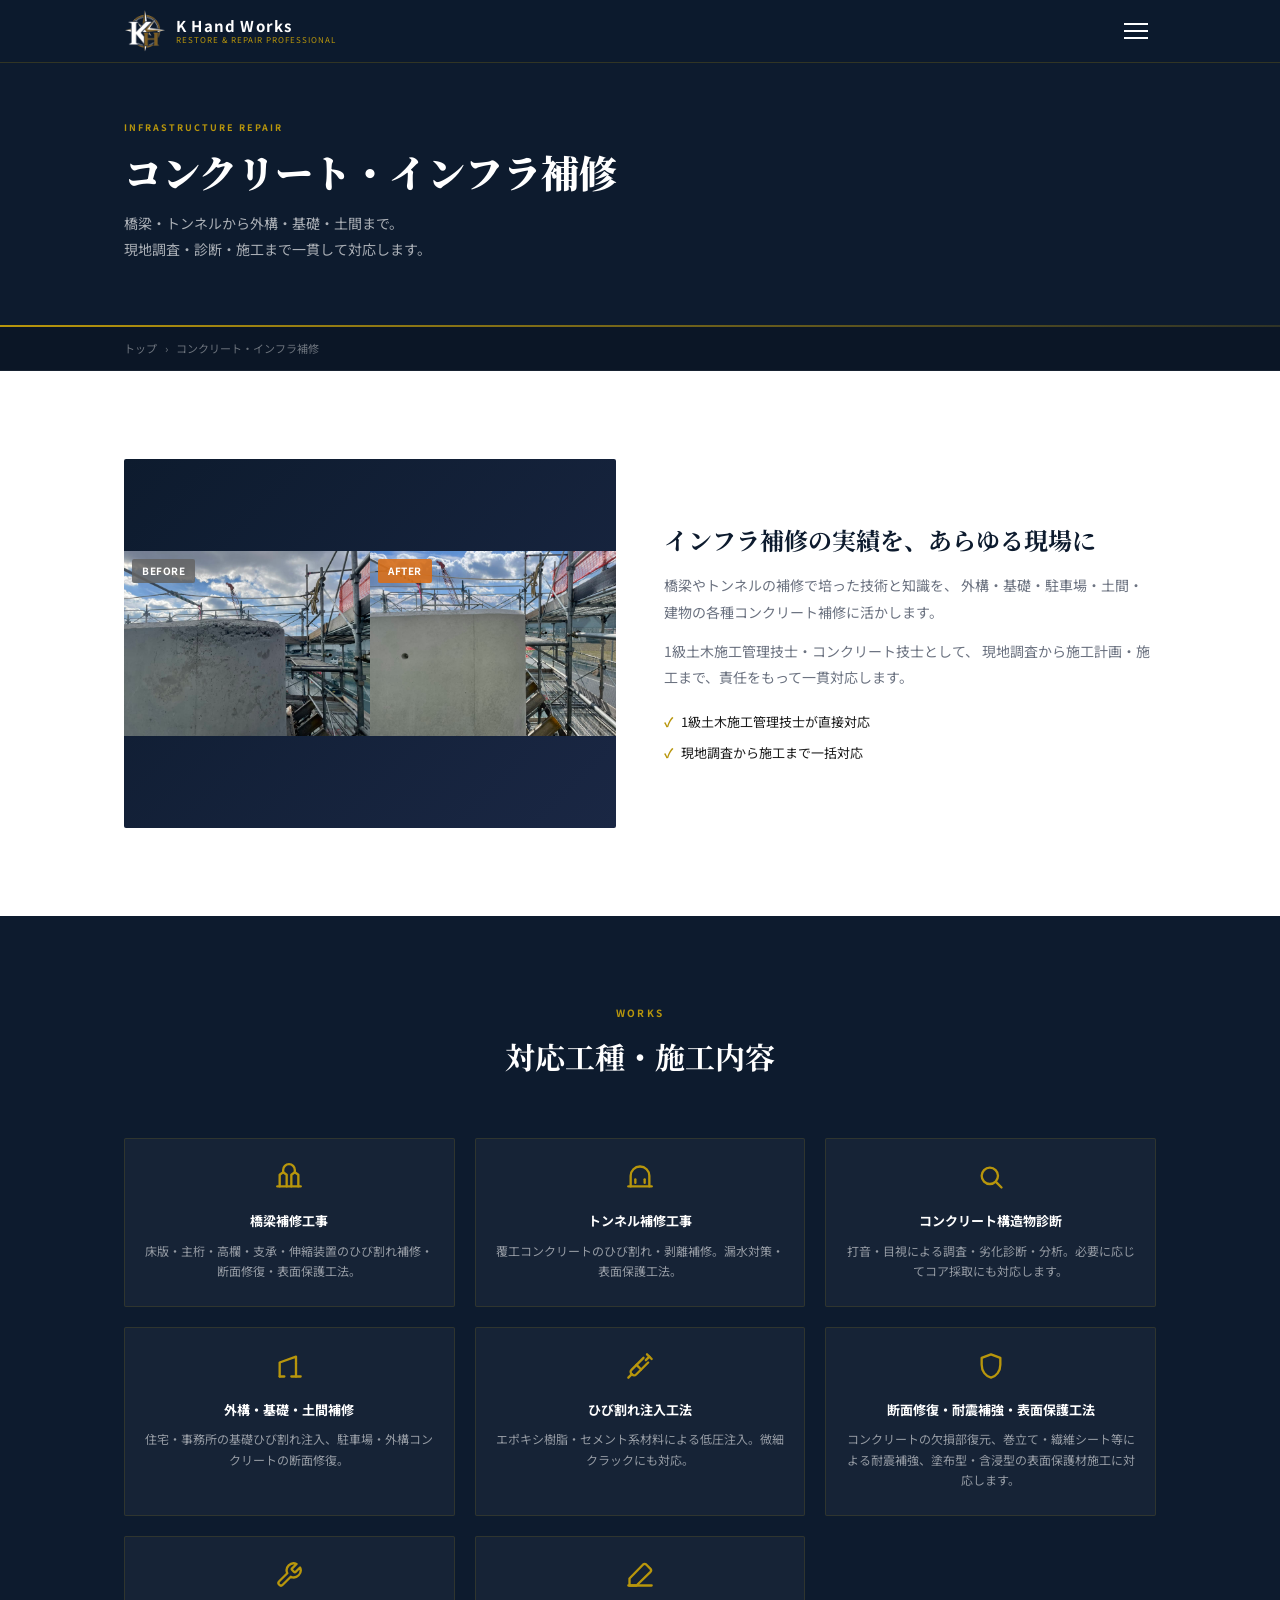
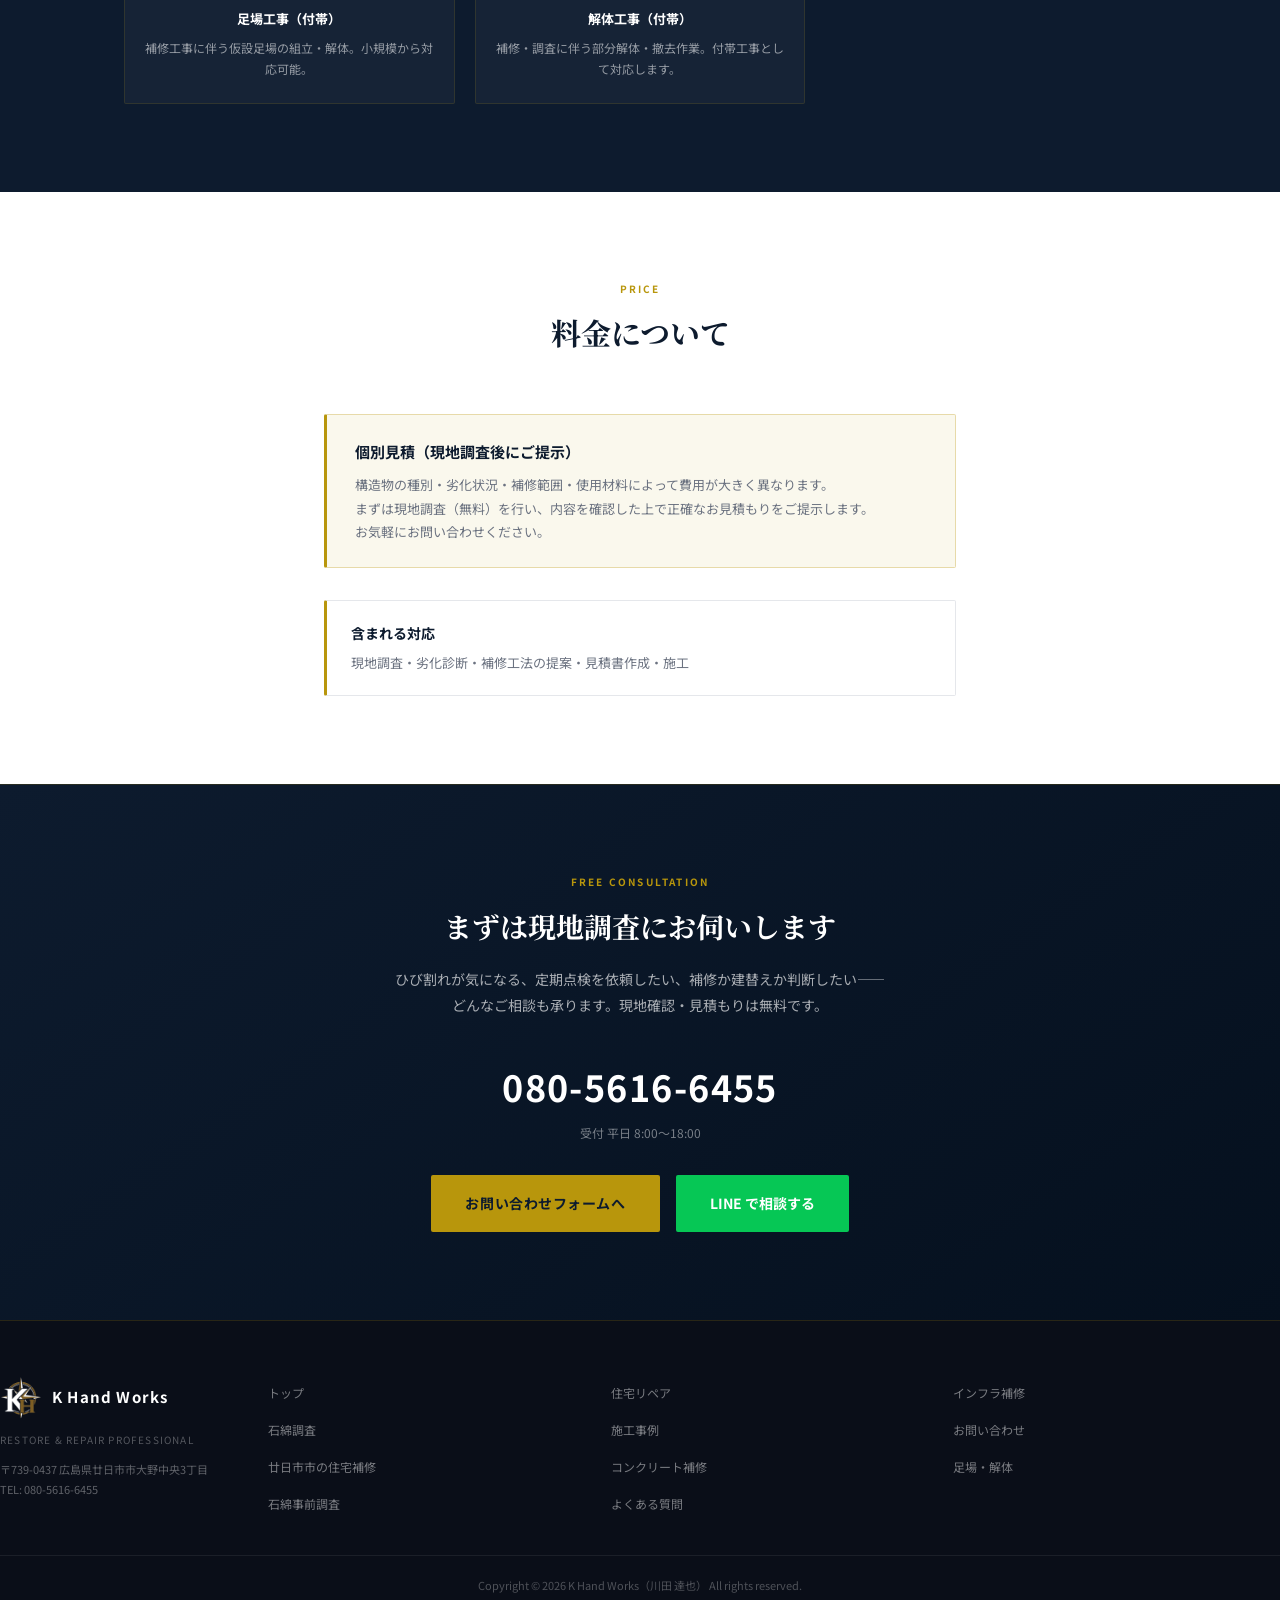
<file: service-infra.html>
<!DOCTYPE html>
<html lang="ja">
<head>
  <meta charset="UTF-8">
  <meta name="viewport" content="width=device-width, initial-scale=1.0">
  <title>コンクリート・インフラ補修｜K Hand Works｜広島西部〜山口東部</title>
  <meta name="description" content="橋梁・トンネル・外構・基礎のコンクリート補修。ひび割れ注入・断面修復・表面保護。1級土木施工管理技士・コンクリート技士による調査から施工まで一貫対応。">
  <link rel="preconnect" href="https://fonts.googleapis.com">
  <link rel="preconnect" href="https://fonts.gstatic.com" crossorigin>
  <link href="https://fonts.googleapis.com/css2?family=Noto+Sans+JP:wght@400;500;700;900&family=Noto+Serif+JP:wght@700;900&display=swap" rel="stylesheet">
  <link rel="stylesheet" href="css/style.css?v=2">
  <link rel="icon" href="images/favicon.ico" sizes="any">
  <link rel="apple-touch-icon" href="images/apple-touch-icon.png">
  <link rel="canonical" href="https://k-handworks.com/service-infra.html">
  <meta property="og:type" content="website">
  <meta property="og:site_name" content="K Hand Works">
  <meta property="og:title" content="コンクリート・インフラ補修｜K Hand Works｜広島西部〜山口東部">
  <meta property="og:description" content="橋梁・トンネル・外構・基礎のコンクリート補修。ひび割れ注入・断面修復・表面保護。1級土木施工管理技士・コンクリート技士による調査から施工まで一貫対応。">
  <meta property="og:url" content="https://k-handworks.com/service-infra.html">
  <meta property="og:image" content="https://k-handworks.com/images/og-image.png">
  <meta name="twitter:card" content="summary_large_image">
  <script type="application/ld+json">
  {
    "@context": "https://schema.org",
    "@type": "HomeAndConstructionBusiness",
    "name": "K Hand Works",
    "image": "https://k-handworks.com/images/og-image.png",
    "telephone": "080-5616-6455",
    "email": "k.handworks.info@gmail.com",
    "address": {
      "@type": "PostalAddress",
      "streetAddress": "大野中央3丁目",
      "addressLocality": "廿日市市",
      "addressRegion": "広島県",
      "postalCode": "739-0437",
      "addressCountry": "JP"
    },
    "areaServed": ["廿日市市", "広島市", "大竹市", "岩国市"],
    "url": "https://k-handworks.com/",
    "priceRange": "¥¥",
    "openingHours": "Mo-Fr 08:00-18:00"
  }
  </script>
  <!-- Cloudflare Web Analytics --><script type='module' src='https://static.cloudflareinsights.com/beacon.min.js' data-cf-beacon='{"token": "dab563281a8d43aa8a9fe3af16497d4e"}'></script><!-- End Cloudflare Web Analytics -->
  <!-- Google tag (gtag.js) -->
  <script async src="https://www.googletagmanager.com/gtag/js?id=G-B7Q6BFXT55"></script>
  <script>
    window.dataLayer = window.dataLayer || [];
    function gtag(){dataLayer.push(arguments);}
    gtag('js', new Date());
    gtag('config', 'G-B7Q6BFXT55');
  </script>
</head>
<body>

  <header id="header">
    <div class="header-inner">
      <a href="index.html" class="header-logo">
        <div class="logo-mark"><img src="images/logo-mark-header.png" alt="K Hand Works" loading="lazy"></div>
        <div class="logo-text">
          <span class="logo-name">K Hand Works</span>
          <span class="logo-sub">Restore &amp; Repair Professional</span>
        </div>
      </a>
      <button class="hamburger" aria-label="メニューを開く"><span></span><span></span><span></span></button>
    </div>
  </header>
  <div class="overlay"></div>
  <nav class="nav-drawer">
    <ul>
      <li><a href="index.html">トップ</a></li>
      <li><a href="service-repair.html">住宅リペア</a></li>
      <li><a href="service-infra.html" class="active">コンクリート・インフラ補修</a></li>
      <li><a href="service-asbestos.html">石綿（アスベスト）調査</a></li>
      <li><a href="works.html">施工事例</a></li>
      <li><a href="contact.html">事業概要・お問い合わせ</a></li>
    </ul>
    <div class="drawer-contact">
      <a href="tel:080-5616-6455" class="drawer-tel">080-5616-6455</a>
      <span class="drawer-mail">k.handworks.info@gmail.com</span>
    </div>
  </nav>

  <!-- PAGE HERO -->
  <section class="page-hero">
    <div class="inner page-hero-inner">
      <span class="en-label">Infrastructure Repair</span>
      <h1>コンクリート・インフラ補修</h1>
      <p class="page-desc">
        橋梁・トンネルから外構・基礎・土間まで。<br>
        現地調査・診断・施工まで一貫して対応します。
      </p>
    </div>
  </section>
  <div class="breadcrumb">
    <div class="inner"><a href="index.html">トップ</a><span>›</span>コンクリート・インフラ補修</div>
  </div>

  <!-- 概要 -->
  <section class="section">
    <div class="inner">
      <div class="detail-grid">
        <div class="detail-img ba-wrap">
          <div class="ba-item"><img src="images/works/infra-pier-before.jpg" alt="橋脚天端補修の施工前" loading="lazy" width="300" height="450"><span class="ba-label ba-before">BEFORE</span></div>
          <div class="ba-item"><img src="images/works/infra-pier-after.jpg" alt="橋脚天端補修の施工後" loading="lazy" width="300" height="450"><span class="ba-label ba-after">AFTER</span></div>
        </div>
        <div class="detail-text">
          <h2>インフラ補修の実績を、あらゆる現場に</h2>
          <p>
            橋梁やトンネルの補修で培った技術と知識を、
            外構・基礎・駐車場・土間・建物の各種コンクリート補修に活かします。
          </p>
          <p>
            1級土木施工管理技士・コンクリート技士として、
            現地調査から施工計画・施工まで、責任をもって一貫対応します。
          </p>
          <ul class="detail-list">
            <li>1級土木施工管理技士が直接対応</li>
            <li>現地調査から施工まで一括対応</li>
          </ul>
        </div>
      </div>
    </div>
  </section>

  <!-- 対応工種 -->
  <section class="section bg-dark">
    <div class="inner">
      <div class="section-heading light">
        <span class="en">Works</span>
        <h2>対応工種・施工内容</h2>
      </div>
      <div class="infra-grid">
        <div class="infra-item">
          <div class="icon"><svg viewBox="0 0 24 24" fill="none" stroke="currentColor" stroke-width="2" stroke-linecap="round" stroke-linejoin="round"><path d="M2 20h20"/><path d="M4 20V10l3-2 3 2v10"/><path d="M14 20V10l3-2 3 2v10"/><path d="M7 8V6a5 5 0 0 1 10 0v2"/></svg></div>
          <h3>橋梁補修工事</h3>
          <p>床版・主桁・高欄・支承・伸縮装置のひび割れ補修・断面修復・表面保護工法。</p>
        </div>
        <div class="infra-item">
          <div class="icon"><svg viewBox="0 0 24 24" fill="none" stroke="currentColor" stroke-width="2" stroke-linecap="round" stroke-linejoin="round"><path d="M4 20V11a8 8 0 0 1 16 0v9"/><line x1="2" y1="20" x2="22" y2="20"/><line x1="8" y1="14" x2="8" y2="17"/><line x1="16" y1="14" x2="16" y2="17"/></svg></div>
          <h3>トンネル補修工事</h3>
          <p>覆工コンクリートのひび割れ・剥離補修。漏水対策・表面保護工法。</p>
        </div>
        <div class="infra-item">
          <div class="icon"><svg viewBox="0 0 24 24" fill="none" stroke="currentColor" stroke-width="2" stroke-linecap="round" stroke-linejoin="round"><circle cx="11" cy="11" r="7"/><line x1="21" y1="21" x2="16.65" y2="16.65"/></svg></div>
          <h3>コンクリート構造物診断</h3>
          <p>打音・目視による調査・劣化診断・分析。必要に応じてコア採取にも対応します。</p>
        </div>
        <div class="infra-item">
          <div class="icon"><svg viewBox="0 0 24 24" fill="none" stroke="currentColor" stroke-width="2" stroke-linecap="round" stroke-linejoin="round"><path d="M4 21V9l14-5v6"/><path d="M18 10v11"/><path d="M14 21h8"/><path d="M4 21h4"/></svg></div>
          <h3>外構・基礎・土間補修</h3>
          <p>住宅・事務所の基礎ひび割れ注入、駐車場・外構コンクリートの断面修復。</p>
        </div>
        <div class="infra-item">
          <div class="icon"><svg viewBox="0 0 24 24" fill="none" stroke="currentColor" stroke-width="2" stroke-linecap="round" stroke-linejoin="round"><path d="m18 2 4 4"/><path d="m17 7 3-3"/><path d="M19 9 8.7 19.3c-1 1-2.5 1-3.4 0l-.6-.6c-1-1-1-2.5 0-3.4L15 5"/><path d="m9 11 4 4"/><path d="m5 19-3 3"/></svg></div>
          <h3>ひび割れ注入工法</h3>
          <p>エポキシ樹脂・セメント系材料による低圧注入。微細クラックにも対応。</p>
        </div>
        <div class="infra-item">
          <div class="icon"><svg viewBox="0 0 24 24" fill="none" stroke="currentColor" stroke-width="2" stroke-linecap="round" stroke-linejoin="round"><path d="M12 2 4 5v6c0 5.5 3.4 9.7 8 11 4.6-1.3 8-5.5 8-11V5z"/></svg></div>
          <h3>断面修復・耐震補強・表面保護工法</h3>
          <p>コンクリートの欠損部復元、巻立て・繊維シート等による耐震補強、塗布型・含浸型の表面保護材施工に対応します。</p>
        </div>
        <div class="infra-item">
          <div class="icon"><svg viewBox="0 0 24 24" fill="none" stroke="currentColor" stroke-width="2" stroke-linecap="round" stroke-linejoin="round"><path d="M14.7 6.3a1 1 0 0 0 0 1.4l1.6 1.6a1 1 0 0 0 1.4 0l3.77-3.77a6 6 0 0 1-7.94 7.94l-6.91 6.91a2.12 2.12 0 0 1-3-3l6.91-6.91a6 6 0 0 1 7.94-7.94l-3.76 3.76z"/></svg></div>
          <h3>足場工事（付帯）</h3>
          <p>補修工事に伴う仮設足場の組立・解体。小規模から対応可能。</p>
        </div>
        <div class="infra-item">
          <div class="icon"><svg viewBox="0 0 24 24" fill="none" stroke="currentColor" stroke-width="2" stroke-linecap="round" stroke-linejoin="round"><path d="M14.7 3 3 15v6h6L21 9.3a2 2 0 0 0 0-2.6l-3.7-3.7a2 2 0 0 0-2.6 0Z"/><path d="M2 21h20"/></svg></div>
          <h3>解体工事（付帯）</h3>
          <p>補修・調査に伴う部分解体・撤去作業。付帯工事として対応します。</p>
        </div>
      </div>
    </div>
  </section>

  <!-- 料金 -->
  <section class="section">
    <div class="inner" style="max-width:680px;">
      <div class="section-heading">
        <span class="en">Price</span>
        <h2>料金について</h2>
      </div>
      <div class="risk-box" style="background:rgba(184,150,12,0.07);border-color:rgba(184,150,12,0.3);border-left-color:var(--gold);">
        <h3 style="color:var(--navy);">個別見積（現地調査後にご提示）</h3>
        <p style="color:var(--gray);">
          構造物の種別・劣化状況・補修範囲・使用材料によって費用が大きく異なります。<br>
          まずは現地調査（無料）を行い、内容を確認した上で正確なお見積もりをご提示します。<br>
          お気軽にお問い合わせください。
        </p>
      </div>
      <div class="service-item" style="margin-top:16px;">
        <h3>含まれる対応</h3>
        <p>現地調査・劣化診断・補修工法の提案・見積書作成・施工</p>
      </div>
    </div>
  </section>

  <!-- CTA -->
  <section class="section-cta">
    <div class="inner">
      <p class="cta-sub">Free Consultation</p>
      <h2>まずは現地調査にお伺いします</h2>
      <p class="cta-text">
        ひび割れが気になる、定期点検を依頼したい、補修か建替えか判断したい——<br>
        どんなご相談も承ります。現地確認・見積もりは無料です。
      </p>
      <a href="tel:080-5616-6455" class="cta-tel">080-5616-6455</a>
      <div class="cta-hours">受付 平日 8:00〜18:00</div>
      <div class="cta-btns">
        <a href="contact.html" class="btn-primary">お問い合わせフォームへ</a>
        <a href="https://line.me/R/ti/p/@508xtqzg" class="btn-line" target="_blank" rel="noopener">LINE で相談する</a>
      </div>
    </div>
  </section>

  <footer>
    <div class="footer-inner">
      <div class="footer-top">
        <div class="footer-brand">
          <div class="footer-logo-mark">
            <div class="logo-mark"><img src="images/logo-mark-header.png" alt="K Hand Works" loading="lazy"></div>
            <span class="logo-name">K Hand Works</span>
          </div>
          <div class="footer-tagline">Restore &amp; Repair Professional</div>
          <div style="margin-top:12px;font-size:11px;color:rgba(255,255,255,0.35);line-height:1.8;">〒739-0437 広島県廿日市市大野中央3丁目<br>TEL: 080-5616-6455</div>
        </div>
        <nav class="footer-nav-grid">
          <a href="index.html">トップ</a>
          <a href="service-repair.html">住宅リペア</a>
          <a href="service-infra.html">インフラ補修</a>
          <a href="service-asbestos.html">石綿調査</a>
          <a href="works.html">施工事例</a>
          <a href="contact.html">お問い合わせ</a>
          <a href="juutaku-hoshu.html">廿日市市の住宅補修</a>
          <a href="concrete-hoshu.html">コンクリート補修</a>
          <a href="ashiba-kaitai.html">足場・解体</a>
          <a href="asbestos-chousa.html">石綿事前調査</a>
          <a href="faq.html">よくある質問</a>
        </nav>
      </div>
      <div class="footer-copy">Copyright &copy; 2026 K Hand Works（川田 達也） All rights reserved.</div>
    </div>
  </footer>
  <a href="#" class="back-to-top"><span class="arrow">↑</span><span>TOP</span></a>
  <div class="mobile-sticky-bar">
    <a href="tel:080-5616-6455" class="msb-btn msb-tel">☎ 電話</a>
    <a href="https://line.me/R/ti/p/@508xtqzg" class="msb-btn msb-line" target="_blank" rel="noopener">LINE</a>
  </div>
  <script src="js/main.js"></script>
</body>
</html>
</file>
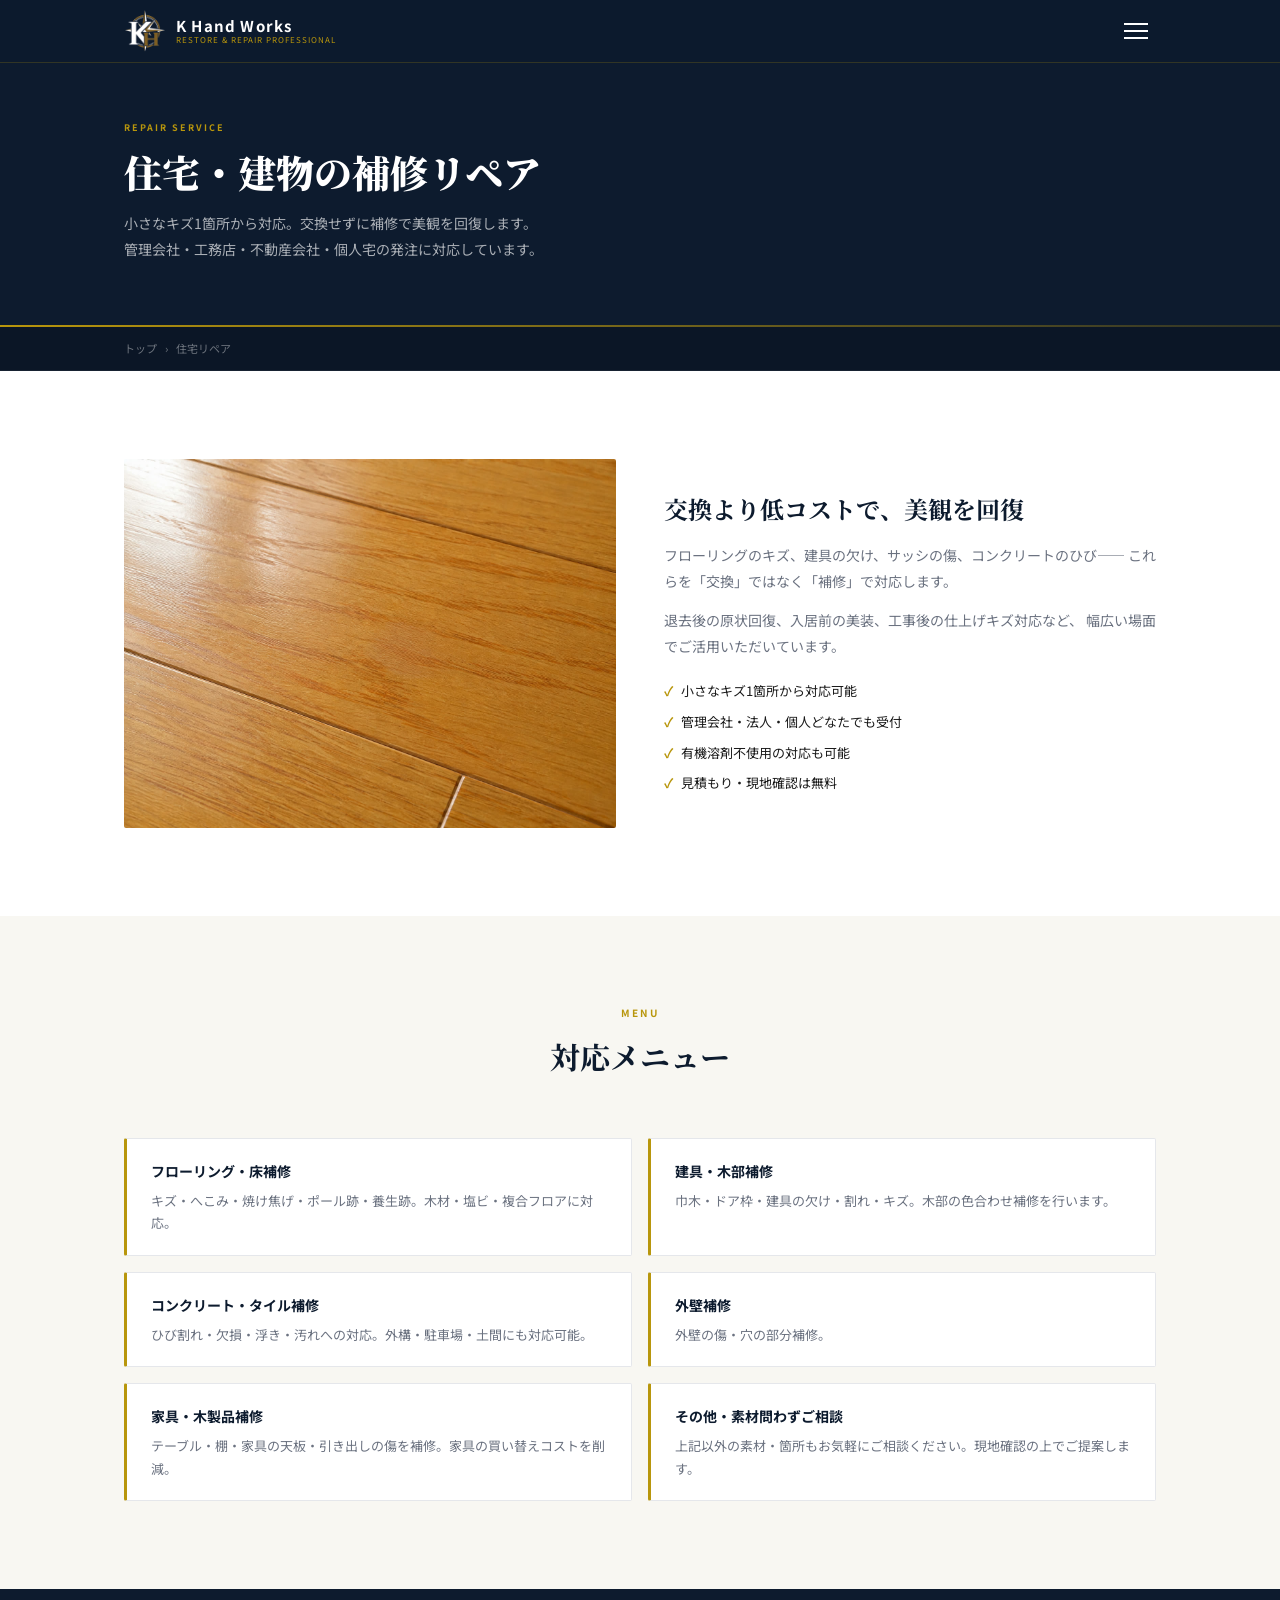
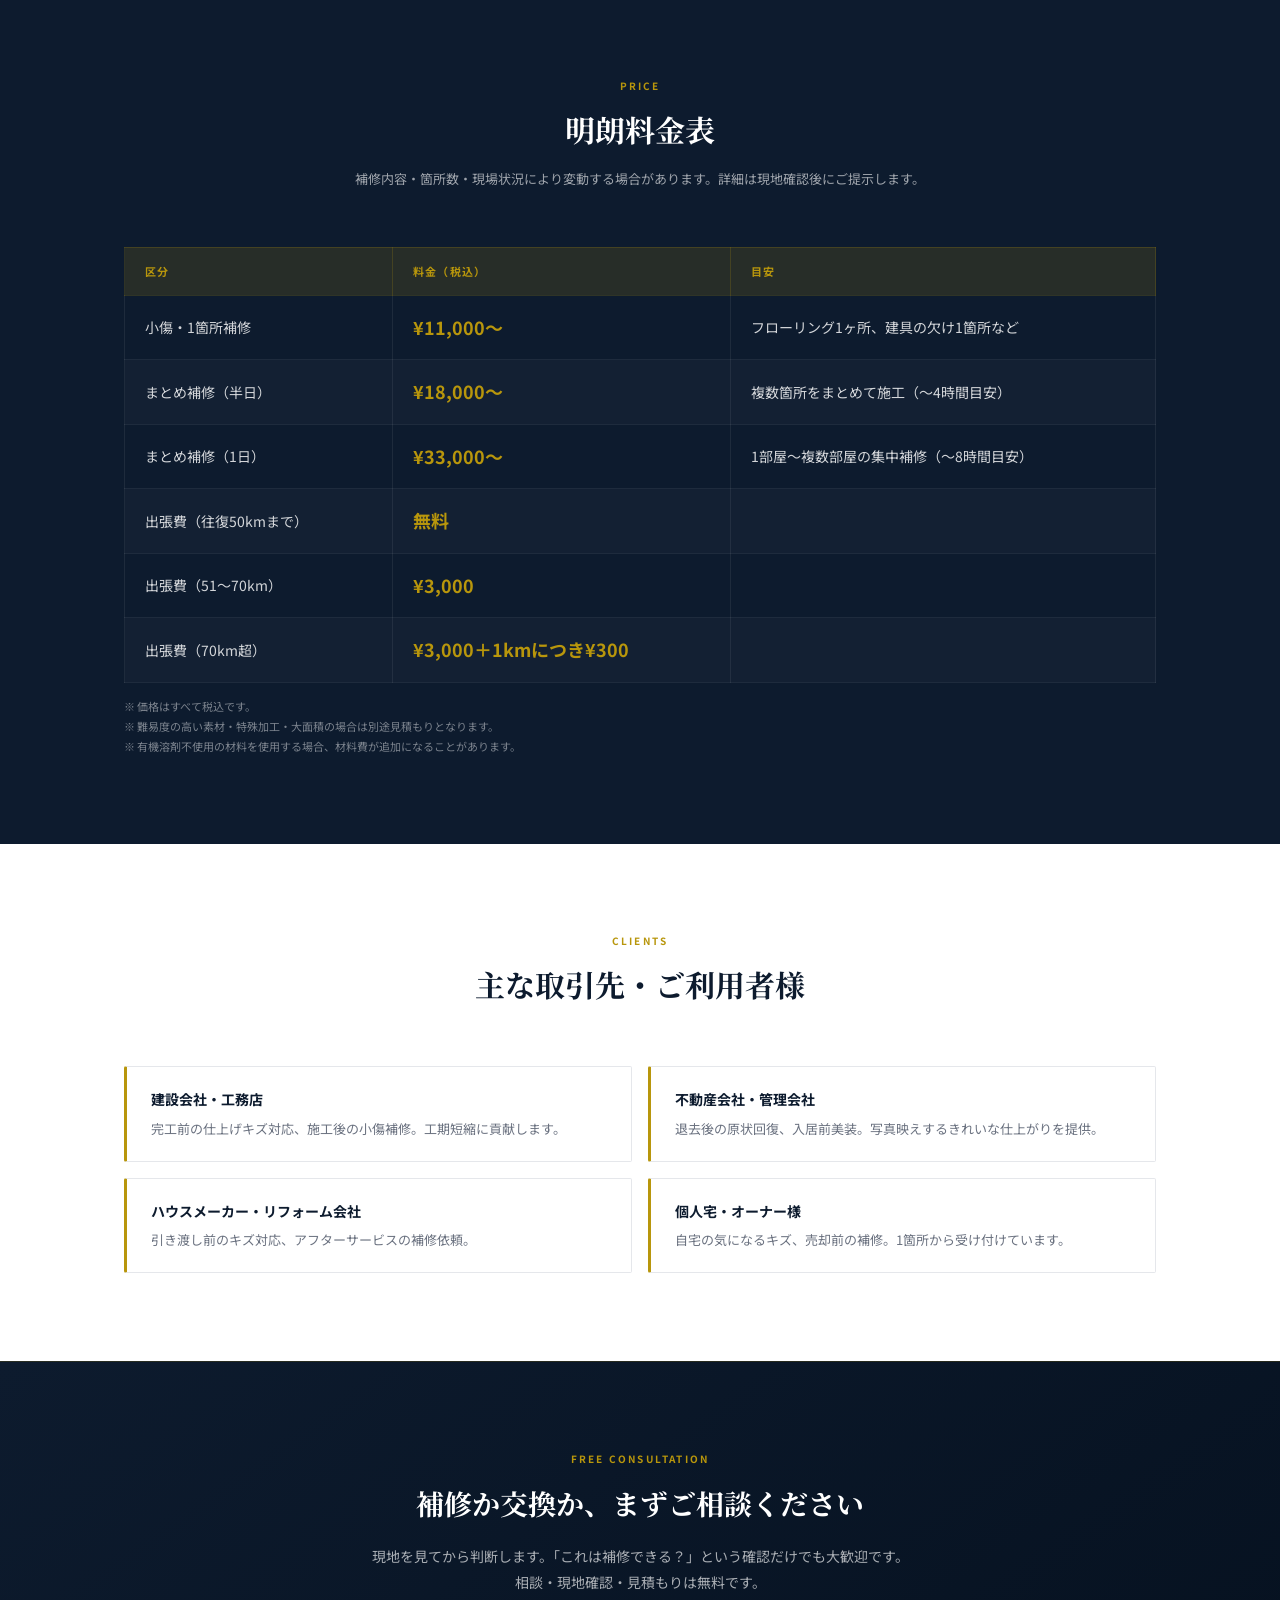
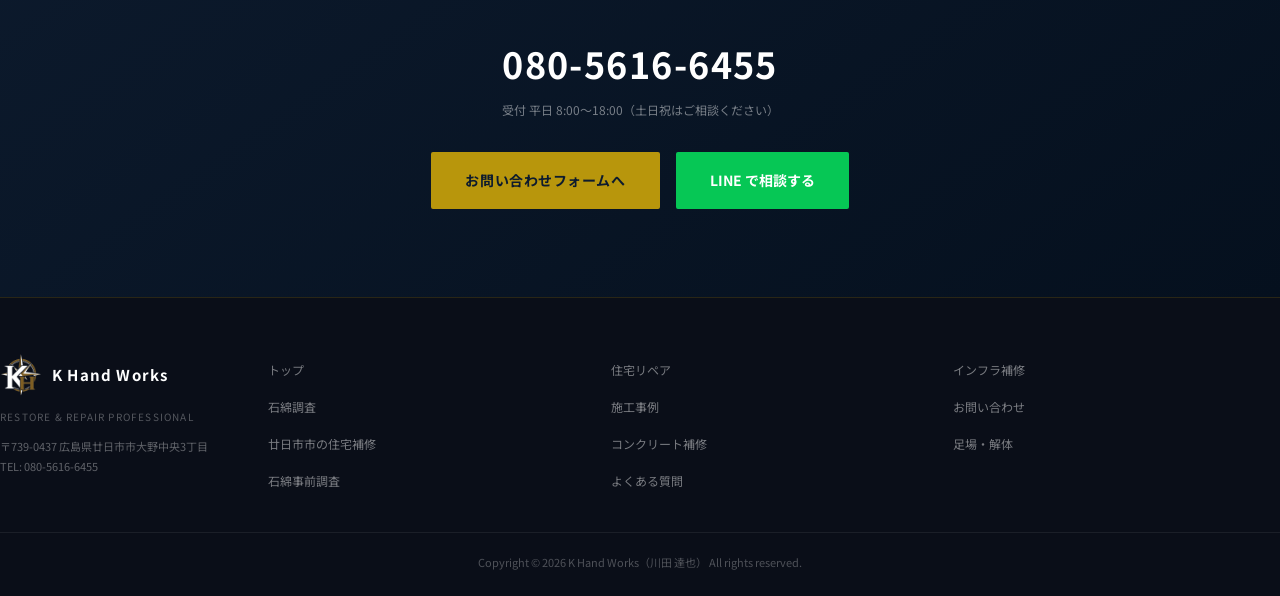
<file: service-repair.html>
<!DOCTYPE html>
<html lang="ja">
<head>
  <meta charset="UTF-8">
  <meta name="viewport" content="width=device-width, initial-scale=1.0">
  <title>住宅リペア・建材補修｜K Hand Works｜広島西部〜山口東部</title>
  <meta name="description" content="フローリング・建具・サッシ・コンクリートのキズを交換せず補修。1箇所¥11,000〜の明朗料金。管理会社・不動産・個人宅の発注に対応。広島西部〜山口東部。">
  <link rel="preconnect" href="https://fonts.googleapis.com">
  <link rel="preconnect" href="https://fonts.gstatic.com" crossorigin>
  <link href="https://fonts.googleapis.com/css2?family=Noto+Sans+JP:wght@400;500;700;900&family=Noto+Serif+JP:wght@700;900&display=swap" rel="stylesheet">
  <link rel="stylesheet" href="css/style.css?v=2">
  <link rel="icon" href="images/favicon.ico" sizes="any">
  <link rel="apple-touch-icon" href="images/apple-touch-icon.png">
  <link rel="canonical" href="https://k-handworks.com/service-repair.html">
  <meta property="og:type" content="website">
  <meta property="og:site_name" content="K Hand Works">
  <meta property="og:title" content="住宅リペア・建材補修｜K Hand Works｜広島西部〜山口東部">
  <meta property="og:description" content="フローリング・建具・サッシ・コンクリートのキズを交換せず補修。1箇所¥11,000〜の明朗料金。管理会社・不動産・個人宅の発注に対応。広島西部〜山口東部。">
  <meta property="og:url" content="https://k-handworks.com/service-repair.html">
  <meta property="og:image" content="https://k-handworks.com/images/og-image.png">
  <meta name="twitter:card" content="summary_large_image">
  <script type="application/ld+json">
  {
    "@context": "https://schema.org",
    "@type": "HomeAndConstructionBusiness",
    "name": "K Hand Works",
    "image": "https://k-handworks.com/images/og-image.png",
    "telephone": "080-5616-6455",
    "email": "k.handworks.info@gmail.com",
    "address": {
      "@type": "PostalAddress",
      "streetAddress": "大野中央3丁目",
      "addressLocality": "廿日市市",
      "addressRegion": "広島県",
      "postalCode": "739-0437",
      "addressCountry": "JP"
    },
    "areaServed": ["廿日市市", "広島市", "大竹市", "岩国市"],
    "url": "https://k-handworks.com/",
    "priceRange": "¥¥",
    "openingHours": "Mo-Fr 08:00-18:00"
  }
  </script>
  <!-- Cloudflare Web Analytics --><script type='module' src='https://static.cloudflareinsights.com/beacon.min.js' data-cf-beacon='{"token": "dab563281a8d43aa8a9fe3af16497d4e"}'></script><!-- End Cloudflare Web Analytics -->
  <!-- Google tag (gtag.js) -->
  <script async src="https://www.googletagmanager.com/gtag/js?id=G-B7Q6BFXT55"></script>
  <script>
    window.dataLayer = window.dataLayer || [];
    function gtag(){dataLayer.push(arguments);}
    gtag('js', new Date());
    gtag('config', 'G-B7Q6BFXT55');
  </script>
</head>
<body>

  <header id="header">
    <div class="header-inner">
      <a href="index.html" class="header-logo">
        <div class="logo-mark"><img src="images/logo-mark-header.png" alt="K Hand Works" loading="lazy"></div>
        <div class="logo-text">
          <span class="logo-name">K Hand Works</span>
          <span class="logo-sub">Restore &amp; Repair Professional</span>
        </div>
      </a>
      <button class="hamburger" aria-label="メニューを開く"><span></span><span></span><span></span></button>
    </div>
  </header>
  <div class="overlay"></div>
  <nav class="nav-drawer">
    <ul>
      <li><a href="index.html">トップ</a></li>
      <li><a href="service-repair.html" class="active">住宅リペア</a></li>
      <li><a href="service-infra.html">コンクリート・インフラ補修</a></li>
      <li><a href="service-asbestos.html">石綿（アスベスト）調査</a></li>
      <li><a href="works.html">施工事例</a></li>
      <li><a href="contact.html">事業概要・お問い合わせ</a></li>
    </ul>
    <div class="drawer-contact">
      <a href="tel:080-5616-6455" class="drawer-tel">080-5616-6455</a>
      <span class="drawer-mail">k.handworks.info@gmail.com</span>
    </div>
  </nav>

  <!-- PAGE HERO -->
  <section class="page-hero">
    <div class="inner page-hero-inner">
      <span class="en-label">Repair Service</span>
      <h1>住宅・建物の補修リペア</h1>
      <p class="page-desc">
        小さなキズ1箇所から対応。交換せずに補修で美観を回復します。<br>
        管理会社・工務店・不動産会社・個人宅の発注に対応しています。
      </p>
    </div>
  </section>
  <div class="breadcrumb">
    <div class="inner"><a href="index.html">トップ</a><span>›</span>住宅リペア</div>
  </div>

  <!-- 概要 -->
  <section class="section">
    <div class="inner">
      <div class="detail-grid">
        <div class="detail-img">
          <img src="images/works/repair-flooring-after.jpg" alt="フローリング補修の施工後" loading="lazy" width="600" height="450">
        </div>
        <div class="detail-text">
          <h2>交換より低コストで、美観を回復</h2>
          <p>
            フローリングのキズ、建具の欠け、サッシの傷、コンクリートのひび——
            これらを「交換」ではなく「補修」で対応します。
          </p>
          <p>
            退去後の原状回復、入居前の美装、工事後の仕上げキズ対応など、
            幅広い場面でご活用いただいています。
          </p>
          <ul class="detail-list">
            <li>小さなキズ1箇所から対応可能</li>
            <li>管理会社・法人・個人どなたでも受付</li>
            <li>有機溶剤不使用の対応も可能</li>
            <li>見積もり・現地確認は無料</li>
          </ul>
        </div>
      </div>
    </div>
  </section>

  <!-- 対応メニュー -->
  <section class="section bg-light">
    <div class="inner">
      <div class="section-heading">
        <span class="en">Menu</span>
        <h2>対応メニュー</h2>
      </div>
      <div class="service-menu">
        <div class="service-item">
          <h3>フローリング・床補修</h3>
          <p>キズ・へこみ・焼け焦げ・ポール跡・養生跡。木材・塩ビ・複合フロアに対応。</p>
        </div>
        <div class="service-item">
          <h3>建具・木部補修</h3>
          <p>巾木・ドア枠・建具の欠け・割れ・キズ。木部の色合わせ補修を行います。</p>
        </div>
        <div class="service-item">
          <h3>コンクリート・タイル補修</h3>
          <p>ひび割れ・欠損・浮き・汚れへの対応。外構・駐車場・土間にも対応可能。</p>
        </div>
        <div class="service-item">
          <h3>外壁補修</h3>
          <p>外壁の傷・穴の部分補修。</p>
        </div>
        <div class="service-item">
          <h3>家具・木製品補修</h3>
          <p>テーブル・棚・家具の天板・引き出しの傷を補修。家具の買い替えコストを削減。</p>
        </div>
        <div class="service-item">
          <h3>その他・素材問わずご相談</h3>
          <p>上記以外の素材・箇所もお気軽にご相談ください。現地確認の上でご提案します。</p>
        </div>
      </div>
    </div>
  </section>

  <!-- 料金表 -->
  <section class="price-section">
    <div class="inner">
      <div class="section-heading light">
        <span class="en">Price</span>
        <h2>明朗料金表</h2>
        <p class="desc">補修内容・箇所数・現場状況により変動する場合があります。詳細は現地確認後にご提示します。</p>
      </div>
      <div class="price-wrap">
        <table class="price-table">
          <thead>
            <tr>
              <th>区分</th>
              <th>料金（税込）</th>
              <th>目安</th>
            </tr>
          </thead>
          <tbody>
            <tr>
              <td>小傷・1箇所補修</td>
              <td><span class="price-num">¥11,000〜</span></td>
              <td>フローリング1ヶ所、建具の欠け1箇所など</td>
            </tr>
            <tr>
              <td>まとめ補修（半日）</td>
              <td><span class="price-num">¥18,000〜</span></td>
              <td>複数箇所をまとめて施工（〜4時間目安）</td>
            </tr>
            <tr>
              <td>まとめ補修（1日）</td>
              <td><span class="price-num">¥33,000〜</span></td>
              <td>1部屋〜複数部屋の集中補修（〜8時間目安）</td>
            </tr>
            <tr>
              <td>出張費（往復50kmまで）</td>
              <td><span class="price-num">無料</span></td>
              <td></td>
            </tr>
            <tr>
              <td>出張費（51〜70km）</td>
              <td><span class="price-num">¥3,000</span></td>
              <td></td>
            </tr>
            <tr>
              <td>出張費（70km超）</td>
              <td><span class="price-num">¥3,000＋1kmにつき¥300</span></td>
              <td></td>
            </tr>
          </tbody>
        </table>
      </div>
      <p class="price-note">
        ※ 価格はすべて税込です。<br>
        ※ 難易度の高い素材・特殊加工・大面積の場合は別途見積もりとなります。<br>
        ※ 有機溶剤不使用の材料を使用する場合、材料費が追加になることがあります。
      </p>
    </div>
  </section>

  <!-- 主な取引先 -->
  <section class="section">
    <div class="inner">
      <div class="section-heading">
        <span class="en">Clients</span>
        <h2>主な取引先・ご利用者様</h2>
      </div>
      <div class="service-menu">
        <div class="service-item">
          <h3>建設会社・工務店</h3>
          <p>完工前の仕上げキズ対応、施工後の小傷補修。工期短縮に貢献します。</p>
        </div>
        <div class="service-item">
          <h3>不動産会社・管理会社</h3>
          <p>退去後の原状回復、入居前美装。写真映えするきれいな仕上がりを提供。</p>
        </div>
        <div class="service-item">
          <h3>ハウスメーカー・リフォーム会社</h3>
          <p>引き渡し前のキズ対応、アフターサービスの補修依頼。</p>
        </div>
        <div class="service-item">
          <h3>個人宅・オーナー様</h3>
          <p>自宅の気になるキズ、売却前の補修。1箇所から受け付けています。</p>
        </div>
      </div>
    </div>
  </section>

  <!-- CTA -->
  <section class="section-cta">
    <div class="inner">
      <p class="cta-sub">Free Consultation</p>
      <h2>補修か交換か、まずご相談ください</h2>
      <p class="cta-text">
        現地を見てから判断します。「これは補修できる？」という確認だけでも大歓迎です。<br>
        相談・現地確認・見積もりは無料です。
      </p>
      <a href="tel:080-5616-6455" class="cta-tel">080-5616-6455</a>
      <div class="cta-hours">受付 平日 8:00〜18:00（土日祝はご相談ください）</div>
      <div class="cta-btns">
        <a href="contact.html" class="btn-primary">お問い合わせフォームへ</a>
        <a href="https://line.me/R/ti/p/@508xtqzg" class="btn-line" target="_blank" rel="noopener">LINE で相談する</a>
      </div>
    </div>
  </section>

  <footer>
    <div class="footer-inner">
      <div class="footer-top">
        <div class="footer-brand">
          <div class="footer-logo-mark">
            <div class="logo-mark"><img src="images/logo-mark-header.png" alt="K Hand Works" loading="lazy"></div>
            <span class="logo-name">K Hand Works</span>
          </div>
          <div class="footer-tagline">Restore &amp; Repair Professional</div>
          <div style="margin-top:12px;font-size:11px;color:rgba(255,255,255,0.35);line-height:1.8;">〒739-0437 広島県廿日市市大野中央3丁目<br>TEL: 080-5616-6455</div>
        </div>
        <nav class="footer-nav-grid">
          <a href="index.html">トップ</a>
          <a href="service-repair.html">住宅リペア</a>
          <a href="service-infra.html">インフラ補修</a>
          <a href="service-asbestos.html">石綿調査</a>
          <a href="works.html">施工事例</a>
          <a href="contact.html">お問い合わせ</a>
          <a href="juutaku-hoshu.html">廿日市市の住宅補修</a>
          <a href="concrete-hoshu.html">コンクリート補修</a>
          <a href="ashiba-kaitai.html">足場・解体</a>
          <a href="asbestos-chousa.html">石綿事前調査</a>
          <a href="faq.html">よくある質問</a>
        </nav>
      </div>
      <div class="footer-copy">Copyright &copy; 2026 K Hand Works（川田 達也） All rights reserved.</div>
    </div>
  </footer>
  <a href="#" class="back-to-top"><span class="arrow">↑</span><span>TOP</span></a>
  <div class="mobile-sticky-bar">
    <a href="tel:080-5616-6455" class="msb-btn msb-tel">☎ 電話</a>
    <a href="https://line.me/R/ti/p/@508xtqzg" class="msb-btn msb-line" target="_blank" rel="noopener">LINE</a>
  </div>
  <script src="js/main.js"></script>
</body>
</html>
</file>
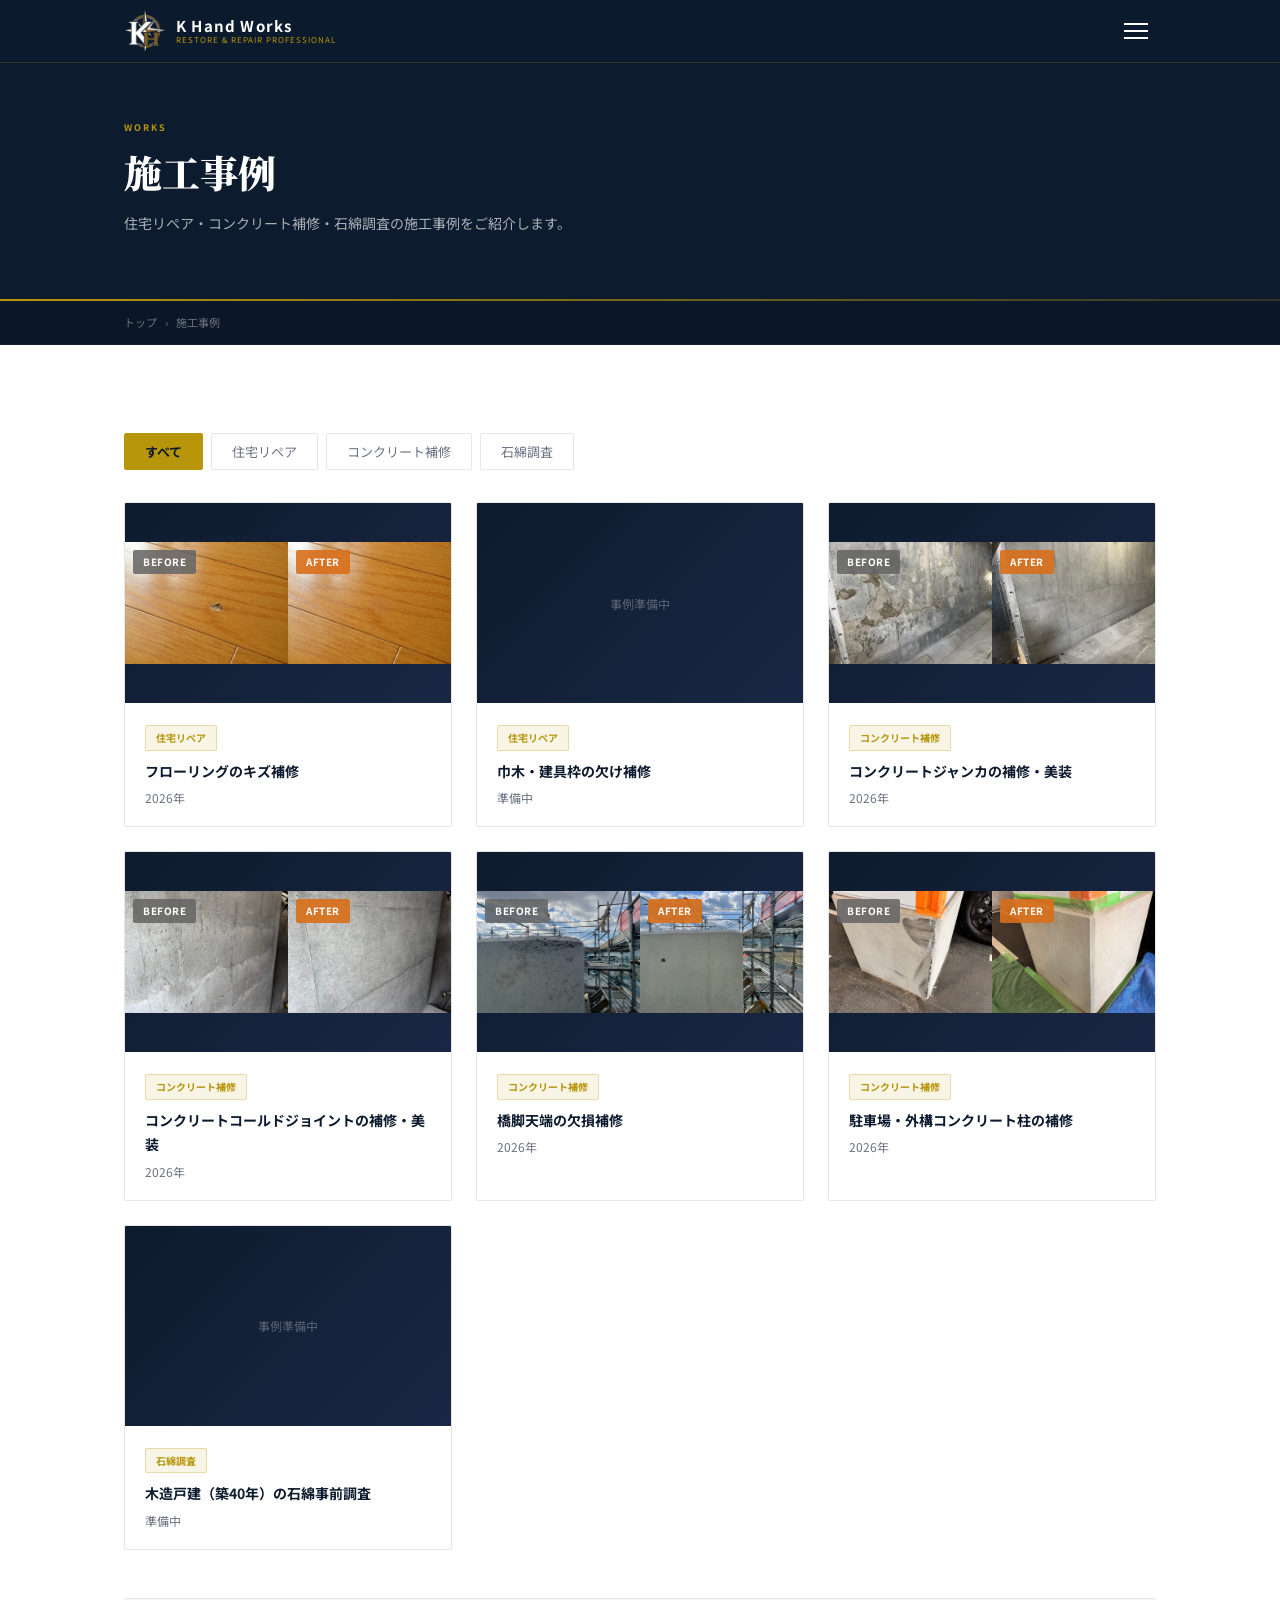
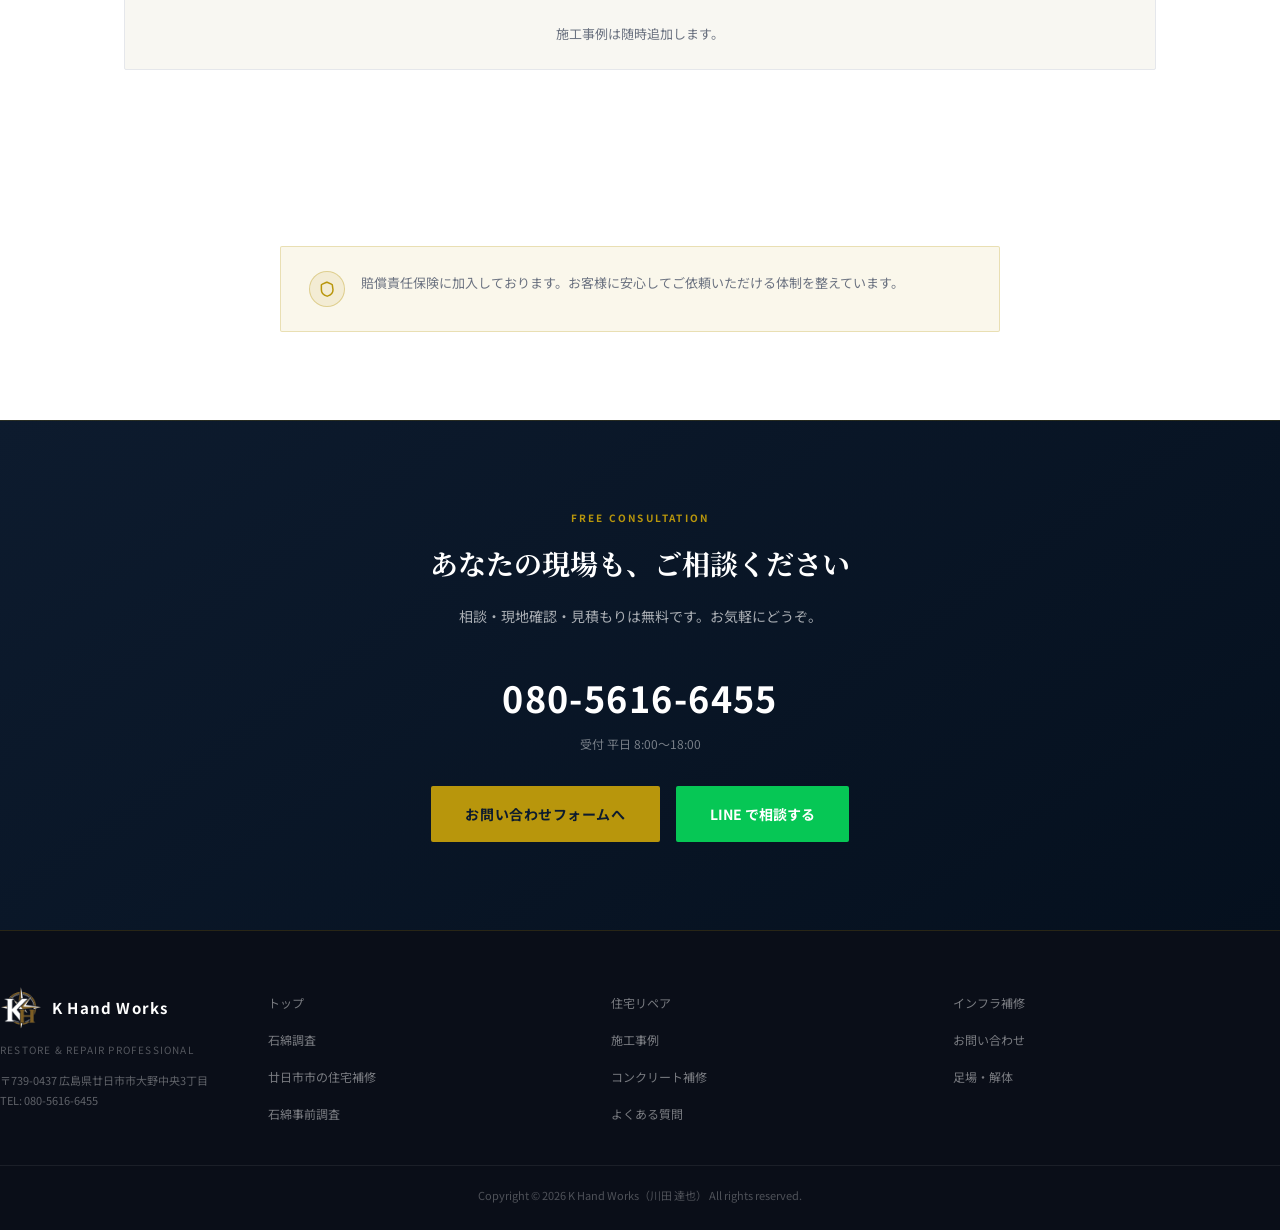
<file: works.html>
<!DOCTYPE html>
<html lang="ja">
<head>
  <meta charset="UTF-8">
  <meta name="viewport" content="width=device-width, initial-scale=1.0">
  <title>施工事例｜K Hand Works｜広島西部〜山口東部</title>
  <meta name="description" content="K Hand Works の施工事例。住宅リペア・コンクリート補修・石綿調査のBefore/After写真を掲載。">
  <link rel="preconnect" href="https://fonts.googleapis.com">
  <link rel="preconnect" href="https://fonts.gstatic.com" crossorigin>
  <link href="https://fonts.googleapis.com/css2?family=Noto+Sans+JP:wght@400;500;700;900&family=Noto+Serif+JP:wght@700;900&display=swap" rel="stylesheet">
  <link rel="stylesheet" href="css/style.css?v=2">
  <link rel="icon" href="images/favicon.ico" sizes="any">
  <link rel="apple-touch-icon" href="images/apple-touch-icon.png">
  <link rel="canonical" href="https://k-handworks.com/works.html">
  <meta property="og:type" content="website">
  <meta property="og:site_name" content="K Hand Works">
  <meta property="og:title" content="施工事例｜K Hand Works｜広島西部〜山口東部">
  <meta property="og:description" content="K Hand Works の施工事例。住宅リペア・コンクリート補修・石綿調査のBefore/After写真を掲載。">
  <meta property="og:url" content="https://k-handworks.com/works.html">
  <meta property="og:image" content="https://k-handworks.com/images/og-image.png">
  <meta name="twitter:card" content="summary_large_image">
  <script type="application/ld+json">
  {
    "@context": "https://schema.org",
    "@type": "HomeAndConstructionBusiness",
    "name": "K Hand Works",
    "image": "https://k-handworks.com/images/og-image.png",
    "telephone": "080-5616-6455",
    "email": "k.handworks.info@gmail.com",
    "address": {
      "@type": "PostalAddress",
      "streetAddress": "大野中央3丁目",
      "addressLocality": "廿日市市",
      "addressRegion": "広島県",
      "postalCode": "739-0437",
      "addressCountry": "JP"
    },
    "areaServed": ["廿日市市", "広島市", "大竹市", "岩国市"],
    "url": "https://k-handworks.com/",
    "priceRange": "¥¥",
    "openingHours": "Mo-Fr 08:00-18:00"
  }
  </script>
  <!-- Cloudflare Web Analytics --><script type='module' src='https://static.cloudflareinsights.com/beacon.min.js' data-cf-beacon='{"token": "dab563281a8d43aa8a9fe3af16497d4e"}'></script><!-- End Cloudflare Web Analytics -->
  <!-- Google tag (gtag.js) -->
  <script async src="https://www.googletagmanager.com/gtag/js?id=G-B7Q6BFXT55"></script>
  <script>
    window.dataLayer = window.dataLayer || [];
    function gtag(){dataLayer.push(arguments);}
    gtag('js', new Date());
    gtag('config', 'G-B7Q6BFXT55');
  </script>
</head>
<body>

  <header id="header">
    <div class="header-inner">
      <a href="index.html" class="header-logo">
        <div class="logo-mark"><img src="images/logo-mark-header.png" alt="K Hand Works" loading="lazy"></div>
        <div class="logo-text">
          <span class="logo-name">K Hand Works</span>
          <span class="logo-sub">Restore &amp; Repair Professional</span>
        </div>
      </a>
      <button class="hamburger" aria-label="メニューを開く"><span></span><span></span><span></span></button>
    </div>
  </header>
  <div class="overlay"></div>
  <nav class="nav-drawer">
    <ul>
      <li><a href="index.html">トップ</a></li>
      <li><a href="service-repair.html">住宅リペア</a></li>
      <li><a href="service-infra.html">コンクリート・インフラ補修</a></li>
      <li><a href="service-asbestos.html">石綿（アスベスト）調査</a></li>
      <li><a href="works.html" class="active">施工事例</a></li>
      <li><a href="contact.html">事業概要・お問い合わせ</a></li>
    </ul>
    <div class="drawer-contact">
      <a href="tel:080-5616-6455" class="drawer-tel">080-5616-6455</a>
      <span class="drawer-mail">k.handworks.info@gmail.com</span>
    </div>
  </nav>

  <!-- PAGE HERO -->
  <section class="page-hero">
    <div class="inner page-hero-inner">
      <span class="en-label">Works</span>
      <h1>施工事例</h1>
      <p class="page-desc">
        住宅リペア・コンクリート補修・石綿調査の施工事例をご紹介します。
      </p>
    </div>
  </section>
  <div class="breadcrumb">
    <div class="inner"><a href="index.html">トップ</a><span>›</span>施工事例</div>
  </div>

  <!-- WORKS LIST -->
  <section class="section">
    <div class="inner">

      <div class="works-filter">
        <button class="filter-btn active" data-filter="all">すべて</button>
        <button class="filter-btn" data-filter="住宅リペア">住宅リペア</button>
        <button class="filter-btn" data-filter="コンクリート補修">コンクリート補修</button>
        <button class="filter-btn" data-filter="石綿調査">石綿調査</button>
      </div>

      <div class="works-grid">

        <div class="work-card" data-category="住宅リペア">
          <div class="work-img ba-wrap">
            <div class="ba-item"><img src="images/works/repair-flooring-before.jpg" alt="フローリング補修の施工前" loading="lazy" width="300" height="200"><span class="ba-label ba-before">BEFORE</span></div>
            <div class="ba-item"><img src="images/works/repair-flooring-after.jpg" alt="フローリング補修の施工後" loading="lazy" width="300" height="200"><span class="ba-label ba-after">AFTER</span></div>
          </div>
          <div class="work-body">
            <span class="work-tag">住宅リペア</span>
            <h3><a href="works/juutaku-hoshu-flooring-01.html">フローリングのキズ補修</a></h3>
            <p>2026年</p>
          </div>
        </div>

        <div class="work-card" data-category="住宅リペア">
          <div class="work-img"><span class="img-placeholder">事例準備中</span></div>
          <div class="work-body">
            <span class="work-tag">住宅リペア</span>
            <h3>巾木・建具枠の欠け補修</h3>
            <p>準備中</p>
          </div>
        </div>

        <div class="work-card" data-category="コンクリート補修">
          <div class="work-img ba-wrap">
            <div class="ba-item"><img src="images/works/infra-wall-large-before.jpg" alt="コンクリートジャンカ補修の施工前" loading="lazy" width="300" height="200"><span class="ba-label ba-before">BEFORE</span></div>
            <div class="ba-item"><img src="images/works/infra-wall-large-after.jpg" alt="コンクリートジャンカ補修の施工後" loading="lazy" width="300" height="200"><span class="ba-label ba-after">AFTER</span></div>
          </div>
          <div class="work-body">
            <span class="work-tag">コンクリート補修</span>
            <h3>コンクリートジャンカの補修・美装</h3>
            <p>2026年</p>
          </div>
        </div>

        <div class="work-card" data-category="コンクリート補修">
          <div class="work-img ba-wrap">
            <div class="ba-item"><img src="images/works/infra-wall-closeup-before.jpg" alt="コンクリートコールドジョイント補修の施工前" loading="lazy" width="300" height="200"><span class="ba-label ba-before">BEFORE</span></div>
            <div class="ba-item"><img src="images/works/infra-wall-closeup-after.jpg" alt="コンクリートコールドジョイント補修の施工後" loading="lazy" width="300" height="200"><span class="ba-label ba-after">AFTER</span></div>
          </div>
          <div class="work-body">
            <span class="work-tag">コンクリート補修</span>
            <h3>コンクリートコールドジョイントの補修・美装</h3>
            <p>2026年</p>
          </div>
        </div>

        <div class="work-card" data-category="コンクリート補修">
          <div class="work-img ba-wrap">
            <div class="ba-item"><img src="images/works/infra-pier-before.jpg" alt="橋脚天端補修の施工前" loading="lazy" width="300" height="200"><span class="ba-label ba-before">BEFORE</span></div>
            <div class="ba-item"><img src="images/works/infra-pier-after.jpg" alt="橋脚天端補修の施工後" loading="lazy" width="300" height="200"><span class="ba-label ba-after">AFTER</span></div>
          </div>
          <div class="work-body">
            <span class="work-tag">コンクリート補修</span>
            <h3>橋脚天端の欠損補修</h3>
            <p>2026年</p>
          </div>
        </div>

        <div class="work-card" data-category="コンクリート補修">
          <div class="work-img ba-wrap">
            <div class="ba-item"><img src="images/works/infra-parking-pillar-before.jpg" alt="駐車場コンクリート柱補修の施工前" loading="lazy" width="300" height="200"><span class="ba-label ba-before">BEFORE</span></div>
            <div class="ba-item"><img src="images/works/infra-parking-pillar-after.jpg" alt="駐車場コンクリート柱補修の施工後" loading="lazy" width="300" height="200"><span class="ba-label ba-after">AFTER</span></div>
          </div>
          <div class="work-body">
            <span class="work-tag">コンクリート補修</span>
            <h3>駐車場・外構コンクリート柱の補修</h3>
            <p>2026年</p>
          </div>
        </div>

        <div class="work-card" data-category="石綿調査">
          <div class="work-img"><span class="img-placeholder">事例準備中</span></div>
          <div class="work-body">
            <span class="work-tag">石綿調査</span>
            <h3>木造戸建（築40年）の石綿事前調査</h3>
            <p>準備中</p>
          </div>
        </div>

      </div>

      <div style="margin-top:48px;padding:24px;background:var(--bg-light);border-radius:2px;text-align:center;border:1px solid var(--border);">
        <p style="font-size:13px;color:var(--gray);">施工事例は随時追加します。</p>
      </div>

    </div>
  </section>

  <!-- 賠償責任保険 -->
  <section class="section">
    <div class="inner">
      <div class="insurance-strip">
        <div class="insurance-icon"><svg viewBox="0 0 24 24" fill="none" stroke="currentColor" stroke-width="2" stroke-linecap="round" stroke-linejoin="round"><path d="M20 13c0 5-3.5 7.5-7.5 8.5-.17.05-.33.05-.5 0C8 20.5 4.5 18 4.5 13V6.75c0-.4.24-.75.6-.9L11.4 3a1 1 0 0 1 .8 0l6.3 2.85c.36.15.6.5.6.9Z"/></svg></div>
        <p class="insurance-text">
          賠償責任保険に加入しております。お客様に安心してご依頼いただける体制を整えています。
        </p>
      </div>
    </div>
  </section>

  <!-- CTA -->
  <section class="section-cta">
    <div class="inner">
      <p class="cta-sub">Free Consultation</p>
      <h2>あなたの現場も、ご相談ください</h2>
      <p class="cta-text">相談・現地確認・見積もりは無料です。お気軽にどうぞ。</p>
      <a href="tel:080-5616-6455" class="cta-tel">080-5616-6455</a>
      <div class="cta-hours">受付 平日 8:00〜18:00</div>
      <div class="cta-btns">
        <a href="contact.html" class="btn-primary">お問い合わせフォームへ</a>
        <a href="https://line.me/R/ti/p/@508xtqzg" class="btn-line" target="_blank" rel="noopener">LINE で相談する</a>
      </div>
    </div>
  </section>

  <footer>
    <div class="footer-inner">
      <div class="footer-top">
        <div class="footer-brand">
          <div class="footer-logo-mark">
            <div class="logo-mark"><img src="images/logo-mark-header.png" alt="K Hand Works" loading="lazy"></div>
            <span class="logo-name">K Hand Works</span>
          </div>
          <div class="footer-tagline">Restore &amp; Repair Professional</div>
          <div style="margin-top:12px;font-size:11px;color:rgba(255,255,255,0.35);line-height:1.8;">〒739-0437 広島県廿日市市大野中央3丁目<br>TEL: 080-5616-6455</div>
        </div>
        <nav class="footer-nav-grid">
          <a href="index.html">トップ</a>
          <a href="service-repair.html">住宅リペア</a>
          <a href="service-infra.html">インフラ補修</a>
          <a href="service-asbestos.html">石綿調査</a>
          <a href="works.html">施工事例</a>
          <a href="contact.html">お問い合わせ</a>
          <a href="juutaku-hoshu.html">廿日市市の住宅補修</a>
          <a href="concrete-hoshu.html">コンクリート補修</a>
          <a href="ashiba-kaitai.html">足場・解体</a>
          <a href="asbestos-chousa.html">石綿事前調査</a>
          <a href="faq.html">よくある質問</a>
        </nav>
      </div>
      <div class="footer-copy">Copyright &copy; 2026 K Hand Works（川田 達也） All rights reserved.</div>
    </div>
  </footer>
  <a href="#" class="back-to-top"><span class="arrow">↑</span><span>TOP</span></a>
  <div class="mobile-sticky-bar">
    <a href="tel:080-5616-6455" class="msb-btn msb-tel">☎ 電話</a>
    <a href="https://line.me/R/ti/p/@508xtqzg" class="msb-btn msb-line" target="_blank" rel="noopener">LINE</a>
  </div>
  <script src="js/main.js"></script>
</body>
</html>
</file>
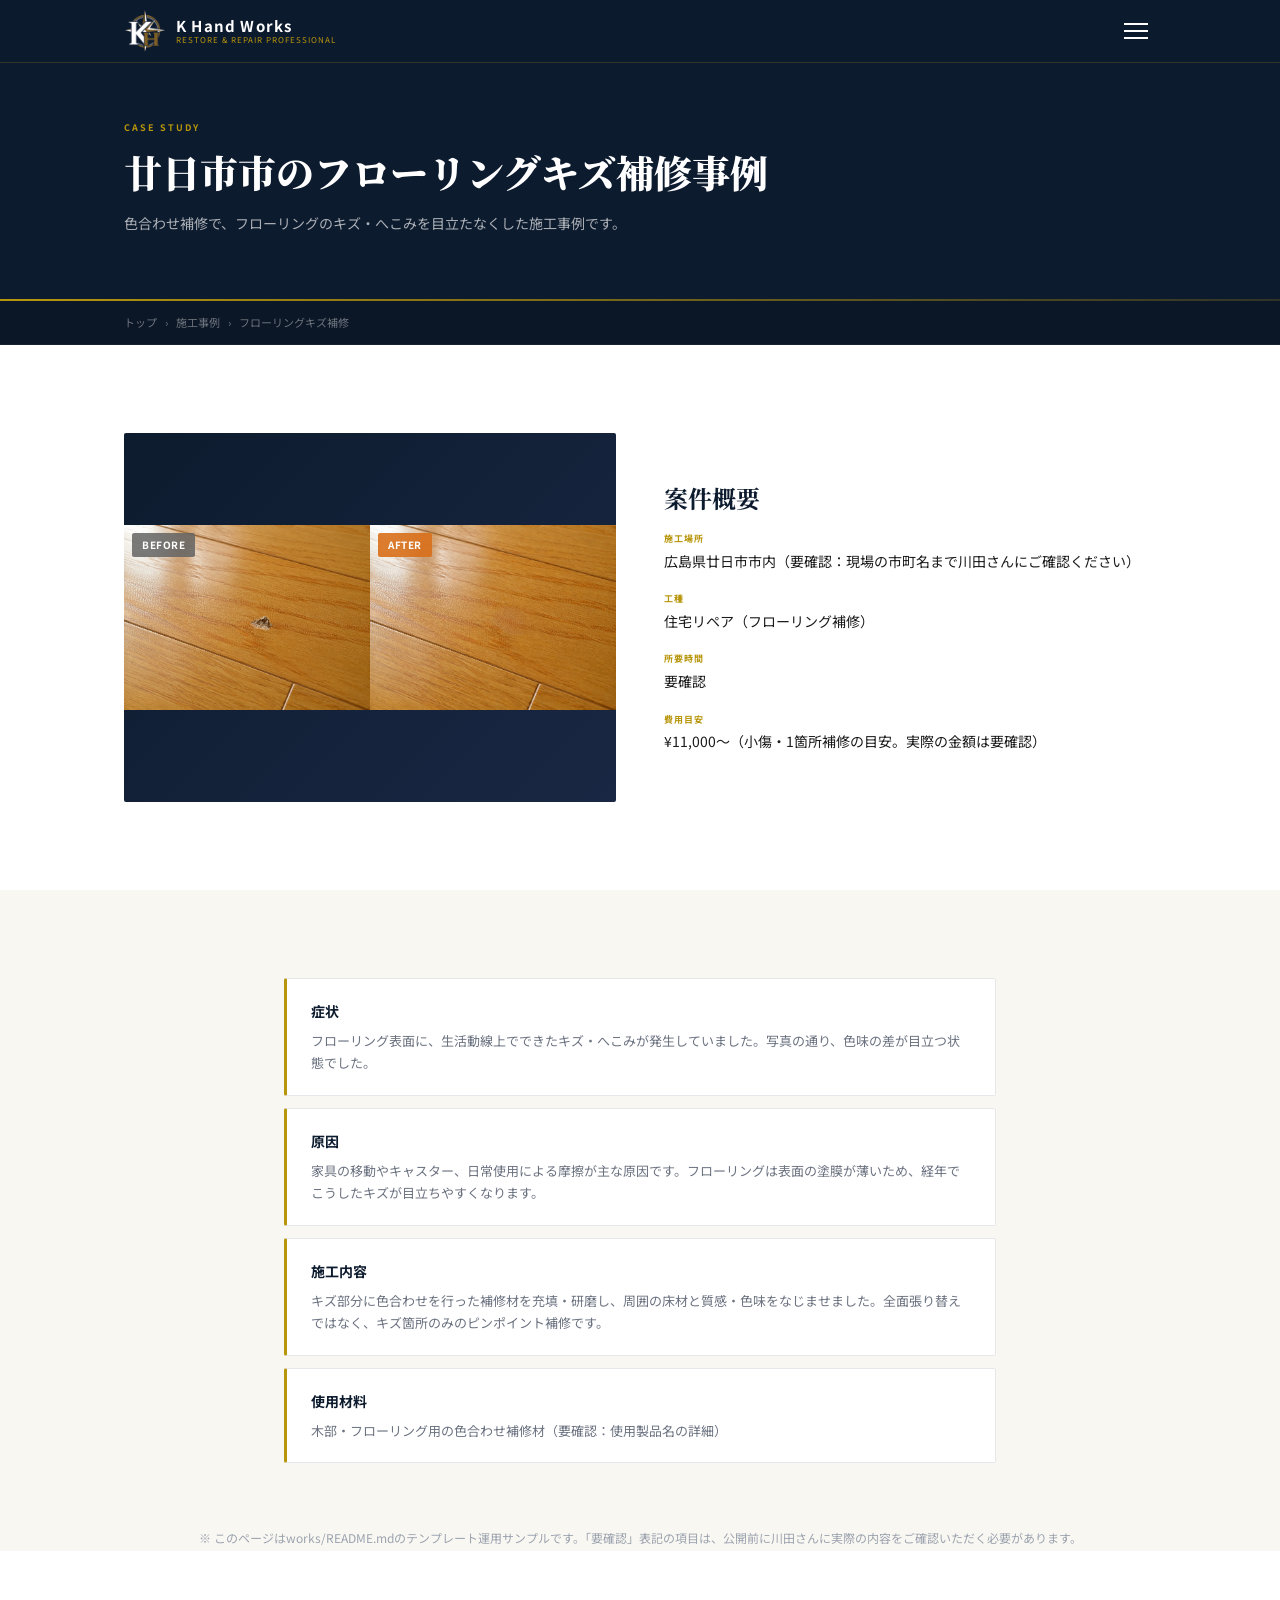
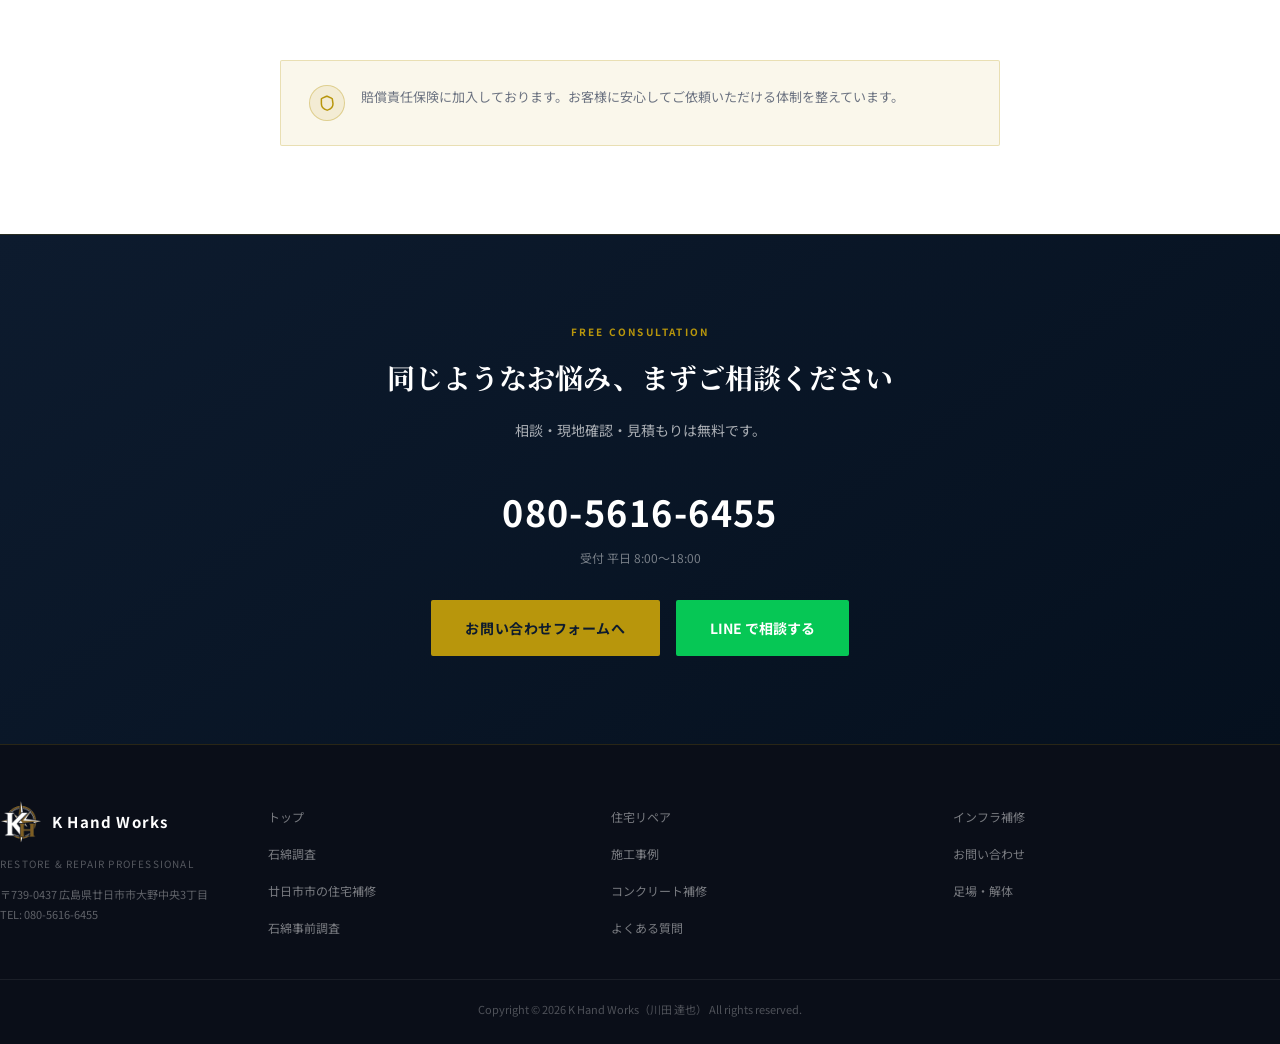
<file: works/juutaku-hoshu-flooring-01.html>
<!DOCTYPE html>
<html lang="ja">
<head>
  <meta charset="UTF-8">
  <meta name="viewport" content="width=device-width, initial-scale=1.0">
  <title>廿日市市 フローリング補修事例｜K Hand Works</title>
  <meta name="description" content="廿日市市でのフローリングのキズ補修事例。色合わせ補修でキズ・へこみを目立たなくした施工内容をBefore/After写真とともにご紹介します。">
  <link rel="preconnect" href="https://fonts.googleapis.com">
  <link rel="preconnect" href="https://fonts.gstatic.com" crossorigin>
  <link href="https://fonts.googleapis.com/css2?family=Noto+Sans+JP:wght@400;500;700;900&family=Noto+Serif+JP:wght@700;900&display=swap" rel="stylesheet">
  <link rel="stylesheet" href="../css/style.css?v=2">
  <link rel="icon" href="../images/favicon.ico" sizes="any">
  <link rel="apple-touch-icon" href="../images/apple-touch-icon.png">
  <link rel="canonical" href="https://k-handworks.com/works/juutaku-hoshu-flooring-01.html">
  <meta property="og:type" content="website">
  <meta property="og:site_name" content="K Hand Works">
  <meta property="og:title" content="廿日市市 フローリング補修事例｜K Hand Works">
  <meta property="og:description" content="廿日市市でのフローリングのキズ補修事例。色合わせ補修でキズ・へこみを目立たなくした施工内容をBefore/After写真とともにご紹介します。">
  <meta property="og:url" content="https://k-handworks.com/works/juutaku-hoshu-flooring-01.html">
  <meta property="og:image" content="https://k-handworks.com/images/og-image.png">
  <meta name="twitter:card" content="summary_large_image">
  <script type="application/ld+json">
  {
    "@context": "https://schema.org",
    "@type": "HomeAndConstructionBusiness",
    "name": "K Hand Works",
    "image": "https://k-handworks.com/images/og-image.png",
    "telephone": "080-5616-6455",
    "email": "k.handworks.info@gmail.com",
    "address": {
      "@type": "PostalAddress",
      "streetAddress": "大野中央3丁目",
      "addressLocality": "廿日市市",
      "addressRegion": "広島県",
      "postalCode": "739-0437",
      "addressCountry": "JP"
    },
    "areaServed": ["廿日市市", "広島市", "大竹市", "岩国市"],
    "url": "https://k-handworks.com/",
    "priceRange": "¥¥",
    "openingHours": "Mo-Fr 08:00-18:00"
  }
  </script>
  <!-- Cloudflare Web Analytics --><script type='module' src='https://static.cloudflareinsights.com/beacon.min.js' data-cf-beacon='{"token": "dab563281a8d43aa8a9fe3af16497d4e"}'></script><!-- End Cloudflare Web Analytics -->
  <!-- Google tag (gtag.js) -->
  <script async src="https://www.googletagmanager.com/gtag/js?id=G-B7Q6BFXT55"></script>
  <script>
    window.dataLayer = window.dataLayer || [];
    function gtag(){dataLayer.push(arguments);}
    gtag('js', new Date());
    gtag('config', 'G-B7Q6BFXT55');
  </script>
</head>
<body>

  <header id="header">
    <div class="header-inner">
      <a href="../index.html" class="header-logo">
        <div class="logo-mark"><img src="../images/logo-mark-header.png" alt="K Hand Works" loading="lazy"></div>
        <div class="logo-text">
          <span class="logo-name">K Hand Works</span>
          <span class="logo-sub">Restore &amp; Repair Professional</span>
        </div>
      </a>
      <button class="hamburger" aria-label="メニューを開く"><span></span><span></span><span></span></button>
    </div>
  </header>
  <div class="overlay"></div>
  <nav class="nav-drawer">
    <ul>
      <li><a href="../index.html">トップ</a></li>
      <li><a href="../service-repair.html">住宅リペア</a></li>
      <li><a href="../service-infra.html">コンクリート・インフラ補修</a></li>
      <li><a href="../service-asbestos.html">石綿（アスベスト）調査</a></li>
      <li><a href="../works.html" class="active">施工事例</a></li>
      <li><a href="../contact.html">事業概要・お問い合わせ</a></li>
    </ul>
    <div class="drawer-contact">
      <a href="tel:080-5616-6455" class="drawer-tel">080-5616-6455</a>
      <span class="drawer-mail">k.handworks.info@gmail.com</span>
    </div>
  </nav>

  <!-- PAGE HERO -->
  <section class="page-hero">
    <div class="inner page-hero-inner">
      <span class="en-label">Case Study</span>
      <h1>廿日市市のフローリングキズ補修事例</h1>
      <p class="page-desc">色合わせ補修で、フローリングのキズ・へこみを目立たなくした施工事例です。</p>
    </div>
  </section>
  <div class="breadcrumb">
    <div class="inner"><a href="../index.html">トップ</a><span>›</span><a href="../works.html">施工事例</a><span>›</span>フローリングキズ補修</div>
  </div>

  <!-- Before/After写真 -->
  <section class="section">
    <div class="inner">
      <div class="detail-grid">
        <div class="detail-img ba-wrap">
          <div class="ba-item"><img src="../images/works/repair-flooring-before.jpg" alt="フローリング補修の施工前" loading="lazy" width="300" height="200"><span class="ba-label ba-before">BEFORE</span></div>
          <div class="ba-item"><img src="../images/works/repair-flooring-after.jpg" alt="フローリング補修の施工後" loading="lazy" width="300" height="200"><span class="ba-label ba-after">AFTER</span></div>
        </div>
        <div class="detail-text">
          <h2>案件概要</h2>
          <dl class="company-info">
            <dt>施工場所</dt>
            <dd>広島県廿日市市内（要確認：現場の市町名まで川田さんにご確認ください）</dd>
            <dt>工種</dt>
            <dd>住宅リペア（フローリング補修）</dd>
            <dt>所要時間</dt>
            <dd>要確認</dd>
            <dt>費用目安</dt>
            <dd>¥11,000〜（小傷・1箇所補修の目安。実際の金額は要確認）</dd>
          </dl>
        </div>
      </div>
    </div>
  </section>

  <!-- 症状・原因・施工内容 -->
  <section class="section bg-light">
    <div class="inner" style="max-width:760px;">
      <div class="service-item" style="margin-bottom:12px;">
        <h3>症状</h3>
        <p>フローリング表面に、生活動線上でできたキズ・へこみが発生していました。写真の通り、色味の差が目立つ状態でした。</p>
      </div>
      <div class="service-item" style="margin-bottom:12px;">
        <h3>原因</h3>
        <p>家具の移動やキャスター、日常使用による摩擦が主な原因です。フローリングは表面の塗膜が薄いため、経年でこうしたキズが目立ちやすくなります。</p>
      </div>
      <div class="service-item" style="margin-bottom:12px;">
        <h3>施工内容</h3>
        <p>キズ部分に色合わせを行った補修材を充填・研磨し、周囲の床材と質感・色味をなじませました。全面張り替えではなく、キズ箇所のみのピンポイント補修です。</p>
      </div>
      <div class="service-item">
        <h3>使用材料</h3>
        <p>木部・フローリング用の色合わせ補修材（要確認：使用製品名の詳細）</p>
      </div>
    </div>
  </section>

  <p style="text-align:center;font-size:12px;color:var(--gray-light);margin:-24px 0 24px;">
    ※ このページはworks/README.mdのテンプレート運用サンプルです。「要確認」表記の項目は、公開前に川田さんに実際の内容をご確認いただく必要があります。
  </p>

  <!-- 賠償責任保険 -->
  <section class="section">
    <div class="inner">
      <div class="insurance-strip">
        <div class="insurance-icon"><svg viewBox="0 0 24 24" fill="none" stroke="currentColor" stroke-width="2" stroke-linecap="round" stroke-linejoin="round"><path d="M20 13c0 5-3.5 7.5-7.5 8.5-.17.05-.33.05-.5 0C8 20.5 4.5 18 4.5 13V6.75c0-.4.24-.75.6-.9L11.4 3a1 1 0 0 1 .8 0l6.3 2.85c.36.15.6.5.6.9Z"/></svg></div>
        <p class="insurance-text">
          賠償責任保険に加入しております。お客様に安心してご依頼いただける体制を整えています。
        </p>
      </div>
    </div>
  </section>

  <!-- CTA -->
  <section class="section-cta">
    <div class="inner">
      <p class="cta-sub">Free Consultation</p>
      <h2>同じようなお悩み、まずご相談ください</h2>
      <p class="cta-text">相談・現地確認・見積もりは無料です。</p>
      <a href="tel:080-5616-6455" class="cta-tel">080-5616-6455</a>
      <div class="cta-hours">受付 平日 8:00〜18:00</div>
      <div class="cta-btns">
        <a href="../contact.html" class="btn-primary">お問い合わせフォームへ</a>
        <a href="https://line.me/R/ti/p/@508xtqzg" class="btn-line" target="_blank" rel="noopener">LINE で相談する</a>
      </div>
    </div>
  </section>

  <footer>
    <div class="footer-inner">
      <div class="footer-top">
        <div class="footer-brand">
          <div class="footer-logo-mark">
            <div class="logo-mark"><img src="../images/logo-mark-header.png" alt="K Hand Works" loading="lazy"></div>
            <span class="logo-name">K Hand Works</span>
          </div>
          <div class="footer-tagline">Restore &amp; Repair Professional</div>
          <div style="margin-top:12px;font-size:11px;color:rgba(255,255,255,0.35);line-height:1.8;">〒739-0437 広島県廿日市市大野中央3丁目<br>TEL: 080-5616-6455</div>
        </div>
        <nav class="footer-nav-grid">
          <a href="../index.html">トップ</a>
          <a href="../service-repair.html">住宅リペア</a>
          <a href="../service-infra.html">インフラ補修</a>
          <a href="../service-asbestos.html">石綿調査</a>
          <a href="../works.html">施工事例</a>
          <a href="../contact.html">お問い合わせ</a>
          <a href="../juutaku-hoshu.html">廿日市市の住宅補修</a>
          <a href="../concrete-hoshu.html">コンクリート補修</a>
          <a href="../ashiba-kaitai.html">足場・解体</a>
          <a href="../asbestos-chousa.html">石綿事前調査</a>
          <a href="../faq.html">よくある質問</a>
        </nav>
      </div>
      <div class="footer-copy">Copyright &copy; 2026 K Hand Works（川田 達也） All rights reserved.</div>
    </div>
  </footer>
  <a href="#" class="back-to-top"><span class="arrow">↑</span><span>TOP</span></a>
  <div class="mobile-sticky-bar">
    <a href="tel:080-5616-6455" class="msb-btn msb-tel">☎ 電話</a>
    <a href="https://line.me/R/ti/p/@508xtqzg" class="msb-btn msb-line" target="_blank" rel="noopener">LINE</a>
  </div>
  <script src="../js/main.js"></script>
</body>
</html>
</file>
<file: css/style.css>
/* =============================================
   K Hand Works - style.css
   Black × Gold Professional Design
   ============================================= */

:root {
  --gold:       #b8960c;
  --gold-light: #d4aa20;
  --gold-bg:    rgba(184,150,12,0.1);
  --navy:       #0d1b2e;
  --navy-mid:   #1a2744;
  --black:      #111111;
  --text:       #1a1a1a;
  --gray:       #6b7280;
  --gray-light: #9ca3af;
  --border:     #e5e7eb;
  --bg-light:   #f8f7f2;
  --white:      #ffffff;
}

*, *::before, *::after { box-sizing: border-box; margin: 0; padding: 0; }
html { scroll-behavior: smooth; }
body {
  font-family: 'Noto Sans JP', sans-serif;
  color: var(--text);
  background: var(--white);
  line-height: 1.75;
}
img { max-width: 100%; height: auto; display: block; }
a { color: inherit; text-decoration: none; }
ul { list-style: none; }

/* ── LAYOUT ── */
.inner { max-width: 1080px; margin: 0 auto; padding: 0 24px; }

/* ── HEADER ── */
#header {
  position: fixed; top: 0; left: 0; right: 0; z-index: 100;
  background: rgba(13,27,46,0.96);
  border-bottom: 1px solid rgba(184,150,12,0.22);
  backdrop-filter: blur(8px);
  transition: background 0.3s;
}
.header-inner {
  max-width: 1080px; margin: 0 auto;
  padding: 0 24px;
  display: flex; align-items: center; justify-content: space-between;
  height: 62px;
}
.header-logo {
  display: flex; align-items: center; gap: 10px;
}
.logo-mark {
  width: 42px; height: 42px;
  display: flex; align-items: center; justify-content: center;
  flex-shrink: 0;
}
.logo-mark img { width: 100%; height: 100%; object-fit: contain; }
.logo-text { display: flex; flex-direction: column; line-height: 1.2; }
.logo-name {
  font-size: 15px; font-weight: 700; color: var(--white);
  letter-spacing: 0.08em;
}
.logo-sub {
  font-size: 8px; color: var(--gold); letter-spacing: 0.12em;
  text-transform: uppercase;
}

/* ── LOGO IMAGE ── */
.header-logo-img {
  height: 38px;
  width: auto;
  /* ダーク背景で白＋ゴールドに見せるフィルター */
  filter: brightness(0) invert(1) sepia(1) saturate(1.2) hue-rotate(355deg);
  flex-shrink: 0;
}
.footer-logo-img {
  height: 34px;
  width: auto;
  filter: brightness(0) invert(1) sepia(1) saturate(1.2) hue-rotate(355deg);
  opacity: 0.85;
}
.company-logo-img {
  max-height: 60px;
  width: auto;
}

/* ── HAMBURGER ── */
.hamburger {
  background: none; border: none; cursor: pointer;
  display: flex; flex-direction: column; gap: 5px;
  padding: 8px; z-index: 200;
}
.hamburger span {
  display: block; width: 24px; height: 2px;
  background: var(--white); transition: all 0.3s;
}
.hamburger.open span:nth-child(1) { transform: rotate(45deg) translate(5px,5px); }
.hamburger.open span:nth-child(2) { opacity: 0; }
.hamburger.open span:nth-child(3) { transform: rotate(-45deg) translate(5px,-5px); }

/* ── DRAWER ── */
.overlay {
  position: fixed; inset: 0; z-index: 150;
  background: rgba(0,0,0,0.55);
  opacity: 0; pointer-events: none; transition: opacity 0.3s;
}
.overlay.show { opacity: 1; pointer-events: all; }
.nav-drawer {
  position: fixed; top: 0; right: -300px; bottom: 0; z-index: 160;
  width: 280px; background: var(--navy);
  padding: 80px 32px 48px;
  transition: right 0.3s ease;
  overflow-y: auto;
}
.nav-drawer.open { right: 0; }
.nav-drawer ul { display: flex; flex-direction: column; gap: 2px; }
.nav-drawer ul li a {
  display: block; padding: 13px 0;
  font-size: 13px; font-weight: 500; color: rgba(255,255,255,0.8);
  border-bottom: 1px solid rgba(255,255,255,0.07);
  transition: color 0.2s, padding-left 0.2s;
}
.nav-drawer ul li a:hover { color: var(--gold); padding-left: 8px; }
.nav-drawer ul li a.active { color: var(--gold); }
.drawer-contact {
  margin-top: 32px;
  padding-top: 24px;
  border-top: 1px solid rgba(184,150,12,0.2);
  display: flex; flex-direction: column; gap: 10px;
}
.drawer-tel {
  font-size: 22px; font-weight: 700; color: var(--white);
  letter-spacing: 0.04em;
}
.drawer-mail { font-size: 12px; color: rgba(255,255,255,0.5); }

/* ── HERO (TOP) ── */
.hero {
  position: relative;
  min-height: 100vh;
  background: linear-gradient(145deg, #05101e 0%, #0d1b2e 55%, #1a1205 100%);
  display: flex; align-items: center;
  padding: 120px 0 80px;
  overflow: hidden;
}
.hero::before {
  content: '';
  position: absolute; inset: 0;
  background: radial-gradient(ellipse 60% 80% at 80% 50%, rgba(184,150,12,0.07) 0%, transparent 60%);
}
.hero::after {
  content: '';
  position: absolute; bottom: 0; left: 0; right: 0; height: 1px;
  background: linear-gradient(90deg, transparent, var(--gold), transparent);
}
.hero-inner {
  position: relative; z-index: 1;
  max-width: 1080px; margin: 0 auto; padding: 0 24px;
}
.hero-badge {
  display: inline-flex; align-items: center; gap: 8px;
  border: 1px solid rgba(184,150,12,0.45);
  border-radius: 2px;
  padding: 5px 14px;
  font-size: 10px; letter-spacing: 0.18em; text-transform: uppercase;
  color: var(--gold); font-weight: 700;
  margin-bottom: 24px;
}
.hero h1 {
  font-family: 'Noto Serif JP', serif;
  font-size: clamp(26px, 4.5vw, 50px);
  font-weight: 900; color: var(--white);
  line-height: 1.45; margin-bottom: 24px;
  max-width: 700px;
}
.hero h1 em { font-style: normal; color: var(--gold); }
.hero-sub {
  font-size: 14px; color: rgba(255,255,255,0.65);
  line-height: 1.9; margin-bottom: 20px; max-width: 520px;
}
.hero-certs {
  display: flex; flex-wrap: wrap; gap: 8px; margin-bottom: 40px;
}
.cert-tag {
  display: inline-block;
  background: rgba(255,255,255,0.06);
  border: 1px solid rgba(255,255,255,0.14);
  border-radius: 2px;
  padding: 4px 12px;
  font-size: 11px; color: rgba(255,255,255,0.65);
}
.hero-btns { display: flex; gap: 16px; flex-wrap: wrap; }

/* ── BUTTONS ── */
.btn-primary {
  display: inline-flex; align-items: center; justify-content: center; gap: 8px;
  background: var(--gold); color: var(--navy);
  font-size: 14px; font-weight: 700;
  padding: 14px 32px; border-radius: 2px;
  border: 2px solid var(--gold);
  transition: all 0.2s; letter-spacing: 0.04em;
}
.btn-primary:hover { background: var(--gold-light); border-color: var(--gold-light); transform: translateY(-2px); }
.btn-outline {
  display: inline-flex; align-items: center; justify-content: center; gap: 8px;
  background: transparent; color: var(--white);
  font-size: 14px; font-weight: 700;
  padding: 14px 32px; border-radius: 2px;
  border: 2px solid rgba(255,255,255,0.35);
  transition: all 0.2s;
}
.btn-outline:hover { border-color: var(--gold); color: var(--gold); transform: translateY(-2px); }
.btn-line {
  display: inline-flex; align-items: center; justify-content: center; gap: 8px;
  background: #06C755; color: var(--white);
  font-size: 14px; font-weight: 700;
  padding: 14px 32px; border-radius: 2px;
  border: 2px solid #06C755;
  transition: all 0.2s;
}
.btn-line:hover { background: #05a847; border-color: #05a847; transform: translateY(-2px); }

/* ── SECTION HEADING ── */
.section-heading { text-align: center; margin-bottom: 56px; }
.section-heading .en {
  display: block;
  font-size: 10px; letter-spacing: 0.22em; text-transform: uppercase;
  color: var(--gold); font-weight: 700; margin-bottom: 8px;
}
.section-heading h2 {
  font-family: 'Noto Serif JP', serif;
  font-size: clamp(20px, 3.5vw, 30px); font-weight: 700; color: var(--navy);
}
.section-heading.light h2 { color: var(--white); }
.section-heading .desc {
  font-size: 13px; color: var(--gray);
  margin-top: 12px; line-height: 1.8;
}
.section-heading.light .desc { color: rgba(255,255,255,0.6); }

/* ── HUB CARDS (TOP) ── */
.section-hub { padding: 88px 0; background: var(--bg-light); }
.hub-grid {
  display: grid; grid-template-columns: repeat(3,1fr); gap: 24px;
}
.hub-card {
  background: var(--white);
  border: 1px solid var(--border);
  border-top: 3px solid var(--gold);
  border-radius: 2px;
  padding: 36px 28px;
  display: flex; flex-direction: column;
  transition: all 0.25s;
}
.hub-card:hover { transform: translateY(-6px); box-shadow: 0 16px 40px rgba(0,0,0,0.1); }
.hub-icon { margin-bottom: 16px; }
.hub-icon svg { width: 30px; height: 30px; color: var(--gold); }
.hub-en {
  font-size: 9px; letter-spacing: 0.18em; text-transform: uppercase;
  color: var(--gold); font-weight: 700; margin-bottom: 6px;
}
.hub-card h3 {
  font-size: 17px; font-weight: 700; color: var(--navy);
  margin-bottom: 12px; line-height: 1.45;
}
.hub-card p { font-size: 13px; color: var(--gray); line-height: 1.85; flex: 1; margin-bottom: 20px; }
.hub-price {
  font-size: 12px; color: var(--gold); font-weight: 700;
  background: var(--gold-bg);
  border: 1px solid rgba(184,150,12,0.28);
  border-radius: 2px;
  padding: 6px 12px; display: inline-block; margin-bottom: 20px;
}
.hub-link {
  display: inline-flex; align-items: center; gap: 6px;
  font-size: 13px; font-weight: 700; color: var(--gold);
  transition: gap 0.2s; margin-top: auto;
}
.hub-link:hover { gap: 10px; }

/* ── TRUST SECTION ── */
.section-trust { padding: 88px 0; background: var(--navy); }
.trust-grid {
  display: grid; grid-template-columns: repeat(2,1fr); gap: 16px;
  margin-bottom: 40px;
}
.trust-item {
  background: rgba(255,255,255,0.04);
  border: 1px solid rgba(184,150,12,0.18);
  border-radius: 2px;
  padding: 20px 24px;
  display: flex; align-items: flex-start; gap: 14px;
}
.trust-icon {
  width: 36px; height: 36px;
  background: rgba(184,150,12,0.1);
  border: 1px solid rgba(184,150,12,0.35);
  border-radius: 50%;
  display: flex; align-items: center; justify-content: center;
  flex-shrink: 0;
}
.trust-icon svg { width: 18px; height: 18px; color: var(--gold); }
.trust-name { font-size: 13px; font-weight: 700; color: var(--white); margin-bottom: 2px; }
.trust-cat { font-size: 10px; color: var(--gold); letter-spacing: 0.05em; }

.area-strip {
  background: rgba(184,150,12,0.08);
  border: 1px solid rgba(184,150,12,0.25);
  border-radius: 2px;
  padding: 20px 28px;
  display: flex; align-items: center; gap: 20px; flex-wrap: wrap;
}
.area-label { font-size: 10px; color: var(--gold); font-weight: 700; letter-spacing: 0.1em; white-space: nowrap; }
.area-text { font-size: 14px; color: rgba(255,255,255,0.8); }

.trust-item-full { grid-column: 1 / -1; }

/* ── INSURANCE STRIP ── */
.insurance-strip {
  display: flex; align-items: flex-start; gap: 16px;
  max-width: 720px; margin: 0 auto;
  background: rgba(184,150,12,0.08);
  border: 1px solid rgba(184,150,12,0.25);
  border-radius: 2px;
  padding: 24px 28px;
  text-align: left;
}
.insurance-icon {
  width: 36px; height: 36px; flex-shrink: 0;
  background: rgba(184,150,12,0.1);
  border: 1px solid rgba(184,150,12,0.35);
  border-radius: 50%;
  display: flex; align-items: center; justify-content: center;
}
.insurance-icon svg { width: 18px; height: 18px; color: var(--gold); }
.insurance-text { font-size: 13px; color: var(--gray); line-height: 1.9; }

/* ── PAGE HERO ── */
.page-hero {
  background: var(--navy);
  padding: 120px 0 64px;
  position: relative; overflow: hidden;
}
.page-hero::after {
  content: '';
  position: absolute; bottom: 0; left: 0; right: 0; height: 2px;
  background: linear-gradient(90deg, var(--gold) 0%, rgba(184,150,12,0.2) 100%);
}
.page-hero-inner { position: relative; z-index: 1; }
.en-label {
  display: block;
  font-size: 9px; letter-spacing: 0.22em; text-transform: uppercase;
  color: var(--gold); font-weight: 700; margin-bottom: 10px;
}
.page-hero h1 {
  font-family: 'Noto Serif JP', serif;
  font-size: clamp(22px, 3.5vw, 38px); font-weight: 900;
  color: var(--white); margin-bottom: 14px; line-height: 1.35;
}
.page-desc { font-size: 14px; color: rgba(255,255,255,0.65); max-width: 560px; line-height: 1.85; }

.breadcrumb {
  background: #0b1626;
  padding: 12px 0;
  font-size: 11px; color: rgba(255,255,255,0.4);
  border-bottom: 1px solid rgba(255,255,255,0.05);
}
.breadcrumb a { color: rgba(255,255,255,0.4); }
.breadcrumb a:hover { color: var(--gold); }
.breadcrumb span { margin: 0 8px; }

/* ── SECTIONS ── */
.section { padding: 88px 0; }
.section.bg-light { background: var(--bg-light); }
.section.bg-dark { background: var(--navy); }

/* ── SERVICE MENU ── */
.service-menu {
  display: grid; grid-template-columns: repeat(2,1fr); gap: 16px;
}
.service-menu-3col { grid-template-columns: repeat(3,1fr); }
.service-item {
  background: var(--white);
  border: 1px solid var(--border);
  border-left: 3px solid var(--gold);
  border-radius: 2px;
  padding: 20px 24px;
}
.service-item h3 { font-size: 14px; font-weight: 700; color: var(--navy); margin-bottom: 6px; }
.service-item p { font-size: 13px; color: var(--gray); line-height: 1.75; }

/* ── PRICE TABLE ── */
.price-section { padding: 88px 0; background: var(--navy); }
.price-wrap { overflow-x: auto; }
.price-table {
  width: 100%; border-collapse: collapse;
  min-width: 560px;
}
.price-table th {
  background: rgba(184,150,12,0.15);
  color: var(--gold); font-size: 11px; letter-spacing: 0.1em; text-transform: uppercase;
  padding: 14px 20px; text-align: left;
  border: 1px solid rgba(184,150,12,0.2);
}
.price-table td {
  padding: 16px 20px; border: 1px solid rgba(255,255,255,0.07);
  color: rgba(255,255,255,0.82); font-size: 14px;
}
.price-table tr:nth-child(even) td { background: rgba(255,255,255,0.025); }
.price-num { font-size: 18px; font-weight: 700; color: var(--gold); }
.price-note {
  font-size: 11px; color: rgba(255,255,255,0.45);
  margin-top: 14px; line-height: 1.8;
}

/* ── DETAIL GRID ── */
.detail-grid {
  display: grid; grid-template-columns: 1fr 1fr; gap: 48px;
  align-items: center;
}
.detail-img {
  background: linear-gradient(135deg, var(--navy), #1a2744);
  border-radius: 2px; aspect-ratio: 4/3;
  display: flex; align-items: center; justify-content: center;
  overflow: hidden;
}
.detail-img img { width: 100%; height: 100%; object-fit: cover; }
.img-placeholder { font-size: 12px; color: rgba(255,255,255,0.3); text-align: center; }
.detail-text h2 {
  font-family: 'Noto Serif JP', serif;
  font-size: clamp(18px, 2.5vw, 24px); font-weight: 700; color: var(--navy);
  margin-bottom: 16px; line-height: 1.4;
}
.detail-text p { font-size: 14px; color: var(--gray); line-height: 1.9; margin-bottom: 12px; }
.detail-list { margin-top: 20px; display: flex; flex-direction: column; gap: 8px; }
.detail-list li {
  font-size: 13px; color: var(--text);
  display: flex; align-items: baseline; gap: 8px;
}
.detail-list li::before {
  content: '✓';
  color: var(--gold); font-weight: 700; flex-shrink: 0;
}

/* ── INFRA LIST ── */
.infra-grid {
  display: grid; grid-template-columns: repeat(3,1fr); gap: 20px;
}
.infra-item {
  background: rgba(255,255,255,0.04);
  border: 1px solid rgba(184,150,12,0.15);
  border-radius: 2px;
  padding: 24px 20px;
  text-align: center;
}
.infra-item .icon { margin-bottom: 12px; }
.infra-item .icon svg { width: 28px; height: 28px; color: var(--gold); }
.infra-item h3 { font-size: 13px; font-weight: 700; color: var(--white); margin-bottom: 8px; }
.infra-item p { font-size: 12px; color: rgba(255,255,255,0.55); line-height: 1.7; }

/* ── ASBESTOS RISK ── */
.risk-box {
  background: rgba(220,38,38,0.08);
  border: 1px solid rgba(220,38,38,0.25);
  border-left: 3px solid #ef4444;
  border-radius: 2px;
  padding: 24px 28px;
  margin-bottom: 32px;
}
.risk-box h3 { font-size: 15px; font-weight: 700; color: #b91c1c; margin-bottom: 8px; display: flex; align-items: center; gap: 7px; }
.risk-box h3 svg { width: 17px; height: 17px; flex-shrink: 0; }
.risk-box p { font-size: 13px; color: var(--text); line-height: 1.8; }

/* ── PROFILE ── */
.cert-group { margin-bottom: 44px; }
.cert-group-title {
  font-size: 10px; letter-spacing: 0.15em; text-transform: uppercase;
  color: var(--gold); font-weight: 700;
  border-bottom: 1px solid rgba(184,150,12,0.25);
  padding-bottom: 8px; margin-bottom: 16px;
}
.cert-row {
  display: flex; align-items: center; gap: 12px;
  padding: 11px 0; border-bottom: 1px solid var(--border);
}
.cert-icon { flex-shrink: 0; display: flex; }
.cert-icon svg { width: 16px; height: 16px; color: var(--gold); }
.cert-label { font-size: 14px; color: var(--text); flex: 1; }
.cert-badge {
  font-size: 10px; color: var(--gold); font-weight: 700;
  background: var(--gold-bg);
  border: 1px solid rgba(184,150,12,0.3);
  border-radius: 2px; padding: 2px 8px;
  white-space: nowrap;
}

/* ── WORKS ── */
.works-filter { display: flex; gap: 8px; flex-wrap: wrap; margin-bottom: 32px; }
.filter-btn {
  padding: 8px 20px;
  background: var(--white); border: 1px solid var(--border);
  border-radius: 2px; font-size: 13px; color: var(--gray);
  cursor: pointer; transition: all 0.2s;
  font-family: 'Noto Sans JP', sans-serif;
}
.filter-btn.active, .filter-btn:hover {
  background: var(--gold); border-color: var(--gold);
  color: var(--navy); font-weight: 700;
}
.works-grid {
  display: grid; grid-template-columns: repeat(3,1fr); gap: 24px;
}
.work-card {
  background: var(--white); border: 1px solid var(--border);
  border-radius: 2px; overflow: hidden; transition: all 0.2s;
}
.work-card:hover { transform: translateY(-4px); box-shadow: 0 8px 28px rgba(0,0,0,0.1); }
.work-img {
  height: 200px;
  background: linear-gradient(135deg, var(--navy), #1a2744);
  display: flex; align-items: center; justify-content: center;
  overflow: hidden;
}
.work-img img { width: 100%; height: 100%; object-fit: cover; }

/* ── BEFORE / AFTER ── */
.ba-wrap { display: flex; }
.ba-item { position: relative; flex: 1; overflow: hidden; }
.ba-item img { width: 100%; height: 100%; object-fit: cover; display: block; }
.ba-label {
  position: absolute; top: 8px; left: 8px;
  padding: 3px 10px; border-radius: 2px;
  font-size: 10px; font-weight: 700; letter-spacing: 0.05em; color: #fff;
}
.ba-before { background: rgba(100,100,100,0.85); }
.ba-after { background: rgba(217,111,26,0.9); }

.work-body { padding: 18px 20px; }
.work-tag {
  display: inline-block;
  background: var(--gold-bg); border: 1px solid rgba(184,150,12,0.28);
  border-radius: 2px; padding: 3px 10px;
  font-size: 10px; color: var(--gold); font-weight: 700; margin-bottom: 8px;
}
.work-body h3 { font-size: 14px; font-weight: 700; color: var(--navy); margin-bottom: 4px; }
.work-body p { font-size: 12px; color: var(--gray); }

/* ── CONTACT ── */
.contact-grid {
  display: grid; grid-template-columns: 1fr 1fr; gap: 56px; align-items: start;
}
.company-info dt {
  font-size: 9px; letter-spacing: 0.12em; text-transform: uppercase;
  color: var(--gold); font-weight: 700; margin-bottom: 2px; margin-top: 18px;
}
.company-info dt:first-child { margin-top: 0; }
.company-info dd { font-size: 14px; color: var(--text); }
.company-info dd a { color: var(--navy); transition: color 0.2s; }
.company-info dd a:hover { color: var(--gold); }
.contact-btns { display: flex; flex-direction: column; gap: 12px; margin-top: 24px; }

.form-group { margin-bottom: 20px; }
.form-label { display: block; font-size: 12px; font-weight: 700; color: var(--navy); margin-bottom: 6px; }
.form-label .req { color: #ef4444; margin-left: 4px; font-size: 10px; font-weight: 700; }
.form-input, .form-textarea {
  width: 100%; padding: 12px 16px;
  border: 1px solid var(--border); border-radius: 2px;
  font-size: 14px; font-family: 'Noto Sans JP', sans-serif;
  color: var(--text); transition: border-color 0.2s; background: var(--white);
}
.form-input:focus, .form-textarea:focus {
  outline: none; border-color: var(--gold);
  box-shadow: 0 0 0 3px rgba(184,150,12,0.1);
}
.form-textarea { min-height: 140px; resize: vertical; }
.form-submit {
  width: 100%; padding: 16px;
  background: var(--gold); color: var(--navy);
  font-size: 15px; font-weight: 700;
  border: none; border-radius: 2px; cursor: pointer;
  transition: all 0.2s; font-family: 'Noto Sans JP', sans-serif;
}
.form-submit:hover { background: var(--gold-light); transform: translateY(-2px); }
.form-submit:disabled { opacity: 0.6; cursor: not-allowed; transform: none; }
.form-status { margin-top: 12px; font-size: 13px; font-weight: 700; display: none; }
.form-status.show { display: block; }
.form-status.success { color: #15803d; }
.form-status.error { color: #dc2626; }

/* ── CTA SECTION ── */
.section-cta {
  padding: 88px 0;
  background: linear-gradient(145deg, var(--navy) 0%, #05101e 100%);
  text-align: center;
  border-top: 1px solid rgba(184,150,12,0.18);
}
.cta-sub { font-size: 10px; letter-spacing: 0.22em; text-transform: uppercase; color: var(--gold); font-weight: 700; margin-bottom: 12px; }
.section-cta h2 {
  font-family: 'Noto Serif JP', serif;
  font-size: clamp(20px, 3vw, 28px); color: var(--white); margin-bottom: 16px;
}
.cta-text { font-size: 14px; color: rgba(255,255,255,0.65); margin-bottom: 36px; line-height: 1.85; }
.cta-tel {
  display: inline-block;
  font-size: 36px; font-weight: 700; color: var(--white); letter-spacing: 0.04em;
}
.cta-hours { display: block; font-size: 12px; color: rgba(255,255,255,0.45); margin-top: 4px; margin-bottom: 32px; }
.cta-btns { display: flex; gap: 16px; justify-content: center; flex-wrap: wrap; }

/* ── FOOTER ── */
footer {
  background: #0a0e18;
  border-top: 1px solid rgba(184,150,12,0.18);
  padding: 56px 0 24px;
}
.footer-top {
  display: grid; grid-template-columns: 220px 1fr; gap: 48px;
  padding-bottom: 36px; border-bottom: 1px solid rgba(255,255,255,0.07);
  margin-bottom: 20px;
}
.footer-brand .footer-logo-mark {
  display: flex; align-items: center; gap: 10px; margin-bottom: 12px;
}
.footer-brand .logo-name { font-size: 15px; font-weight: 700; color: var(--white); letter-spacing: 0.08em; }
.footer-tagline { font-size: 10px; color: rgba(255,255,255,0.3); letter-spacing: 0.12em; text-transform: uppercase; }
.footer-nav-grid {
  display: grid; grid-template-columns: repeat(3,1fr); gap: 6px 16px; align-content: start;
}
.footer-nav-grid a {
  font-size: 12px; color: rgba(255,255,255,0.45); padding: 5px 0;
  transition: color 0.2s; border-bottom: none;
}
.footer-nav-grid a:hover { color: var(--gold); }
.footer-copy { font-size: 11px; color: rgba(255,255,255,0.28); text-align: center; }

/* ── BACK TO TOP ── */
.back-to-top {
  position: fixed; bottom: 24px; right: 24px; z-index: 90;
  width: 44px; height: 44px;
  background: var(--gold); border-radius: 2px;
  display: flex; flex-direction: column; align-items: center; justify-content: center;
  color: var(--navy); font-size: 10px; font-weight: 700;
  box-shadow: 0 4px 12px rgba(184,150,12,0.4);
  opacity: 0; pointer-events: none; transition: all 0.3s;
}
.back-to-top.show { opacity: 1; pointer-events: all; }
.back-to-top:hover { transform: translateY(-3px); }
.back-to-top .arrow { font-size: 14px; line-height: 1; }

/* ── RESPONSIVE ── */
@media (max-width: 768px) {
  .hub-grid,
  .trust-grid,
  .infra-grid,
  .works-grid,
  .contact-grid { grid-template-columns: 1fr; }
  .service-menu { grid-template-columns: 1fr; }
  .detail-grid { grid-template-columns: 1fr; }
  .footer-top { grid-template-columns: 1fr; gap: 24px; }
  .footer-nav-grid { grid-template-columns: repeat(2,1fr); }
  .hero { min-height: auto; padding: 100px 0 60px; }
  .hero-btns, .cta-btns { flex-direction: column; align-items: flex-start; }
  .section-cta .cta-btns { align-items: center; }
  .cta-tel { font-size: 28px; }
  .price-table th, .price-table td { padding: 12px 14px; font-size: 13px; }
}

/* ── MOBILE STICKY BAR ── */
.mobile-sticky-bar { display: none; }
@media (max-width: 768px) {
  body { padding-bottom: 58px; }
  .mobile-sticky-bar {
    display: flex; position: fixed; bottom: 0; left: 0; right: 0; z-index: 500;
    box-shadow: 0 -2px 12px rgba(0,0,0,0.18);
  }
  .msb-btn {
    flex: 1; display: flex; align-items: center; justify-content: center; gap: 6px;
    padding: 15px 0; font-weight: 700; font-size: 14px; text-decoration: none;
  }
  .msb-tel { background: var(--navy); color: #fff; }
  .msb-line { background: #06C755; color: #fff; }
}
</file>
